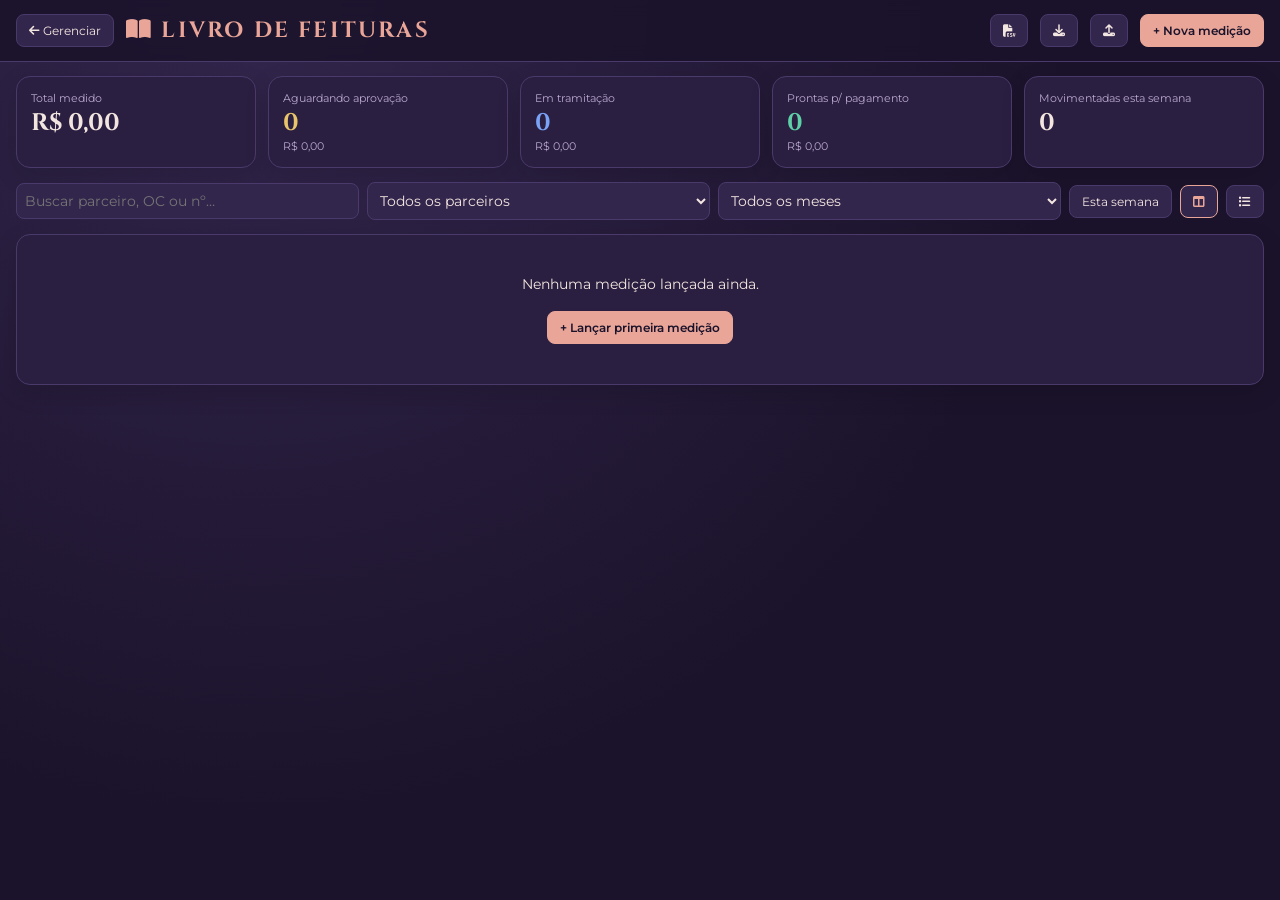
<file: modules/feituras/index.html>
<!DOCTYPE html><html lang="pt-BR" class="dark"><head><meta charset="UTF-8"><meta name="viewport" content="width=device-width,initial-scale=1,viewport-fit=cover"><title>Livro de Feituras</title>
<link href="https://fonts.googleapis.com/css2?family=Cinzel:wght@600;700&family=Montserrat:wght@400;500;600&display=swap" rel="stylesheet">
<link rel="stylesheet" href="https://cdnjs.cloudflare.com/ajax/libs/font-awesome/6.4.0/css/all.min.css">
<link rel="stylesheet" href="../../css/feituras.css"></head><body>
<header><button class="btn" onclick="parent.closeCtoniaMedicoes&&parent.closeCtoniaMedicoes()"><i class="fa-solid fa-arrow-left"></i> Gerenciar</button><h1><i class="fa-solid fa-book-open"></i> Livro de Feituras</h1><button class="btn" onclick="expCSV()" title="Exportar planilha (CSV)"><i class="fa-solid fa-file-csv"></i></button><button class="btn" onclick="expJSON()" title="Backup (JSON)"><i class="fa-solid fa-download"></i></button><button class="btn" onclick="$('#imp').click()" title="Restaurar backup"><i class="fa-solid fa-upload"></i></button><input type="file" id="imp" accept=".json,application/json" style="display:none" onchange="impJSON(this)"><button class="btn pri" onclick="newMed()">+ Nova medição</button></header>
<div id="app"></div><div id="md" onclick="if(event.target===this)fm()"><div id="mb"></div></div><div id="ts"></div>
<script src="../../js/feituras/app.js"></script></body></html>
</file>
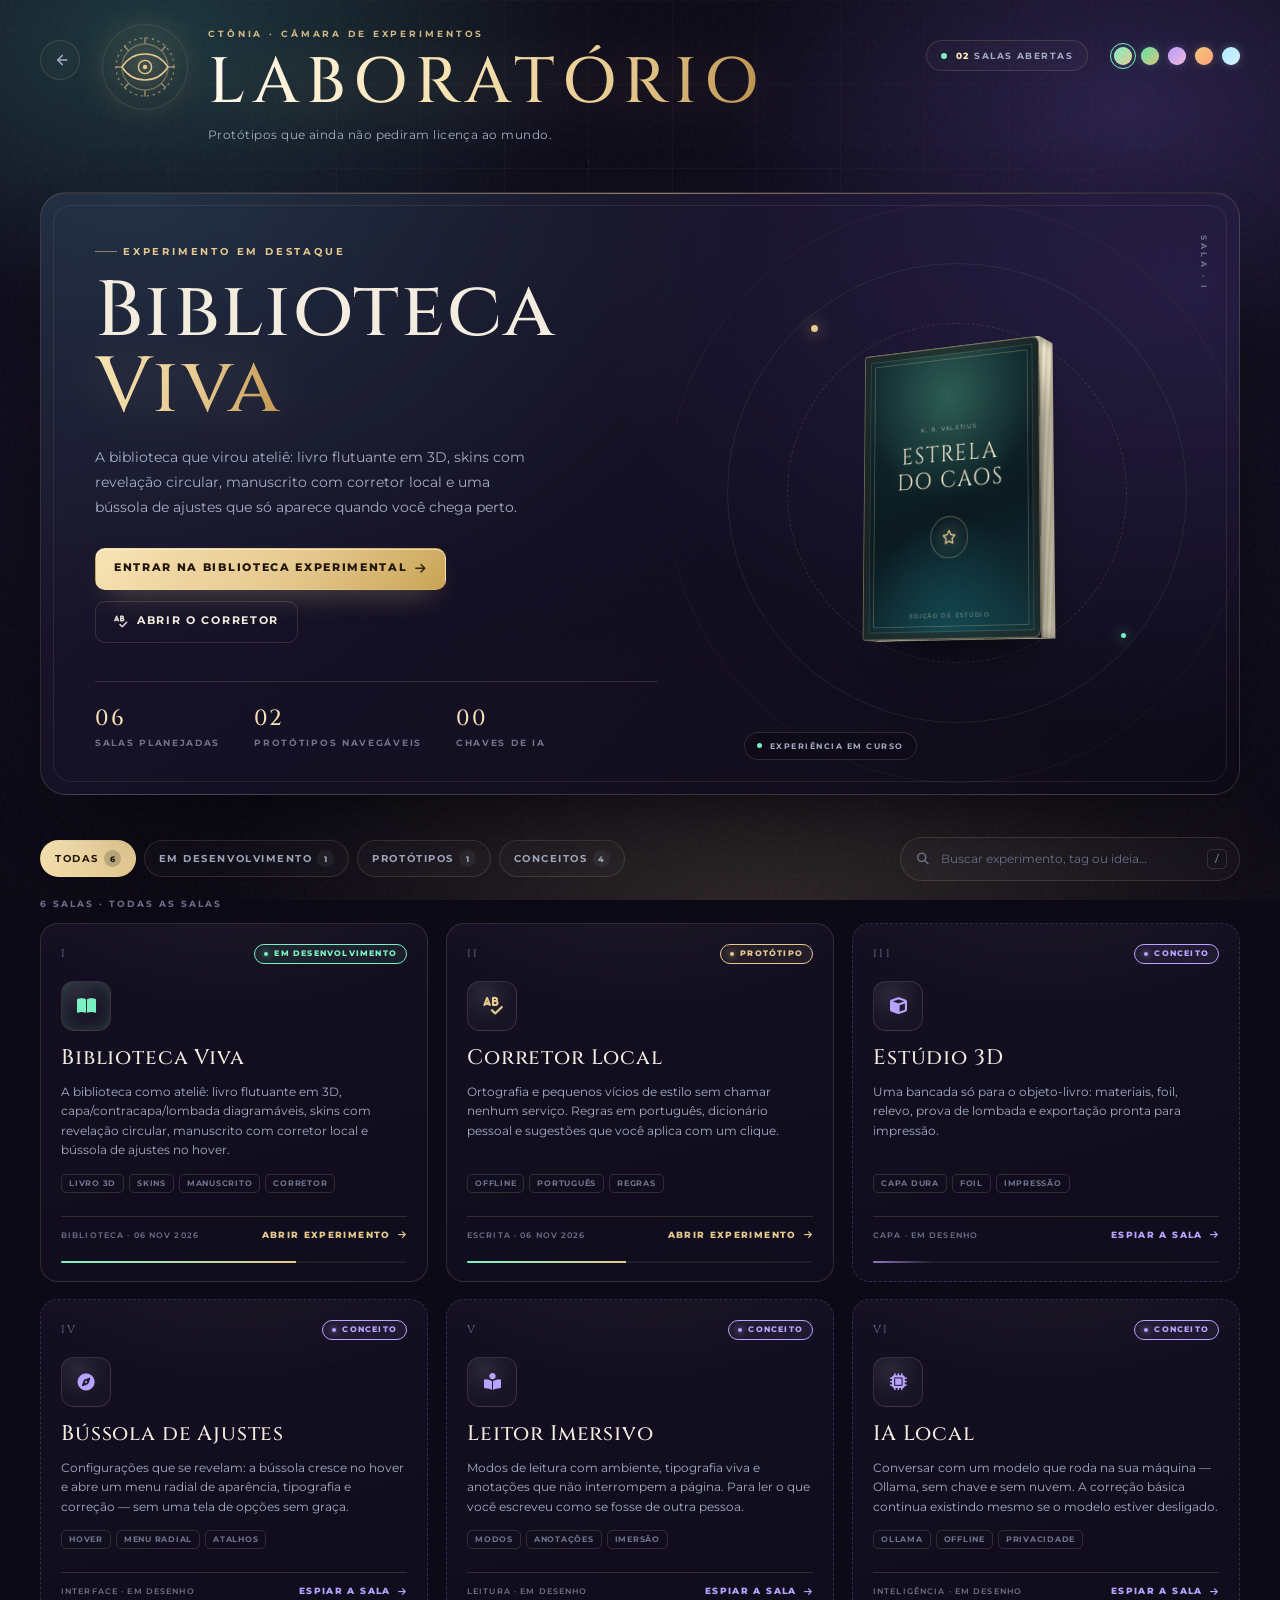
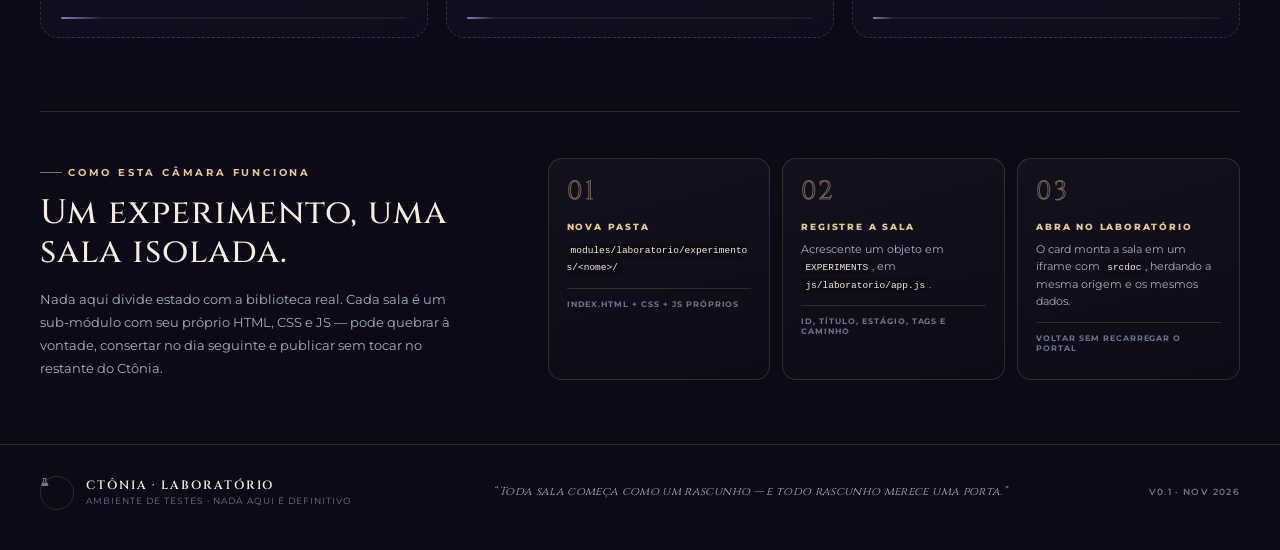
<file: modules/laboratorio/index.html>
<!DOCTYPE html>
<html lang="pt-BR" class="dark">
<head>
<meta charset="UTF-8">
<meta name="viewport" content="width=device-width, initial-scale=1, viewport-fit=cover">
<meta name="theme-color" content="#0d0a17">
<title>Laboratório — Ctônia</title>

<link rel="preconnect" href="https://fonts.googleapis.com">
<link rel="preconnect" href="https://fonts.gstatic.com" crossorigin>
<link href="https://fonts.googleapis.com/css2?family=Cinzel:wght@400;500;600;700&family=Montserrat:ital,wght@0,300;0,400;0,500;0,600;0,700;0,800;1,400;1,500&display=swap" rel="stylesheet">
<link rel="stylesheet" href="https://cdnjs.cloudflare.com/ajax/libs/font-awesome/6.4.0/css/all.min.css">

<link rel="stylesheet" href="../../css/lab-kit.css">
<link rel="stylesheet" href="../../css/laboratorio.css">

<script>
(function () {
  try { var saved = localStorage.getItem('ct-lab-skin'); if (saved) document.documentElement.dataset.skin = saved; } catch (e) {}
  function sync() {
    try {
      var light = !!(parent && parent.document && parent.document.documentElement.classList.contains('light'));
      document.documentElement.classList.toggle('light', light);
      document.documentElement.classList.toggle('dark', !light);
    } catch (e) { /* fora do portal: permanece escuro */ }
  }
  sync();
  try { new MutationObserver(sync).observe(parent.document.documentElement, { attributes: true, attributeFilter: ['class'] }); } catch (e) {}
})();
</script>
</head>
<body class="lab-hub">

<div class="lab-aurora" aria-hidden="true"></div>
<div class="lab-grid-lines" aria-hidden="true"></div>
<div class="lab-dust" aria-hidden="true"></div>
<div class="lk-noise" aria-hidden="true"></div>

<a class="lk-sr-only" href="#lab-grid">Pular para a grade de experimentos</a>

<header class="lab-head">
  <button type="button" class="lk-iconbtn lab-back" id="lab-back" title="Voltar ao portal" aria-label="Voltar ao portal">
    <svg viewBox="0 0 24 24" width="18" height="18" fill="none" stroke="currentColor" stroke-width="2.2" stroke-linecap="round" stroke-linejoin="round" aria-hidden="true"><path d="M15 18 9 12l6-6"/><path d="M9 12h12"/></svg>
  </button>

  <div class="lab-brand">
    <span class="lab-brand__sigil" aria-hidden="true">
      <svg class="lk-sigil" viewBox="0 0 64 64" fill="none" stroke="currentColor" stroke-width="1.4" stroke-linecap="round" stroke-linejoin="round">
        <circle class="lk-sigil__orbit" cx="32" cy="32" r="29" stroke-dasharray="1 5" opacity=".55"/>
        <circle cx="32" cy="32" r="23" opacity=".35"/>
        <path class="lk-sigil__eye" d="M9 32c5.4-8.4 13.3-13 23-13s17.6 4.6 23 13c-5.4 8.4-13.3 13-23 13S14.4 40.4 9 32Z"/>
        <circle cx="32" cy="32" r="6.6"/>
        <circle cx="32" cy="32" r="2.2" fill="currentColor" stroke="none"/>
        <path d="M32 3v5M32 56v5M3 32h5M56 32h5M11.6 11.6l3.6 3.6M48.8 48.8l3.6 3.6M52.4 11.6l-3.6 3.6M15.2 48.8l-3.6 3.6" opacity=".6"/>
      </svg>
    </span>
    <div class="lab-brand__text">
      <span class="lab-brand__eyebrow">Ctônia · câmara de experimentos</span>
      <h1 class="lab-brand__title">Laboratório</h1>
      <p class="lab-brand__sub">Protótipos que ainda não pediram licença ao mundo.</p>
    </div>
  </div>

  <div class="lab-head__aside">
    <div class="lab-live" title="Experimentos navegáveis agora">
      <span class="lab-live__dot" aria-hidden="true"></span>
      <span class="lab-live__text"><b id="lab-active-count">3</b> salas abertas</span>
    </div>
    <div class="lab-skins" role="group" aria-label="Paleta do laboratório">
      <button type="button" class="lab-skin" data-skin="abissal" aria-label="Paleta Abissal" title="Abissal" style="--sw:#7bf0c3;--sw2:#e6c98f"></button>
      <button type="button" class="lab-skin" data-skin="esmeralda" aria-label="Paleta Esmeralda" title="Esmeralda" style="--sw:#5ee6a8;--sw2:#d8c27c"></button>
      <button type="button" class="lab-skin" data-skin="ametista" aria-label="Paleta Ametista" title="Ametista" style="--sw:#b79bff;--sw2:#f0b7d8"></button>
      <button type="button" class="lab-skin" data-skin="ouro" aria-label="Paleta Ouro Velho" title="Ouro Velho" style="--sw:#f0c977;--sw2:#ff9f7a"></button>
      <button type="button" class="lab-skin" data-skin="gelo" aria-label="Paleta Gelo" title="Gelo" style="--sw:#a9e9ff;--sw2:#d8f3ff"></button>
    </div>
  </div>
</header>

<main class="lab-main">

  <section class="lab-hero" aria-labelledby="lab-hero-title">
    <div class="lab-hero__copy">
      <span class="lk-kicker">Experimento em destaque</span>
      <h2 class="lab-hero__title" id="lab-hero-title">Biblioteca <em>Viva</em></h2>
      <p class="lab-hero__lede">A biblioteca que virou ateliê: livro flutuante em 3D, skins com revelação circular, manuscrito com corretor local e uma bússola de ajustes que só aparece quando você chega perto.</p>
      <div class="lab-hero__actions">
        <a class="lk-btn lk-btn--primary" href="#experimento=biblioteca-viva" data-open="biblioteca-viva">
          Entrar na biblioteca experimental
          <i class="fa-solid fa-arrow-right" aria-hidden="true"></i>
        </a>
        <a class="lk-btn lk-btn--ghost" href="#experimento=corretor-local" data-open="corretor-local">
          <i class="fa-solid fa-spell-check" aria-hidden="true"></i>
          Abrir o corretor
        </a>
      </div>
      <ul class="lab-hero__facts">
        <li><b>06</b><span>salas planejadas</span></li>
        <li><b>02</b><span>protótipos navegáveis</span></li>
        <li><b>00</b><span>chaves de IA</span></li>
      </ul>
    </div>

    <div class="lab-hero__art" aria-hidden="true">
      <span class="lab-orbit lab-orbit--a"></span>
      <span class="lab-orbit lab-orbit--b"></span>
      <span class="lab-orbit lab-orbit--c"></span>
      <span class="lab-orbit-dot lab-orbit-dot--a"></span>
      <span class="lab-orbit-dot lab-orbit-dot--b"></span>

      <div class="lab-mini-book">
        <div class="lab-mini-book__face lab-mini-book__back"></div>
        <div class="lab-mini-book__face lab-mini-book__spine"><span>ESTRELA DO CAOS · K.R VALETIUS</span></div>
        <div class="lab-mini-book__face lab-mini-book__pages"></div>
        <div class="lab-mini-book__face lab-mini-book__top"></div>
        <div class="lab-mini-book__face lab-mini-book__bottom"></div>
        <div class="lab-mini-book__face lab-mini-book__front">
          <span class="lab-mini-book__over">K. R. VALETIUS</span>
          <span class="lab-mini-book__title">ESTRELA<br>DO CAOS</span>
          <span class="lab-mini-book__seal"><i class="fa-regular fa-star" aria-hidden="true"></i></span>
          <span class="lab-mini-book__foot">EDIÇÃO DE ESTÚDIO</span>
        </div>
      </div>

      <span class="lab-hero-tag"><span class="lab-hero-tag__dot"></span> experiência em curso</span>
      <span class="lab-hero-note">SALA · I</span>
    </div>
  </section>

  <section class="lab-toolbar" aria-label="Filtros dos experimentos">
    <div class="lab-filters" role="group" aria-label="Filtrar por estágio">
      <button type="button" class="lk-chip lab-filter is-on" data-filter="all">Todas <span class="lab-filter__n">6</span></button>
      <button type="button" class="lk-chip lab-filter" data-filter="dev">Em desenvolvimento <span class="lab-filter__n">1</span></button>
      <button type="button" class="lk-chip lab-filter" data-filter="proto">Protótipos <span class="lab-filter__n">1</span></button>
      <button type="button" class="lk-chip lab-filter" data-filter="concept">Conceitos <span class="lab-filter__n">4</span></button>
    </div>

    <label class="lab-search" for="lab-search">
      <i class="fa-solid fa-magnifying-glass" aria-hidden="true"></i>
      <input id="lab-search" type="search" placeholder="Buscar experimento, tag ou ideia…" autocomplete="off" spellcheck="false">
      <kbd>/</kbd>
    </label>
  </section>

  <p class="lab-count" id="lab-count" aria-live="polite">6 salas · todas</p>

  <section class="lab-grid" id="lab-grid" aria-label="Experimentos do laboratório"></section>

  <section class="lab-empty" id="lab-empty" hidden>
    <span class="lab-empty__sigil" aria-hidden="true"><i class="fa-solid fa-flask-vial"></i></span>
    <h2>Nenhuma sala com esse nome.</h2>
    <p>Tente outro termo — ou abra a <button type="button" class="lab-link" data-open="biblioteca-viva">Biblioteca Viva</button>, que está sempre acesa.</p>
  </section>

  <section class="lab-blueprint" aria-labelledby="lab-blueprint-title">
    <div class="lab-blueprint__head">
      <span class="lk-kicker">Como esta câmara funciona</span>
      <h2 id="lab-blueprint-title">Um experimento, uma sala isolada.</h2>
      <p>Nada aqui divide estado com a biblioteca real. Cada sala é um sub-módulo com seu próprio HTML, CSS e JS — pode quebrar à vontade, consertar no dia seguinte e publicar sem tocar no restante do Ctônia.</p>
    </div>
    <ol class="lab-steps">
      <li class="lab-step">
        <span class="lab-step__n">01</span>
        <h3>Nova pasta</h3>
        <p><code>modules/laboratorio/experimentos/&lt;nome&gt;/</code></p>
        <span class="lab-step__hint">index.html + css + js próprios</span>
      </li>
      <li class="lab-step">
        <span class="lab-step__n">02</span>
        <h3>Registre a sala</h3>
        <p>Acrescente um objeto em <code>EXPERIMENTS</code>, em <code>js/laboratorio/app.js</code>.</p>
        <span class="lab-step__hint">id, título, estágio, tags e caminho</span>
      </li>
      <li class="lab-step">
        <span class="lab-step__n">03</span>
        <h3>Abra no laboratório</h3>
        <p>O card monta a sala em um iframe com <code>srcdoc</code>, herdando a mesma origem e os mesmos dados.</p>
        <span class="lab-step__hint">voltar sem recarregar o portal</span>
      </li>
    </ol>
  </section>

</main>

<footer class="lab-foot">
  <div class="lab-foot__brand">
    <span class="lab-foot__mark" aria-hidden="true"><i class="fa-solid fa-flask"></i></span>
    <div>
      <b>Ctônia · Laboratório</b>
      <span>ambiente de testes · nada aqui é definitivo</span>
    </div>
  </div>
  <p class="lab-foot__quote">“Toda sala começa como um rascunho — e todo rascunho merece uma porta.”</p>
  <span class="lab-foot__ver">v0.1 · nov 2026</span>
</footer>

<!-- Sala em execução -->
<div class="lab-runner" id="lab-runner" hidden>
  <iframe class="lab-runner__frame" id="lab-runner-frame" title="Experimento em execução" allow="fullscreen; clipboard-write"></iframe>

  <div class="lab-runner__loading" id="lab-runner-loading">
    <div class="lab-runner__sigil">
      <svg class="lk-sigil" viewBox="0 0 64 64" fill="none" stroke="currentColor" stroke-width="1.3" stroke-linecap="round" stroke-linejoin="round" aria-hidden="true">
        <circle class="lk-sigil__orbit" cx="32" cy="32" r="29" stroke-dasharray="1 5"/>
        <circle cx="32" cy="32" r="21" opacity=".4"/>
        <path d="M12 32c4.7-7.3 11.6-11.3 20-11.3S47.3 24.7 52 32c-4.7 7.3-11.6 11.3-20 11.3S16.7 39.3 12 32Z"/>
        <circle cx="32" cy="32" r="5.5"/>
        <circle cx="32" cy="32" r="1.8" fill="currentColor" stroke="none"/>
      </svg>
    </div>
    <p class="lab-runner__label">Acendendo a sala</p>
    <p class="lab-runner__name" id="lab-runner-name">Biblioteca Viva</p>
    <div class="lab-runner__bar"><i></i></div>
    <button type="button" class="lk-btn lk-btn--ghost lk-btn--sm lab-runner__cancel" id="lab-runner-cancel">Cancelar</button>
  </div>

  <div class="lab-runner__error" id="lab-runner-error" hidden>
    <span class="lab-runner__erroricon" aria-hidden="true"><i class="fa-solid fa-triangle-exclamation"></i></span>
    <h2>A sala não acendeu.</h2>
    <p id="lab-runner-error-msg">O arquivo do experimento não foi encontrado.</p>
    <div class="lab-runner__erroractions">
      <button type="button" class="lk-btn lk-btn--primary" id="lab-runner-retry">Tentar de novo</button>
      <button type="button" class="lk-btn lk-btn--ghost" id="lab-runner-exit">Voltar ao laboratório</button>
    </div>
  </div>
</div>

<div class="lk-toast" id="lab-toast" role="status" aria-live="polite"><i class="fa-solid fa-circle-info"></i><span></span></div>

<script src="../../js/laboratorio/app.js"></script>
</body>
</html>
</file>
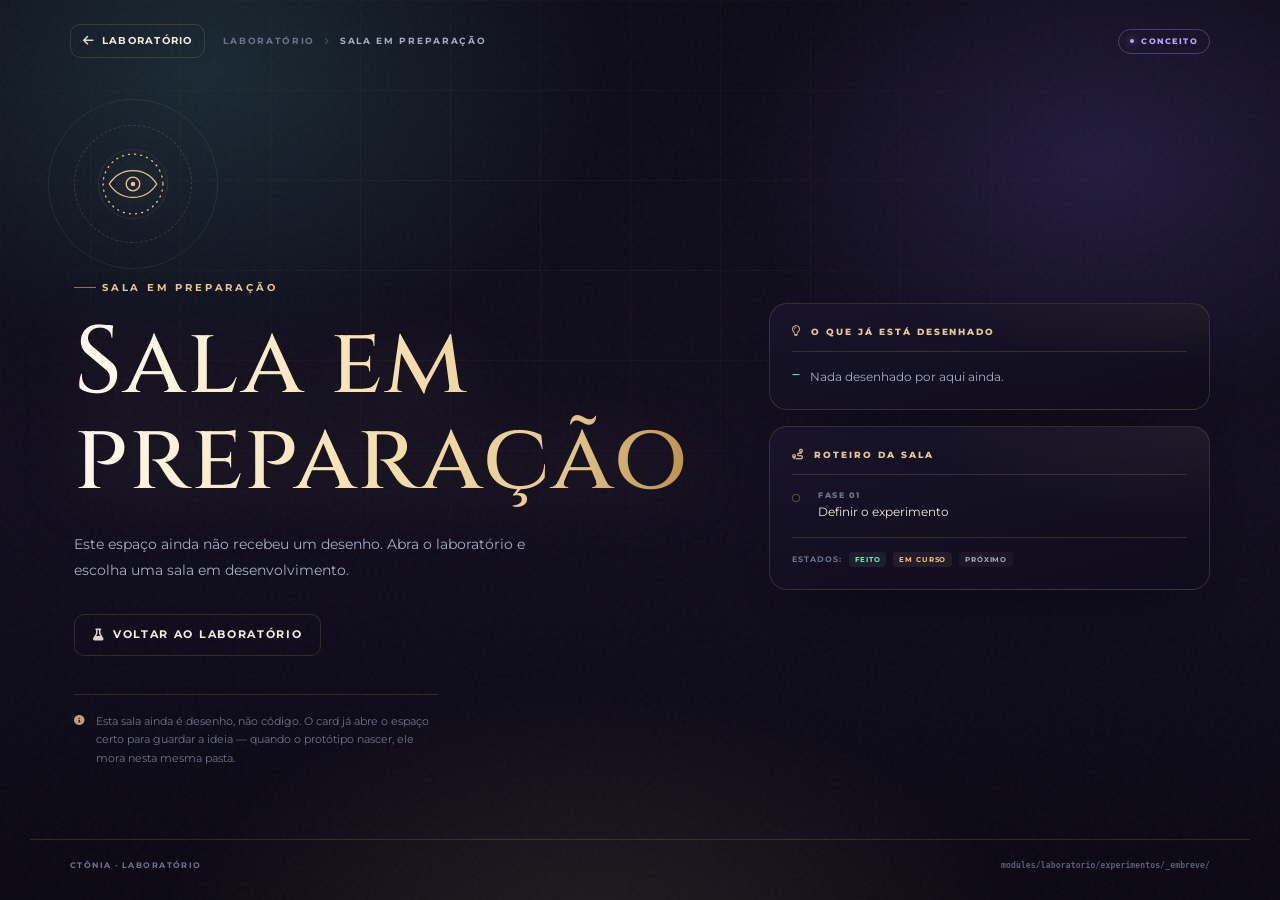
<file: modules/laboratorio/experimentos/_embreve/index.html>
<!DOCTYPE html>
<html lang="pt-BR" class="dark">
<head>
<meta charset="UTF-8">
<meta name="viewport" content="width=device-width, initial-scale=1, viewport-fit=cover">
<meta name="theme-color" content="#0d0a17">
<title>Sala em preparação — Laboratório Ctônia</title>

<link rel="preconnect" href="https://fonts.googleapis.com">
<link rel="preconnect" href="https://fonts.gstatic.com" crossorigin>
<link href="https://fonts.googleapis.com/css2?family=Cinzel:wght@400;500;600;700&family=Montserrat:ital,wght@0,300;0,400;0,500;0,600;0,700;0,800;1,400&display=swap" rel="stylesheet">
<link rel="stylesheet" href="https://cdnjs.cloudflare.com/ajax/libs/font-awesome/6.4.0/css/all.min.css">

<link rel="stylesheet" href="../../../../css/lab-kit.css">
<link rel="stylesheet" href="../../../../css/laboratorio-embreve.css">
</head>
<body class="soon">

<div class="soon-aura" aria-hidden="true"></div>
<div class="soon-grid" aria-hidden="true"></div>
<div class="lk-noise" aria-hidden="true"></div>

<header class="soon-head">
  <button type="button" class="lk-btn lk-btn--ghost lk-btn--sm" onclick="labBack()">
    <i class="fa-solid fa-arrow-left" aria-hidden="true"></i>
    Laboratório
  </button>
  <span class="soon-head__crumb">Laboratório <i class="fa-solid fa-angle-right" aria-hidden="true"></i> <b id="soon-crumb">Sala em preparação</b></span>
  <span class="soon-head__chip"><span class="soon-head__dot"></span> conceito</span>
</header>

<main class="soon-main">
  <section class="soon-hero">
    <div class="soon-sigil" aria-hidden="true">
      <span class="soon-sigil__ring soon-sigil__ring--a"></span>
      <span class="soon-sigil__ring soon-sigil__ring--b"></span>
      <span class="soon-sigil__ring soon-sigil__ring--c"></span>
      <svg class="lk-sigil" viewBox="0 0 64 64" fill="none" stroke="currentColor" stroke-width="1.3" stroke-linecap="round" stroke-linejoin="round">
        <circle class="lk-sigil__orbit" cx="32" cy="32" r="29" stroke-dasharray="1 5"/>
        <path class="lk-sigil__eye" d="M9 32c5.4-8.4 13.3-13 23-13s17.6 4.6 23 13c-5.4 8.4-13.3 13-23 13S14.4 40.4 9 32Z"/>
        <circle cx="32" cy="32" r="6.6"/>
        <circle cx="32" cy="32" r="2.2" fill="currentColor" stroke="none"/>
      </svg>
    </div>

    <span class="lk-kicker" id="soon-kicker">Sala em preparação</span>
    <h1 class="soon-title" id="soon-title">Estúdio 3D</h1>
    <p class="soon-lede" id="soon-desc"></p>

    <div class="soon-actions">
      <button type="button" class="lk-btn lk-btn--primary" id="soon-from" hidden>
        <i class="fa-solid fa-arrow-right" aria-hidden="true"></i>
        <span>Ver a sala que já existe</span>
      </button>
      <button type="button" class="lk-btn lk-btn--ghost" onclick="labBack()">
        <i class="fa-solid fa-flask" aria-hidden="true"></i>
        Voltar ao laboratório
      </button>
    </div>

    <p class="soon-note">
      <i class="fa-solid fa-circle-info" aria-hidden="true"></i>
      Esta sala ainda é desenho, não código. O card já abre o espaço certo para guardar a ideia — quando o protótipo nascer, ele mora nesta mesma pasta.
    </p>
  </section>

  <aside class="soon-aside">
    <section class="soon-card">
      <h2><i class="fa-regular fa-lightbulb" aria-hidden="true"></i> O que já está desenhado</h2>
      <ul class="soon-features" id="soon-features"></ul>
    </section>

    <section class="soon-card">
      <h2><i class="fa-solid fa-route" aria-hidden="true"></i> Roteiro da sala</h2>
      <ol class="soon-roadmap" id="soon-roadmap"></ol>
      <p class="soon-card__foot">Estados: <span class="soon-state soon-state--done">feito</span> <span class="soon-state soon-state--doing">em curso</span> <span class="soon-state soon-state--next">próximo</span></p>
    </section>
  </aside>
</main>

<footer class="soon-foot">
  <span>Ctônia · Laboratório</span>
  <span id="soon-path">modules/laboratorio/experimentos/_embreve/</span>
</footer>

<div class="lk-toast" id="lab-toast" role="status" aria-live="polite"><i class="fa-solid fa-circle-info"></i><span></span></div>

<script src="../../../../js/laboratorio/embreve.js"></script>
</body>
</html>
</file>
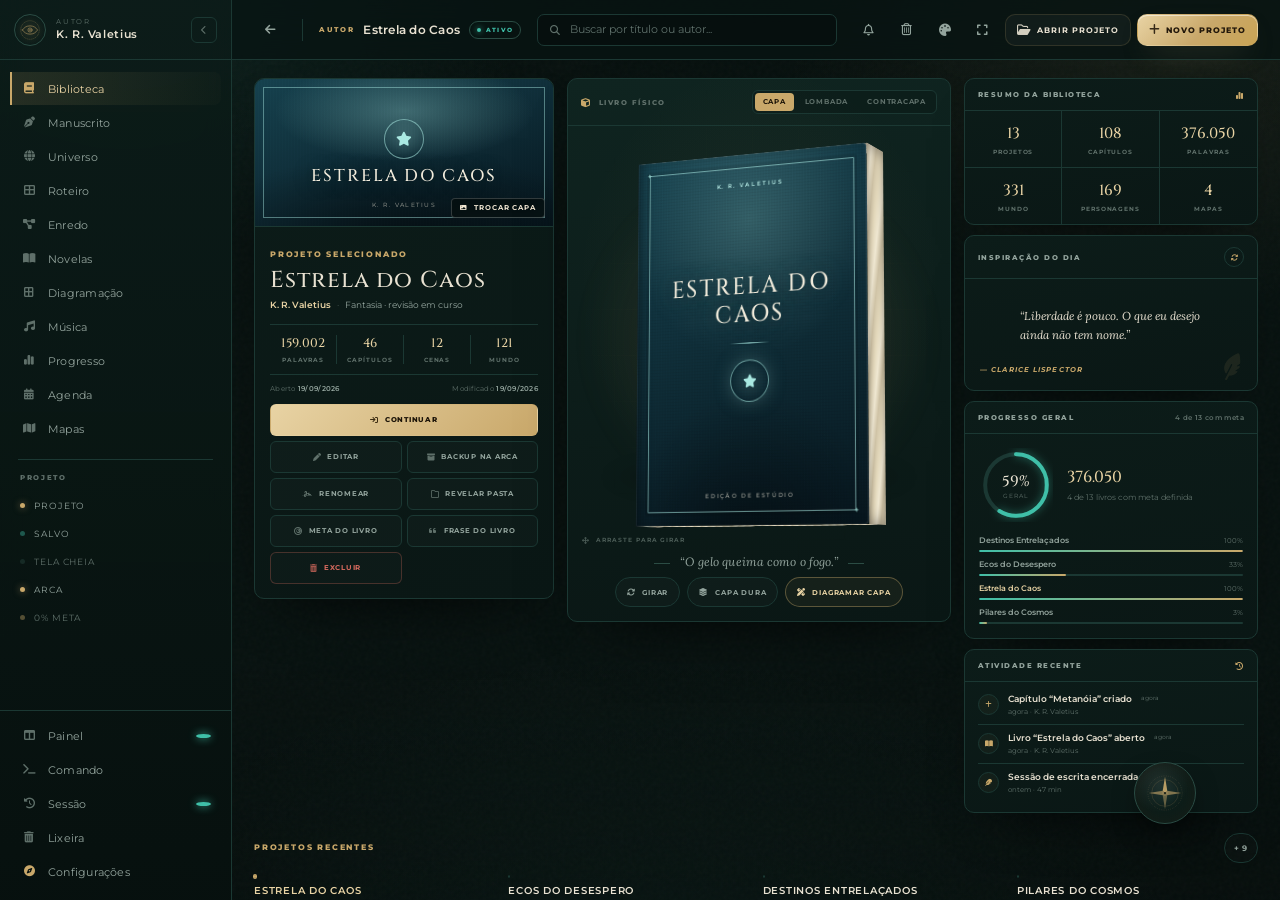
<file: modules/laboratorio/experimentos/biblioteca-viva/index.html>
<!DOCTYPE html>
<html lang="pt-BR" class="dark">
<head>
<meta charset="UTF-8">
<meta name="viewport" content="width=device-width, initial-scale=1, viewport-fit=cover">
<meta name="theme-color" content="#07110f">
<title>Biblioteca Viva — Laboratório Ctônia</title>

<link rel="preconnect" href="https://fonts.googleapis.com">
<link rel="preconnect" href="https://fonts.gstatic.com" crossorigin>
<link href="https://fonts.googleapis.com/css2?family=Cinzel:wght@400;500;600;700&family=Montserrat:ital,wght@0,300;0,400;0,500;0,600;0,700;0,800;1,400&family=Lora:ital,wght@0,400;0,500;0,600;1,400;1,500&display=swap" rel="stylesheet">
<link rel="stylesheet" href="https://cdnjs.cloudflare.com/ajax/libs/font-awesome/6.4.0/css/all.min.css">

<link rel="stylesheet" href="../../../../css/lab-kit.css">
<link rel="stylesheet" href="../../../../css/biblioteca-viva.css">
<script>
try {
  var bvSkin = localStorage.getItem('ct-lab-bv-skin');
  if (bvSkin) document.documentElement.setAttribute('data-bv-skin', bvSkin);
  var bvPrefs = localStorage.getItem('ct-lab-bv-prefs');
} catch (e) {}
</script>
</head>
<body class="bv" data-bv-skin="abissal">

<div class="bv-ambient" aria-hidden="true">
  <span class="bv-ambient__aurora"></span>
  <span class="bv-ambient__veil"></span>
  <span class="lk-noise"></span>
</div>

<div class="bv-app" id="bv-app">

  <!-- ===================================================== trilho esquerdo -->
  <aside class="bv-rail" id="bv-rail" aria-label="Navegação da biblioteca">
    <div class="bv-rail__head">
      <span class="bv-rail__sigil" aria-hidden="true">
        <svg viewBox="0 0 64 64" fill="none" stroke="currentColor" stroke-width="1.5" stroke-linecap="round" stroke-linejoin="round">
          <circle cx="32" cy="32" r="27" stroke-dasharray="1 5" opacity=".6"/>
          <path d="M10 32c5-7.8 12.3-12 22-12s17 4.2 22 12c-5 7.8-12.3 12-22 12S15 39.8 10 32Z"/>
          <circle cx="32" cy="32" r="6"/>
          <circle cx="32" cy="32" r="2" fill="currentColor" stroke="none"/>
        </svg>
      </span>
      <div class="bv-rail__id">
        <span>AUTOR</span>
        <b>K. R. Valetius</b>
      </div>
      <button type="button" class="bv-rail__collapse" id="bv-rail-toggle" title="Recolher menu" aria-label="Recolher menu" aria-expanded="true">
        <i class="fa-solid fa-chevron-left" aria-hidden="true"></i>
      </button>
    </div>

    <div class="bv-rail__body">
      <nav class="bv-nav" aria-label="Seções">
        <button type="button" class="bv-nav__item is-on" data-view="library"><i class="fa-solid fa-book" aria-hidden="true"></i><span>Biblioteca</span></button>
        <button type="button" class="bv-nav__item" data-view="manuscript"><i class="fa-solid fa-pen-nib" aria-hidden="true"></i><span>Manuscrito</span></button>
        <button type="button" class="bv-nav__item" data-soon="Universo"><i class="fa-solid fa-globe" aria-hidden="true"></i><span>Universo</span></button>
        <button type="button" class="bv-nav__item" data-soon="Roteiro"><i class="fa-solid fa-table-cells-large" aria-hidden="true"></i><span>Roteiro</span></button>
        <button type="button" class="bv-nav__item" data-soon="Enredo"><i class="fa-solid fa-diagram-project" aria-hidden="true"></i><span>Enredo</span></button>
        <button type="button" class="bv-nav__item" data-soon="Novelas"><i class="fa-solid fa-book-open" aria-hidden="true"></i><span>Novelas</span></button>
        <button type="button" class="bv-nav__item" data-soon="Diagramação"><i class="fa-solid fa-border-all" aria-hidden="true"></i><span>Diagramação</span></button>
        <button type="button" class="bv-nav__item" data-soon="Música"><i class="fa-solid fa-music" aria-hidden="true"></i><span>Música</span></button>
        <button type="button" class="bv-nav__item" data-soon="Progresso"><i class="fa-solid fa-chart-simple" aria-hidden="true"></i><span>Progresso</span></button>
        <button type="button" class="bv-nav__item" data-soon="Agenda"><i class="fa-solid fa-calendar-days" aria-hidden="true"></i><span>Agenda</span></button>
        <button type="button" class="bv-nav__item" data-soon="Mapas"><i class="fa-solid fa-map" aria-hidden="true"></i><span>Mapas</span></button>
      </nav>

      <div class="bv-rail__sep"></div>

      <div class="bv-rail__group">
        <span class="bv-rail__label">Projeto</span>
        <button type="button" class="bv-toggle is-on" data-toggle="projeto"><i class="bv-dot bv-dot--gold"></i><span>Projeto</span></button>
        <button type="button" class="bv-toggle is-on" data-toggle="salvo"><i class="bv-dot bv-dot--teal"></i><span>Salvo</span></button>
        <button type="button" class="bv-toggle" data-toggle="fullscreen"><i class="bv-dot bv-dot--plain"></i><span>Tela cheia</span></button>
        <button type="button" class="bv-toggle is-on" data-toggle="arca"><i class="bv-dot bv-dot--gold"></i><span>Arca</span></button>
        <button type="button" class="bv-toggle" data-toggle="goal" id="bv-rail-goal"><i class="bv-dot bv-dot--plain"></i><span id="bv-goal-label">0% meta</span></button>
      </div>
    </div>

    <div class="bv-rail__foot">
      <button type="button" class="bv-nav__item" data-soon="Painel"><i class="fa-solid fa-table-columns" aria-hidden="true"></i><span>Painel</span><i class="bv-live-dot" aria-hidden="true"></i></button>
      <button type="button" class="bv-nav__item" data-soon="Comando"><i class="fa-solid fa-terminal" aria-hidden="true"></i><span>Comando</span></button>
      <button type="button" class="bv-nav__item" data-soon="Sessão"><i class="fa-solid fa-clock-rotate-left" aria-hidden="true"></i><span>Sessão</span><i class="bv-live-dot" aria-hidden="true"></i></button>
      <button type="button" class="bv-nav__item" data-soon="Lixeira"><i class="fa-solid fa-trash-can" aria-hidden="true"></i><span>Lixeira</span></button>
      <button type="button" class="bv-nav__item bv-nav__item--compass" data-settings="aparencia"><i class="fa-solid fa-compass" aria-hidden="true"></i><span>Configurações</span></button>
    </div>
  </aside>

  <!-- ===================================================== área de trabalho -->
  <div class="bv-workspace">
    <header class="bv-topbar">
      <button type="button" class="bv-iconbtn bv-labback" id="bv-lab-back" title="Voltar ao Laboratório" aria-label="Voltar ao Laboratório">
        <i class="fa-solid fa-arrow-left" aria-hidden="true"></i>
      </button>
      <span class="bv-topbar__rule" aria-hidden="true"></span>
      <div class="bv-topbar__id">
        <span class="bv-topbar__author">AUTOR</span>
        <b id="bv-top-project">Estrela do Caos</b>
        <span class="bv-topbar__status"><i aria-hidden="true"></i> ATIVO</span>
      </div>

      <label class="bv-search" for="bv-search">
        <i class="fa-solid fa-magnifying-glass" aria-hidden="true"></i>
        <input id="bv-search" type="search" placeholder="Buscar por título ou autor..." autocomplete="off" spellcheck="false">
      </label>

      <div class="bv-topbar__actions">
        <button type="button" class="bv-iconbtn" data-soon="Notificações" title="Notificações" aria-label="Notificações"><i class="fa-regular fa-bell" aria-hidden="true"></i></button>
        <button type="button" class="bv-iconbtn" data-soon="Lixeira" title="Lixeira" aria-label="Lixeira"><i class="fa-regular fa-trash-can" aria-hidden="true"></i></button>
        <button type="button" class="bv-iconbtn" id="bv-skins-btn" title="Trocar skin" aria-label="Trocar skin"><i class="fa-solid fa-palette" aria-hidden="true"></i></button>
        <button type="button" class="bv-iconbtn" id="bv-fullscreen" title="Tela cheia" aria-label="Tela cheia"><i class="fa-solid fa-expand" aria-hidden="true"></i></button>
        <button type="button" class="lk-btn lk-btn--sm" id="bv-open-project" aria-label="Abrir projeto"><i class="fa-regular fa-folder-open" aria-hidden="true"></i> <span>Abrir projeto</span></button>
        <button type="button" class="lk-btn lk-btn--primary lk-btn--sm" id="bv-new-project" aria-label="Novo projeto"><i class="fa-solid fa-plus" aria-hidden="true"></i> <span>Novo projeto</span></button>
      </div>
    </header>

    <main class="bv-main">

      <!-- ================================================== BIBLIOTECA -->
      <section class="bv-view bv-view--library is-on" id="bv-view-library" aria-label="Biblioteca">

        <div class="bv-hero">
          <!-- projeto selecionado -->
          <section class="bv-project-panel" aria-labelledby="bv-project-title">
            <div class="bv-project-cover" id="bv-project-cover">
              <div class="bv-mini bv-mini--project" id="bv-project-mini">
                <span class="bv-mini__glyph" aria-hidden="true"><i class="fa-regular fa-star"></i></span>
                <span class="bv-mini__title" id="bv-mini-title">ESTRELA<br>DO CAOS</span>
                <span class="bv-mini__author" id="bv-mini-author">K. R. VALETIUS</span>
              </div>
              <button type="button" class="bv-project-cover__change" id="bv-change-cover">
                <i class="fa-solid fa-image" aria-hidden="true"></i> Trocar capa
              </button>
            </div>

            <div class="bv-project-body">
              <span class="bv-eyebrow">Projeto selecionado</span>
              <h2 class="bv-project-title" id="bv-project-title">Estrela do Caos</h2>
              <p class="bv-project-author"><b id="bv-project-author">K. R. Valetius</b><span>·</span><span id="bv-project-subtitle">Estrela do Caos.autora</span></p>

              <div class="bv-project-stats" id="bv-project-stats">
                <div><b id="bv-stat-words">159.002</b><span>Palavras</span></div>
                <div><b id="bv-stat-chapters">46</b><span>Capítulos</span></div>
                <div><b id="bv-stat-scenes">12</b><span>Cenas</span></div>
                <div><b id="bv-stat-world">121</b><span>Mundo</span></div>
              </div>

              <div class="bv-project-dates">
                <span>Aberto <b id="bv-date-open">19/09/2026</b></span>
                <span>Modificado <b id="bv-date-modified">19/09/2026</b></span>
              </div>

              <div class="bv-project-actions">
                <button type="button" class="bv-action bv-action--primary" id="bv-continue"><i class="fa-solid fa-arrow-right-to-bracket" aria-hidden="true"></i> Continuar</button>
                <button type="button" class="bv-action" id="bv-edit"><i class="fa-solid fa-pen" aria-hidden="true"></i> Editar</button>
                <button type="button" class="bv-action" id="bv-backup-project"><i class="fa-solid fa-box-archive" aria-hidden="true"></i> Backup na arca</button>
                <button type="button" class="bv-action" id="bv-rename"><i class="fa-solid fa-signature" aria-hidden="true"></i> Renomear</button>
                <button type="button" class="bv-action" data-soon="Revelar pasta"><i class="fa-regular fa-folder" aria-hidden="true"></i> Revelar pasta</button>
                <button type="button" class="bv-action" id="bv-goal"><i class="fa-solid fa-bullseye" aria-hidden="true"></i> Meta do livro</button>
                <button type="button" class="bv-action" id="bv-quote-edit"><i class="fa-solid fa-quote-left" aria-hidden="true"></i> Frase do livro</button>
                <button type="button" class="bv-action bv-action--danger" id="bv-delete"><i class="fa-solid fa-trash-can" aria-hidden="true"></i> Excluir</button>
              </div>
            </div>
          </section>

          <!-- livro 3D -->
          <section class="bv-stage" aria-label="Livro em 3D">
            <div class="bv-stage__top">
              <span class="bv-stage__label"><i class="fa-solid fa-cube" aria-hidden="true"></i> Livro físico</span>
              <div class="bv-face-switch" role="group" aria-label="Face do livro">
                <button type="button" class="bv-facebtn is-on" data-face="front">Capa</button>
                <button type="button" class="bv-facebtn" data-face="spine">Lombada</button>
                <button type="button" class="bv-facebtn" data-face="back">Contracapa</button>
              </div>
            </div>

            <div class="bv-scene" id="bv-scene">
              <span class="bv-scene__halo" aria-hidden="true"></span>
              <span class="bv-scene__floor" aria-hidden="true"></span>

              <div class="bv-book-float">
                <div class="bv-book" id="bv-book">
                  <div class="bv-face bv-face--back">
                    <div class="bv-backcover">
                      <span class="bv-backcover__label">Sinopse</span>
                      <p class="bv-backcover__text" id="bv-synopsis">Uma estrela caiu onde ninguém ousava olhar. O gelo guardou o nome dela por séculos — até o dia em que uma princesa sem coroa decidiu atravessá-lo.</p>
                      <span class="bv-backcover__quote" id="bv-backquote">“O gelo queima como o fogo.”</span>
                      <span class="bv-backcover__isbn" id="bv-isbn">978-65-0000-000-0</span>
                    </div>
                  </div>

                  <div class="bv-face bv-face--spine">
                    <span class="bv-spine__mark" aria-hidden="true">✦</span>
                    <span class="bv-spine__text" id="bv-spine-text">ESTRELA DO CAOS</span>
                    <span class="bv-spine__author" id="bv-spine-author">K. R. VALETIUS</span>
                    <span class="bv-spine__mark" aria-hidden="true">✦</span>
                  </div>

                  <div class="bv-face bv-face--pages" aria-hidden="true"></div>
                  <div class="bv-face bv-face--top" aria-hidden="true"></div>
                  <div class="bv-face bv-face--bottom" aria-hidden="true"></div>

                  <div class="bv-face bv-face--front">
                    <div class="bv-cover" id="bv-cover">
                      <span class="bv-cover__frame" aria-hidden="true"></span>
                      <span class="bv-cover__over" id="bv-cover-over">K. R. VALETIUS</span>
                      <span class="bv-cover__title" id="bv-cover-title">ESTRELA DO CAOS</span>
                      <span class="bv-cover__rule" aria-hidden="true"></span>
                      <span class="bv-cover__seal" id="bv-cover-seal" aria-hidden="true"><i class="fa-regular fa-star"></i></span>
                      <span class="bv-cover__foot" id="bv-cover-foot">EDIÇÃO DE ESTÚDIO</span>
                    </div>
                  </div>
                </div>
              </div>

              <span class="bv-scene__hint"><i class="fa-solid fa-arrows-up-down-left-right" aria-hidden="true"></i> arraste para girar</span>
            </div>

            <p class="bv-quote">“<span id="bv-quote">O gelo queima como o fogo.</span>”</p>

            <div class="bv-stage__actions">
              <button type="button" class="bv-chipbtn" id="bv-spin"><i class="fa-solid fa-rotate" aria-hidden="true"></i> Girar</button>
              <button type="button" class="bv-chipbtn" id="bv-hardcover"><i class="fa-solid fa-layer-group" aria-hidden="true"></i> Capa dura</button>
              <button type="button" class="bv-chipbtn bv-chipbtn--gold" id="bv-cover-editor"><i class="fa-solid fa-pen-ruler" aria-hidden="true"></i> Diagramar capa</button>
            </div>
          </section>

          <!-- coluna direita -->
          <aside class="bv-side" aria-label="Painéis da biblioteca">
            <section class="bv-panel">
              <header class="bv-panel__head"><span>Resumo da biblioteca</span><i class="fa-solid fa-chart-simple" aria-hidden="true"></i></header>
              <div class="bv-summary" id="bv-summary"></div>
            </section>

            <section class="bv-panel bv-panel--inspira">
              <header class="bv-panel__head">
                <span>Inspiração do dia</span>
                <button type="button" class="bv-panel__mini" id="bv-new-quote" title="Outra frase" aria-label="Outra frase"><i class="fa-solid fa-arrows-rotate" aria-hidden="true"></i></button>
              </header>
              <blockquote class="bv-daily" id="bv-daily-quote">“Liberdade é pouco. O que eu desejo ainda não tem nome.”</blockquote>
              <cite class="bv-daily__author" id="bv-daily-author">— Clarice Lispector</cite>
              <i class="fa-solid fa-feather-pointed bv-daily__feather" aria-hidden="true"></i>
            </section>

            <section class="bv-panel">
              <header class="bv-panel__head"><span>Progresso geral</span><span class="bv-panel__meta" id="bv-progress-meta">4 de 13 com meta</span></header>
              <div class="bv-progress" id="bv-progress">
                <div class="bv-ring">
                  <svg viewBox="0 0 84 84" aria-hidden="true">
                    <circle cx="42" cy="42" r="35" class="bv-ring__track"></circle>
                    <circle cx="42" cy="42" r="35" class="bv-ring__fill" id="bv-ring-fill"></circle>
                  </svg>
                  <span class="bv-ring__label"><b id="bv-ring-value">59%</b><span>geral</span></span>
                </div>
                <div class="bv-progress__copy">
                  <b id="bv-progress-words">376.050</b>
                  <span id="bv-progress-sub">4 de 13 livros com meta definida</span>
                </div>
              </div>
              <ul class="bv-bars" id="bv-bars"></ul>
            </section>

            <section class="bv-panel">
              <header class="bv-panel__head"><span>Atividade recente</span><i class="fa-solid fa-clock-rotate-left" aria-hidden="true"></i></header>
              <ul class="bv-activity" id="bv-activity"></ul>
            </section>
          </aside>
        </div>

        <!-- recentes -->
        <section class="bv-recent" aria-labelledby="bv-recent-title">
          <header class="bv-recent__head">
            <h2 class="bv-eyebrow" id="bv-recent-title">Projetos recentes</h2>
            <button type="button" class="bv-recent__all" id="bv-all-projects" aria-label="Ver todos os projetos"><span id="bv-others-count">+ 9</span></button>
          </header>
          <div class="bv-recent__grid" id="bv-recent-grid"></div>
        </section>
      </section>

      <!-- ================================================== MANUSCRITO -->
      <section class="bv-view bv-view--manuscript" id="bv-view-manuscript" aria-label="Manuscrito" hidden>
        <div class="bv-ms">
          <header class="bv-ms__top">
            <button type="button" class="bv-backbtn" id="bv-ms-back"><i class="fa-solid fa-arrow-left" aria-hidden="true"></i> Biblioteca</button>
            <div class="bv-ms__id">
              <span class="bv-eyebrow">Manuscrito</span>
              <b id="bv-ms-project">Estrela do Caos</b>
            </div>
            <div class="bv-ms__actions">
              <span class="bv-save" id="bv-save-state"><i class="fa-solid fa-circle-check" aria-hidden="true"></i> salvo</span>
              <button type="button" class="lk-btn lk-btn--sm" id="bv-ms-export" aria-label="Exportar capítulo em TXT"><i class="fa-solid fa-file-arrow-down" aria-hidden="true"></i> <span>Exportar .txt</span></button>
              <button type="button" class="lk-btn lk-btn--primary lk-btn--sm" id="bv-ms-review" aria-label="Revisar capítulo"><i class="fa-solid fa-wand-magic-sparkles" aria-hidden="true"></i> <span>Revisar capítulo</span></button>
            </div>
          </header>

          <div class="bv-ms__body">
            <!-- capítulos -->
            <aside class="bv-chapters" aria-label="Capítulos">
              <div class="bv-chapters__head">
                <span>Capítulos</span>
                <button type="button" id="bv-add-chapter" title="Novo capítulo" aria-label="Novo capítulo"><i class="fa-solid fa-plus" aria-hidden="true"></i></button>
              </div>
              <ol class="bv-chapters__list" id="bv-chapter-list"></ol>
              <div class="bv-chapters__foot">
                <span id="bv-chapters-total">13 de 46 capítulos</span>
                <span id="bv-chapters-words">— palavras</span>
              </div>
            </aside>

            <!-- página -->
            <div class="bv-pagewrap">
              <div class="bv-pagetools">
                <div class="bv-fmt" role="toolbar" aria-label="Formatação">
                  <button type="button" data-cmd="bold" title="Negrito"><i class="fa-solid fa-bold" aria-hidden="true"></i></button>
                  <button type="button" data-cmd="italic" title="Itálico"><i class="fa-solid fa-italic" aria-hidden="true"></i></button>
                  <button type="button" data-cmd="underline" title="Sublinhado"><i class="fa-solid fa-underline" aria-hidden="true"></i></button>
                  <span class="bv-fmt__sep"></span>
                  <button type="button" data-block="h2" title="Título"><i class="fa-solid fa-heading" aria-hidden="true"></i></button>
                  <button type="button" data-block="blockquote" title="Citação"><i class="fa-solid fa-quote-left" aria-hidden="true"></i></button>
                  <button type="button" data-cmd="insertUnorderedList" title="Lista"><i class="fa-solid fa-list-ul" aria-hidden="true"></i></button>
                  <span class="bv-fmt__sep"></span>
                  <button type="button" data-cmd="justifyLeft" title="Alinhar à esquerda"><i class="fa-solid fa-align-left" aria-hidden="true"></i></button>
                  <button type="button" data-cmd="justifyCenter" title="Centralizar"><i class="fa-solid fa-align-center" aria-hidden="true"></i></button>
                  <span class="bv-fmt__sep"></span>
                  <button type="button" data-cmd="undo" title="Desfazer"><i class="fa-solid fa-rotate-left" aria-hidden="true"></i></button>
                  <button type="button" data-cmd="redo" title="Refazer"><i class="fa-solid fa-rotate-right" aria-hidden="true"></i></button>
                </div>
                <div class="bv-pagemeta">
                  <span id="bv-ms-pagecount">1 / 1</span>
                  <button type="button" class="bv-panel__mini" id="bv-ms-goal" title="Meta do livro"><i class="fa-solid fa-bullseye" aria-hidden="true"></i></button>
                </div>
              </div>

              <div class="bv-page" id="bv-page">
                <div class="bv-page__inner">
                  <input class="bv-chapter-title" id="bv-chapter-title" value="Metanóia" aria-label="Título do capítulo" spellcheck="false">
                  <div class="bv-page__rule" aria-hidden="true"><span></span></div>
                  <div class="bv-editor" id="bv-editor" contenteditable="true" spellcheck="true" role="textbox" aria-multiline="true" aria-label="Texto do capítulo" data-placeholder="Escreva aqui. A página espera."></div>
                </div>
              </div>

              <footer class="bv-ms__status">
                <span><b id="bv-ms-words">0</b> palavras</span>
                <span><b id="bv-ms-paras">0</b> parágrafos</span>
                <span><b id="bv-ms-pages">1</b> página</span>
                <span><b id="bv-ms-reading">0 min</b> de leitura</span>
                <span class="bv-ms__goalstatus">meta do dia <b id="bv-ms-daily">0%</b></span>
              </footer>
            </div>

            <!-- painel de revisão -->
            <aside class="bv-review" aria-label="Revisão do capítulo">
              <div class="bv-review__tabs" role="tablist">
                <button type="button" class="is-on" data-panel="review" role="tab" aria-selected="true">Correção</button>
                <button type="button" data-panel="stats" role="tab" aria-selected="false">Capítulo</button>
              </div>

              <div class="bv-review__panel" id="bv-review-panel" data-panel="review">
                <p class="bv-review__hint">Correção local, sem IA. O corretor nativo do navegador também marca o que conhece.</p>
                <button type="button" class="lk-btn lk-btn--accent lk-btn--block" id="bv-run-review"><i class="fa-solid fa-wand-magic-sparkles" aria-hidden="true"></i> Revisar texto</button>

                <div class="bv-review__summary" id="bv-review-summary" hidden></div>
                <ol class="bv-issues" id="bv-review-issues"></ol>
                <p class="bv-review__empty" id="bv-review-empty">Nenhuma revisão ainda. O botão acima lê o capítulo inteiro.</p>
                <div class="bv-review__foot">
                  <button type="button" class="bv-link" id="bv-ignore-all" hidden>Ignorar tudo</button>
                  <button type="button" class="bv-link" id="bv-apply-safe" hidden>Aplicar seguras</button>
                </div>
              </div>

              <div class="bv-review__panel" id="bv-stats-panel" data-panel="stats" hidden>
                <dl class="bv-chapterstats" id="bv-chapterstats"></dl>
                <p class="bv-review__hint">Contagem feita neste capítulo. O tempo de leitura considera 200 palavras por minuto.</p>
              </div>
            </aside>
          </div>
        </div>
      </section>

    </main>
  </div>
</div>

<!-- ===================================================== bússola de ajustes -->
<div class="bv-compass" id="bv-compass" aria-label="Ajustes rápidos">
  <span class="bv-compass__caption">ajustes</span>
  <button type="button" class="bv-compass__core" id="bv-compass-core" aria-haspopup="dialog" aria-expanded="false" title="Ajustes">
    <svg viewBox="0 0 100 100" fill="none" stroke="currentColor" stroke-width="1.1" aria-hidden="true">
      <circle cx="50" cy="50" r="45" stroke-dasharray="1 4" opacity=".7"/>
      <circle cx="50" cy="50" r="35" opacity=".35"/>
      <circle cx="50" cy="50" r="6" opacity=".8"/>
      <path d="M50 7 56 44 50 50 44 44Z" fill="currentColor" stroke="none" opacity=".9"/>
      <path d="M50 93 44 56 50 50 56 56Z" fill="currentColor" stroke="none" opacity=".45"/>
      <path d="M7 50 44 44 50 50 44 56Z" fill="currentColor" stroke="none" opacity=".6"/>
      <path d="M93 50 56 56 50 50 56 44Z" fill="currentColor" stroke="none" opacity=".6"/>
      <circle cx="50" cy="50" r="2.4" fill="var(--bv-bg)" stroke="none"/>
    </svg>
  </button>
  <div class="bv-compass__opts" role="menu" aria-label="Opções de ajuste">
    <button type="button" data-settings="aparencia" role="menuitem"><i class="fa-solid fa-palette" aria-hidden="true"></i><span>Aparência</span></button>
    <button type="button" data-settings="tipografia" role="menuitem"><i class="fa-solid fa-font" aria-hidden="true"></i><span>Tipografia</span></button>
    <button type="button" data-settings="correcao" role="menuitem"><i class="fa-solid fa-spell-check" aria-hidden="true"></i><span>Correção</span></button>
    <button type="button" data-settings="dados" role="menuitem"><i class="fa-solid fa-database" aria-hidden="true"></i><span>Dados</span></button>
  </div>
</div>

<!-- ===================================================== popover de skins -->
<div class="bv-skinpop" id="bv-skinpop" hidden>
  <div class="bv-skinpop__head"><span>Trocar skin</span><button type="button" id="bv-skinpop-close" aria-label="Fechar"><i class="fa-solid fa-xmark" aria-hidden="true"></i></button></div>
  <div class="bv-skinpop__grid" id="bv-skinpop-grid"></div>
</div>

<!-- ===================================================== gaveta de ajustes -->
<div class="bv-scrim" id="bv-settings-scrim" hidden></div>
<aside class="bv-drawer bv-settings" id="bv-settings" hidden aria-label="Ajustes" role="dialog" aria-modal="true">
  <header class="bv-drawer__head">
    <div>
      <span class="bv-eyebrow">Bússola de ajustes</span>
      <h2>Ajustes</h2>
    </div>
    <button type="button" class="bv-iconbtn" id="bv-settings-close" aria-label="Fechar ajustes"><i class="fa-solid fa-xmark" aria-hidden="true"></i></button>
  </header>

  <div class="bv-settings__tabs" role="tablist">
    <button type="button" class="is-on" data-tab="aparencia" role="tab" aria-selected="true">Aparência</button>
    <button type="button" data-tab="tipografia" role="tab" aria-selected="false">Tipografia</button>
    <button type="button" data-tab="correcao" role="tab" aria-selected="false">Correção</button>
    <button type="button" data-tab="dados" role="tab" aria-selected="false">Dados</button>
  </div>

  <div class="bv-settings__body">
    <section class="bv-settings__panel is-on" data-panel="aparencia">
      <div class="bv-settings__block">
        <span class="bv-settings__label">Skin da biblioteca</span>
        <div class="bv-skin-grid" id="bv-skin-grid"></div>
      </div>
      <div class="bv-settings__block">
        <span class="bv-settings__label">Densidade</span>
        <div class="bv-segment" id="bv-density">
          <button type="button" data-density="comfy" class="is-on">Confortável</button>
          <button type="button" data-density="compact">Compacta</button>
        </div>
      </div>
      <div class="bv-settings__block">
        <span class="bv-settings__label">Movimento</span>
        <label class="lk-switch"><input type="checkbox" id="bv-motion" checked><span class="lk-switch__track"></span><span>Animações e livro flutuante</span></label>
      </div>
    </section>

    <section class="bv-settings__panel" data-panel="tipografia" hidden>
      <div class="bv-settings__block">
        <label class="lk-field"><span class="lk-label">Fonte do manuscrito</span>
          <select class="lk-select" id="bv-font">
            <option value="Lora">Lora — serifada de leitura</option>
            <option value="Montserrat">Montserrat — sem serifa</option>
            <option value="Cinzel">Cinzel — capitular</option>
          </select>
        </label>
      </div>
      <div class="bv-settings__block">
        <label class="bv-range"><span>Tamanho <b id="bv-size-value">16 px</b></span><input type="range" id="bv-size" min="13" max="22" step="1" value="16"></label>
      </div>
      <div class="bv-settings__block">
        <label class="bv-range"><span>Entrelinha <b id="bv-line-value">1.9</b></span><input type="range" id="bv-line" min="1.4" max="2.4" step="0.1" value="1.9"></label>
      </div>
      <p class="bv-settings__note">A prévia aparece no manuscrito. O livro 3D mantém a tipografia da capa.</p>
    </section>

    <section class="bv-settings__panel" data-panel="correcao" hidden>
      <div class="bv-settings__block">
        <label class="lk-switch"><input type="checkbox" id="bv-native-spell" checked><span class="lk-switch__track"></span><span>Corretor nativo do navegador</span></label>
      </div>
      <div class="bv-settings__block">
        <span class="bv-settings__label">Regras locais</span>
        <div class="bv-rules" id="bv-rules">
          <label class="lk-switch"><input type="checkbox" data-rule="acento" checked><span class="lk-switch__track"></span><span>Acentuação</span></label>
          <label class="lk-switch"><input type="checkbox" data-rule="repeticao" checked><span class="lk-switch__track"></span><span>Repetições</span></label>
          <label class="lk-switch"><input type="checkbox" data-rule="espaco" checked><span class="lk-switch__track"></span><span>Espaços</span></label>
          <label class="lk-switch"><input type="checkbox" data-rule="pontuacao" checked><span class="lk-switch__track"></span><span>Pontuação</span></label>
          <label class="lk-switch"><input type="checkbox" data-rule="maiuscula" checked><span class="lk-switch__track"></span><span>Maiúsculas</span></label>
          <label class="lk-switch"><input type="checkbox" data-rule="frase" checked><span class="lk-switch__track"></span><span>Frases longas</span></label>
        </div>
      </div>
      <p class="bv-settings__note">Tudo roda no seu computador. Nenhum texto sai desta máquina.</p>
    </section>

    <section class="bv-settings__panel" data-panel="dados" hidden>
      <div class="bv-settings__block">
        <span class="bv-settings__label">Backup</span>
        <p class="bv-settings__note">Salva o projeto selecionado, as capas e os capítulos em um arquivo .json.</p>
        <button type="button" class="lk-btn lk-btn--block" id="bv-export-all"><i class="fa-solid fa-download" aria-hidden="true"></i> Exportar biblioteca</button>
      </div>
      <div class="bv-settings__block">
        <span class="bv-settings__label">Zona de risco</span>
        <button type="button" class="lk-btn lk-btn--danger lk-btn--block" id="bv-reset"><i class="fa-solid fa-rotate-left" aria-hidden="true"></i> Restaurar o experimento</button>
        <p class="bv-settings__note">Apaga as alterações locais desta biblioteca experimental e volta ao estado inicial.</p>
      </div>
    </section>
  </div>

  <footer class="bv-drawer__foot">
    <span>As alterações ficam salvas neste navegador.</span>
    <button type="button" class="lk-btn lk-btn--primary lk-btn--sm" id="bv-settings-done">Concluir</button>
  </footer>
</aside>

<!-- ===================================================== gaveta de capa -->
<div class="bv-scrim" id="bv-cover-scrim" hidden></div>
<aside class="bv-drawer bv-coverdrawer" id="bv-coverdrawer" hidden aria-label="Diagramar capa" role="dialog" aria-modal="true">
  <header class="bv-drawer__head">
    <div>
      <span class="bv-eyebrow">Diagramação</span>
      <h2>Diagramar capa</h2>
    </div>
    <button type="button" class="bv-iconbtn" id="bv-cover-close" aria-label="Fechar diagramação"><i class="fa-solid fa-xmark" aria-hidden="true"></i></button>
  </header>

  <div class="bv-coverdrawer__tabs" role="tablist">
    <button type="button" class="is-on" data-covtab="front" role="tab" aria-selected="true">Capa</button>
    <button type="button" data-covtab="spine" role="tab" aria-selected="false">Lombada</button>
    <button type="button" data-covtab="back" role="tab" aria-selected="false">Contracapa</button>
  </div>

  <div class="bv-coverdrawer__body">
    <section class="bv-coverdrawer__panel is-on" data-covpanel="front">
      <label class="lk-field"><span class="lk-label">Título na capa</span><input class="lk-input" id="ce-title" maxlength="60"></label>
      <label class="lk-field"><span class="lk-label">Linha superior</span><input class="lk-input" id="ce-over" maxlength="40"></label>
      <label class="lk-field"><span class="lk-label">Rodapé</span><input class="lk-input" id="ce-foot" maxlength="40"></label>
      <div class="bv-fieldrow">
        <label class="lk-field"><span class="lk-label">Tecido</span><input type="color" class="bv-color" id="ce-cloth"></label>
        <label class="lk-field"><span class="lk-label">Foil</span><input type="color" class="bv-color" id="ce-foil"></label>
      </div>
      <div class="bv-fieldrow">
        <label class="lk-field"><span class="lk-label">Textura</span>
          <select class="lk-select" id="ce-texture">
            <option value="linho">Linho</option>
            <option value="couro">Couro</option>
            <option value="papel">Papel</option>
          </select>
        </label>
        <label class="lk-field"><span class="lk-label">Símbolo</span>
          <select class="lk-select" id="ce-glyph">
            <option value="fa-star">Estrela</option>
            <option value="fa-moon">Lua</option>
            <option value="fa-sun">Sol</option>
            <option value="fa-crown">Coroa</option>
            <option value="fa-feather">Pena</option>
            <option value="fa-leaf">Folha</option>
            <option value="fa-fire">Chama</option>
            <option value="fa-snowflake">Floco</option>
            <option value="fa-eye">Olho</option>
            <option value="fa-skull">Crânio</option>
            <option value="fa-globe">Globo</option>
            <option value="fa-map">Mapa</option>
            <option value="fa-box">Caixa</option>
          </select>
        </label>
      </div>
      <div class="bv-fieldrow bv-fieldrow--align">
        <label class="lk-btn lk-btn--sm" for="ce-image"><i class="fa-regular fa-image" aria-hidden="true"></i> Enviar arte</label>
        <input id="ce-image" type="file" accept="image/*" hidden>
        <button type="button" class="bv-link" id="ce-image-remove">Remover arte</button>
      </div>
      <p class="bv-settings__note">A arte entra como fundo; o texto da capa continua por cima para não perder legibilidade.</p>
    </section>

    <section class="bv-coverdrawer__panel" data-covpanel="spine" hidden>
      <label class="lk-field"><span class="lk-label">Texto da lombada</span><input class="lk-input" id="ce-spine" maxlength="60"></label>
      <label class="lk-field"><span class="lk-label">Autor na lombada</span><input class="lk-input" id="ce-spine-author" maxlength="40"></label>
      <label class="lk-field"><span class="lk-label">Cor da lombada</span><input type="color" class="bv-color" id="ce-spine-color"></label>
      <p class="bv-settings__note">A lombada acompanha a espessura da capa dura. O texto fica na vertical, como no livro impresso.</p>
    </section>

    <section class="bv-coverdrawer__panel" data-covpanel="back" hidden>
      <label class="lk-field"><span class="lk-label">Sinopse</span><textarea class="lk-textarea" id="ce-synopsis" maxlength="600"></textarea></label>
      <label class="lk-field"><span class="lk-label">Frase da contracapa</span><input class="lk-input" id="ce-backquote" maxlength="120"></label>
      <label class="lk-field"><span class="lk-label">Código / ISBN</span><input class="lk-input" id="ce-isbn" maxlength="30"></label>
    </section>
  </div>

  <footer class="bv-drawer__foot">
    <button type="button" class="bv-link" id="ce-reset">Restaurar</button>
    <span class="bv-drawer__spacer"></span>
    <button type="button" class="lk-btn lk-btn--sm" id="ce-export"><i class="fa-solid fa-download" aria-hidden="true"></i> Exportar capa</button>
    <button type="button" class="lk-btn lk-btn--primary lk-btn--sm" id="ce-done">Concluir</button>
  </footer>
</aside>

<div id="bv-modals"></div>
<div class="lk-toast" id="bv-toast" role="status" aria-live="polite"><i class="fa-solid fa-circle-info"></i><span></span></div>

<script src="../../../../js/laboratorio/ortografia.js"></script>
<script src="../../../../js/biblioteca-viva/app.js"></script>
</body>
</html>
</file>
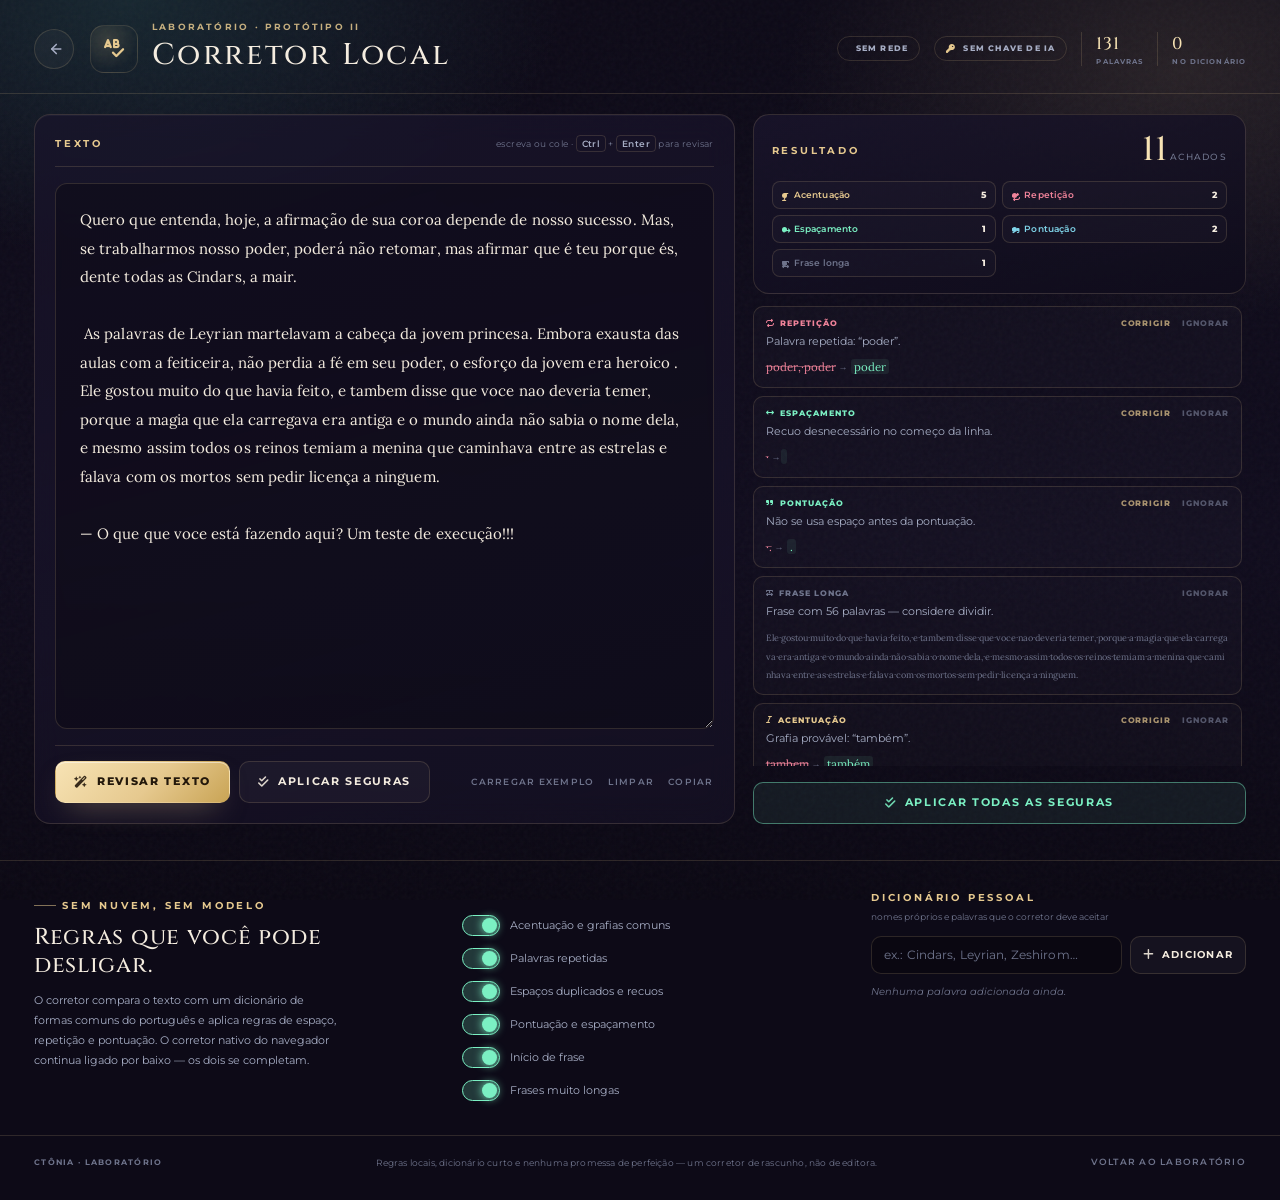
<file: modules/laboratorio/experimentos/corretor/index.html>
<!DOCTYPE html>
<html lang="pt-BR" class="dark">
<head>
<meta charset="UTF-8">
<meta name="viewport" content="width=device-width, initial-scale=1, viewport-fit=cover">
<meta name="theme-color" content="#0d0a17">
<title>Corretor Local — Laboratório Ctônia</title>

<link rel="preconnect" href="https://fonts.googleapis.com">
<link rel="preconnect" href="https://fonts.gstatic.com" crossorigin>
<link href="https://fonts.googleapis.com/css2?family=Cinzel:wght@400;500;600;700&family=Montserrat:ital,wght@0,300;0,400;0,500;0,600;0,700;0,800;1,400&family=Lora:ital,wght@0,400;0,500;0,600;1,400&display=swap" rel="stylesheet">
<link rel="stylesheet" href="https://cdnjs.cloudflare.com/ajax/libs/font-awesome/6.4.0/css/all.min.css">

<link rel="stylesheet" href="../../../../css/lab-kit.css">
<link rel="stylesheet" href="../../../../css/corretor.css">
</head>
<body class="cor">

<div class="cor-aura" aria-hidden="true"></div>
<div class="lk-noise" aria-hidden="true"></div>

<header class="cor-head">
  <button type="button" class="lk-iconbtn" id="cor-back" title="Voltar ao laboratório" aria-label="Voltar ao laboratório">
    <svg viewBox="0 0 24 24" width="18" height="18" fill="none" stroke="currentColor" stroke-width="2.2" stroke-linecap="round" stroke-linejoin="round" aria-hidden="true"><path d="M15 18 9 12l6-6"/><path d="M9 12h12"/></svg>
  </button>
  <div class="cor-brand">
    <span class="cor-brand__icon" aria-hidden="true"><i class="fa-solid fa-spell-check"></i></span>
    <div>
      <span class="cor-brand__eyebrow">Laboratório · protótipo II</span>
      <h1>Corretor Local</h1>
    </div>
  </div>
  <div class="cor-head__right">
    <span class="cor-pill"><i class="fa-solid fa-wifi-slash" aria-hidden="true"></i> sem rede</span>
    <span class="cor-pill cor-pill--gold"><i class="fa-solid fa-key" aria-hidden="true"></i> sem chave de IA</span>
    <span class="cor-head__stat"><b id="cor-wordcount">0</b><span>palavras</span></span>
    <span class="cor-head__stat"><b id="cor-dictcount">0</b><span>no dicionário</span></span>
  </div>
</header>

<main class="cor-main">
  <section class="cor-editor lk-panel" aria-label="Texto para revisar">
    <div class="cor-editor__head">
      <span class="lk-kicker lk-kicker--plain">Texto</span>
      <span class="cor-editor__hint">escreva ou cole · <kbd>Ctrl</kbd> + <kbd>Enter</kbd> para revisar</span>
    </div>
    <textarea id="cor-text" class="cor-text" spellcheck="true" placeholder="Cole aqui o trecho que você quer revisar. A análise acontece neste computador — nada é enviado para fora."></textarea>
    <div class="cor-editor__foot">
      <div class="cor-editor__actions">
        <button type="button" class="lk-btn lk-btn--primary" id="cor-run"><i class="fa-solid fa-wand-magic-sparkles" aria-hidden="true"></i> Revisar texto</button>
        <button type="button" class="lk-btn" id="cor-apply" disabled><i class="fa-solid fa-check-double" aria-hidden="true"></i> Aplicar seguras</button>
      </div>
      <div class="cor-editor__minor">
        <button type="button" class="cor-link" id="cor-sample">Carregar exemplo</button>
        <button type="button" class="cor-link" id="cor-clear">Limpar</button>
        <button type="button" class="cor-link" id="cor-copy">Copiar</button>
      </div>
    </div>
  </section>

  <aside class="cor-side" aria-label="Resultados da revisão">
    <div class="cor-summary">
      <div class="cor-summary__top">
        <span class="lk-kicker lk-kicker--plain">Resultado</span>
        <span class="cor-summary__count" id="cor-issuecount">—</span>
      </div>
      <div class="cor-summary__chips" id="cor-chips"></div>
      <p class="cor-summary__empty" id="cor-empty">Rode a revisão para ver o que o corretor encontrou. Nenhum texto sai daqui.</p>
    </div>

    <div class="cor-filters" id="cor-filters" role="group" aria-label="Filtrar por tipo" hidden></div>

    <ol class="cor-issues" id="cor-issues"></ol>

    <div class="cor-actions">
      <button type="button" class="lk-btn lk-btn--accent lk-btn--block" id="cor-applyall" disabled>
        <i class="fa-solid fa-check-double" aria-hidden="true"></i>
        Aplicar todas as seguras
      </button>
      <button type="button" class="lk-btn lk-btn--ghost lk-btn--block" id="cor-resetignore" hidden>Voltar a mostrar ignoradas</button>
    </div>
  </aside>
</main>

<section class="cor-config" aria-labelledby="cor-config-title">
  <div class="cor-config__intro">
    <span class="lk-kicker">Sem nuvem, sem modelo</span>
    <h2 id="cor-config-title">Regras que você pode desligar.</h2>
    <p>O corretor compara o texto com um dicionário de formas comuns do português e aplica regras de espaço, repetição e pontuação. O corretor nativo do navegador continua ligado por baixo — os dois se completam.</p>
  </div>

  <div class="cor-config__rules" id="cor-rules">
    <label class="lk-switch"><input type="checkbox" data-rule="acento" checked><span class="lk-switch__track"></span><span>Acentuação e grafias comuns</span></label>
    <label class="lk-switch"><input type="checkbox" data-rule="repeticao" checked><span class="lk-switch__track"></span><span>Palavras repetidas</span></label>
    <label class="lk-switch"><input type="checkbox" data-rule="espaco" checked><span class="lk-switch__track"></span><span>Espaços duplicados e recuos</span></label>
    <label class="lk-switch"><input type="checkbox" data-rule="pontuacao" checked><span class="lk-switch__track"></span><span>Pontuação e espaçamento</span></label>
    <label class="lk-switch"><input type="checkbox" data-rule="maiuscula" checked><span class="lk-switch__track"></span><span>Início de frase</span></label>
    <label class="lk-switch"><input type="checkbox" data-rule="frase" checked><span class="lk-switch__track"></span><span>Frases muito longas</span></label>
  </div>

  <div class="cor-dict">
    <div class="cor-dict__head">
      <span class="lk-kicker lk-kicker--plain">Dicionário pessoal</span>
      <span class="cor-dict__hint" id="cor-dict-hint">nomes próprios e palavras que o corretor deve aceitar</span>
    </div>
    <form class="cor-dict__form" id="cor-dict-form">
      <input class="lk-input" id="cor-dict-input" type="text" placeholder="ex.: Cindars, Leyrian, Zeshirom…" autocomplete="off" spellcheck="false">
      <button type="submit" class="lk-btn lk-btn--sm" aria-label="Adicionar palavra"><i class="fa-solid fa-plus" aria-hidden="true"></i> Adicionar</button>
    </form>
    <div class="cor-dict__words" id="cor-dict-words"></div>
  </div>
</section>

<footer class="cor-foot">
  <span>Ctônia · Laboratório</span>
  <p>Regras locais, dicionário curto e nenhuma promessa de perfeição — um corretor de rascunho, não de editora.</p>
  <button type="button" class="cor-link" id="cor-back2">Voltar ao laboratório</button>
</footer>

<div class="lk-toast" id="cor-toast" role="status" aria-live="polite"><i class="fa-solid fa-circle-info"></i><span></span></div>

<script src="../../../../js/laboratorio/ortografia.js"></script>
<script src="../../../../js/corretor/app.js"></script>
</body>
</html>
</file>
<file: css/feituras.css>
:root{--bg:#1B132B;--card:#2a1f40;--c2:#33264d;--line:#4a3a6b;--tx:#f3e6e0;--mut:#b9a7d1;--ac:#e8a598;--ok:#5fcfa8;--warn:#e9c46a;--bad:#ef6a80}
html.light{--bg:#efe7d6;--card:#f7f0e2;--c2:#ede3cf;--line:#d2bd9a;--tx:#3a1f12;--mut:#7a5a45;--ac:#9a4f2e;--ok:#1f7a5c;--warn:#a06a00;--bad:#b5122a}
*{box-sizing:border-box}html,body{margin:0;height:100%}body{background:radial-gradient(circle at 20% 0,var(--c2),var(--bg) 60%);color:var(--tx);font:14px Montserrat,sans-serif;overflow-y:auto;padding:env(safe-area-inset-top) env(safe-area-inset-right) env(safe-area-inset-bottom) env(safe-area-inset-left)}
h1,h2,h3{font-family:Cinzel,serif;margin:0}small{color:var(--mut);font-size:11px;display:block}b{font-weight:600}
header{display:flex;align-items:center;gap:12px;padding:14px 16px;position:sticky;top:0;z-index:5;background:color-mix(in srgb,var(--bg) 88%,transparent);backdrop-filter:blur(8px);border-bottom:1px solid var(--line)}
header h1{font-size:22px;color:var(--ac);letter-spacing:.1em;text-transform:uppercase;flex:1}
.btn{background:var(--c2);color:var(--tx);border:1px solid var(--line);border-radius:8px;padding:8px 12px;font:inherit;font-size:12px;cursor:pointer}.btn:hover{border-color:var(--ac)}.btn.on{border-color:var(--ac);color:var(--ac)}.pri{background:var(--ac);color:var(--bg);border-color:var(--ac);font-weight:600}.dng{color:var(--bad)}
#app{max-width:1500px;margin:0 auto;padding:14px 16px 60px}
.card{background:var(--card);border:1px solid var(--line);border-radius:14px;padding:14px;box-shadow:0 8px 24px #0002}
.k{display:grid;grid-template-columns:repeat(auto-fit,minmax(190px,1fr));gap:12px;margin-bottom:14px}.k b{font:700 24px Cinzel,serif;display:block;margin-top:2px}
.tb{display:flex;flex-wrap:wrap;gap:8px;margin-bottom:14px;align-items:center}.tb input,.tb select{width:auto;flex:1;min-width:140px}
input,select,textarea{background:var(--c2);color:var(--tx);border:1px solid var(--line);border-radius:8px;padding:8px;font:inherit;width:100%}
label{display:block;font-size:11px;color:var(--mut);text-transform:uppercase;letter-spacing:.06em;margin-bottom:10px}label input,label select,label textarea{margin-top:4px;text-transform:none;letter-spacing:0}
.kb{display:grid;grid-template-columns:repeat(4,minmax(0,1fr));gap:12px;padding-bottom:12px;align-items:start}.col{min-height:130px;min-width:0;transition:background .15s;background:color-mix(in srgb,var(--card) 70%,transparent);border:1px solid var(--line);border-radius:12px;padding:10px;border-top:3px solid var(--c)}
.col h3{font-size:12px;display:flex;justify-content:space-between;gap:6px;align-items:center}.col h3 span{background:var(--c2);border-radius:99px;padding:1px 8px;font:600 11px Montserrat}
.mc{background:var(--card);border:1px solid var(--line);border-left:3px solid var(--c);border-radius:10px;padding:10px;margin-top:8px;cursor:pointer;transition:transform .15s}.mc:hover{transform:translateY(-2px)}
.mc .mh{display:flex;justify-content:space-between;font-size:11px;color:var(--mut)}.mc .pn{display:block;margin:4px 0 2px;font-size:13px}.mv{font-weight:700;color:var(--ac);margin-top:6px}
.wk{display:inline-block;width:7px;height:7px;border-radius:50%;background:var(--ok);margin-right:4px}
table{width:100%;border-collapse:collapse;font-size:13px}th{font-size:10px;text-transform:uppercase;letter-spacing:.06em;color:var(--mut);text-align:left;padding:8px}td{padding:10px 8px;border-top:1px solid var(--line)}tr.r{cursor:pointer}tr.r:hover td{background:var(--c2)}
.chip{font-size:10px;font-weight:600;text-transform:uppercase;letter-spacing:.04em;padding:3px 8px;border-radius:99px;white-space:nowrap;color:var(--c);background:color-mix(in srgb,var(--c) 16%,transparent);border:1px solid color-mix(in srgb,var(--c) 40%,transparent)}
#md{position:fixed;inset:0;background:#0009;display:none;align-items:flex-start;justify-content:center;padding:20px 12px;z-index:20;overflow-y:auto}#md.on{display:flex}#mb{background:var(--card);border:1px solid var(--line);border-radius:14px;padding:18px;width:100%;max-width:560px}#mb.w{max-width:760px}
.g2{display:grid;grid-template-columns:repeat(auto-fit,minmax(160px,1fr));gap:10px}.box{background:var(--c2);border-radius:10px;padding:10px}.box b{display:block;font-size:16px;margin-top:2px}
.step{display:flex;gap:4px;margin:14px 0;overflow-x:auto}.step span{flex:0 0 34px;width:34px;height:34px;border-radius:50%;display:flex;align-items:center;justify-content:center;background:var(--c2);color:var(--mut);font-size:12px;border:2px solid transparent;max-width:48px}.step .d{background:var(--ok);color:var(--bg)}.step .n{border-color:var(--ac);color:var(--ac)}
.act{border:1px solid var(--ac);border-radius:12px;padding:14px;margin:12px 0;background:color-mix(in srgb,var(--ac) 8%,transparent)}.act p{margin:0 0 10px;font-size:13px}
.hist{max-height:150px;overflow:auto;border-left:2px solid var(--line);padding-left:10px}.hist div{margin-bottom:8px;font-size:12px}
.ir{display:grid;grid-template-columns:1fr 70px 90px 28px;gap:6px;margin-bottom:6px}.x{background:none;border:0;color:var(--mut);cursor:pointer;font-size:16px}
.late{display:block;margin-top:5px;font-size:10px;font-weight:600;color:var(--warn)}
#ts{position:fixed;bottom:20px;left:50%;transform:translate(-50%,80px);background:var(--ac);color:var(--bg);padding:10px 16px;border-radius:10px;font-weight:600;opacity:0;transition:.3s;z-index:30}#ts.on{transform:translate(-50%,0);opacity:1}
@media(max-width:600px){.ir{grid-template-columns:1fr 60px 80px 24px}}
.col.over{outline:2px dashed var(--c);outline-offset:-2px;background:color-mix(in srgb,var(--c) 12%,transparent)}.mc[draggable=true]{cursor:grab}.mc[draggable=true]:active{cursor:grabbing}.ds{display:-webkit-box;-webkit-line-clamp:2;-webkit-box-orient:vertical;overflow:hidden;margin-top:4px}.dsc{white-space:pre-wrap;margin:4px 0 0;font-size:13px}.mvs{display:flex;align-items:center;gap:8px;margin-top:10px}.mvs select{width:auto;flex:1;max-width:260px}
@media(max-width:1000px){.kb{grid-template-columns:repeat(2,minmax(0,1fr))}}@media(max-width:560px){.kb{grid-template-columns:1fr}}
</file>
<file: css/lab-kit.css>
/* ==========================================================================
   Ctônia · Laboratório — kit visual compartilhado
   Usado pelo hub do Laboratório e por cada experimento (sub-módulo).
   Os experimentos podem sobrescrever --lk-* para ter identidade própria.
   ========================================================================== */

:root {
  --lk-serif: 'Cinzel', 'Cormorant Garamond', Georgia, serif;
  --lk-sans: 'Montserrat', system-ui, -apple-system, 'Segoe UI', sans-serif;

  --lk-bg: #0d0a17;
  --lk-bg-2: #151024;
  --lk-ink: #f4ecdf;
  --lk-muted: #a6adc4;
  --lk-faint: #6f748c;

  --lk-gold: #e6c98f;
  --lk-gold-2: #f7e3b4;
  --lk-accent: #7bf0c3;
  --lk-accent-2: #b9a3ff;
  --lk-danger: #f0839a;

  --lk-line: rgba(230, 201, 143, .16);
  --lk-line-strong: rgba(230, 201, 143, .34);
  --lk-panel: rgba(25, 20, 43, .72);
  --lk-panel-2: rgba(34, 28, 58, .82);
  --lk-panel-solid: #19142b;
  --lk-glow: rgba(123, 240, 195, .18);
  --lk-glow-gold: rgba(230, 201, 143, .2);

  --lk-radius: 16px;
  --lk-radius-sm: 10px;
  --lk-shadow: 0 24px 60px -22px rgba(0, 0, 0, .65);
  --lk-ease: cubic-bezier(.22, .61, .36, 1);
}

html.light {
  --lk-bg: #e9e1cd;
  --lk-bg-2: #f3ecda;
  --lk-ink: #2b2416;
  --lk-muted: #6c6048;
  --lk-faint: #93866a;
  --lk-gold: #94631f;
  --lk-gold-2: #744a12;
  --lk-accent: #0f7d6b;
  --lk-accent-2: #5b47a8;
  --lk-danger: #b23a4e;
  --lk-line: rgba(96, 71, 22, .2);
  --lk-line-strong: rgba(96, 71, 22, .4);
  --lk-panel: rgba(255, 251, 240, .68);
  --lk-panel-2: rgba(255, 250, 236, .86);
  --lk-panel-solid: #f7f0df;
  --lk-glow: rgba(15, 125, 107, .14);
  --lk-glow-gold: rgba(148, 99, 31, .16);
  --lk-shadow: 0 24px 60px -26px rgba(74, 54, 16, .3);
}

*,
*::before,
*::after { box-sizing: border-box; }

html, body { min-height: 100%; }

body {
  margin: 0;
  font-family: var(--lk-sans);
  background: var(--lk-bg);
  color: var(--lk-ink);
  -webkit-font-smoothing: antialiased;
  -moz-osx-font-smoothing: grayscale;
  text-rendering: optimizeLegibility;
}

[hidden] { display: none !important; }

button, input, select, textarea { font: inherit; color: inherit; }
button { cursor: pointer; background: none; border: 0; padding: 0; }
a { color: inherit; text-decoration: none; }
img, svg { display: block; max-width: 100%; }
h1, h2, h3, h4, p, figure { margin: 0; }
ul, ol { margin: 0; padding: 0; list-style: none; }

::selection { background: rgba(230, 201, 143, .35); color: var(--lk-ink); }

:focus-visible {
  outline: 2px solid var(--lk-accent);
  outline-offset: 3px;
  border-radius: 4px;
}

/* Scrollbars discretos */
* { scrollbar-width: thin; scrollbar-color: var(--lk-line-strong) transparent; }
*::-webkit-scrollbar { width: 9px; height: 9px; }
*::-webkit-scrollbar-track { background: transparent; }
*::-webkit-scrollbar-thumb {
  background: var(--lk-line-strong);
  border-radius: 99px;
  border: 2px solid transparent;
  background-clip: content-box;
}
*::-webkit-scrollbar-thumb:hover { background: var(--lk-gold); background-clip: content-box; }

/* ------------------------------------------------------------------ *
 * Texto
 * ------------------------------------------------------------------ */
.lk-kicker {
  display: inline-flex;
  align-items: center;
  gap: .6em;
  font-family: var(--lk-sans);
  font-size: 10px;
  font-weight: 700;
  letter-spacing: .28em;
  text-transform: uppercase;
  color: var(--lk-gold);
}
.lk-kicker::before {
  content: "";
  width: 22px;
  height: 1px;
  background: currentColor;
  opacity: .55;
}
.lk-kicker--plain::before { display: none; }

.lk-title {
  font-family: var(--lk-serif);
  font-weight: 500;
  letter-spacing: .06em;
  line-height: 1.05;
  color: var(--lk-ink);
}

.lk-muted { color: var(--lk-muted); }
.lk-faint { color: var(--lk-faint); }
.lk-gold { color: var(--lk-gold); }
.lk-italic { font-style: italic; }
.lk-mono {
  font-family: 'SFMono-Regular', 'Cascadia Code', Consolas, monospace;
  font-size: .86em;
  letter-spacing: 0;
}

/* ------------------------------------------------------------------ *
 * Sigilo Ctônia (olho / bússola)
 * ------------------------------------------------------------------ */
.lk-sigil {
  width: var(--sigil-size, 56px);
  height: var(--sigil-size, 56px);
  color: var(--lk-gold);
  filter: drop-shadow(0 0 14px rgba(230, 201, 143, .3));
  flex: none;
}
.lk-sigil .lk-sigil__orbit {
  transform-origin: 32px 32px;
  animation: lkOrbit 46s linear infinite;
}
.lk-sigil .lk-sigil__eye { animation: lkBlink 9s ease-in-out infinite; transform-origin: 32px 32px; }
@keyframes lkOrbit { to { transform: rotate(360deg); } }
@keyframes lkBlink {
  0%, 92%, 100% { transform: scaleY(1); }
  95% { transform: scaleY(.12); }
}

/* ------------------------------------------------------------------ *
 * Botões
 * ------------------------------------------------------------------ */
.lk-btn {
  --btn-bg: rgba(255, 255, 255, .035);
  --btn-line: var(--lk-line);
  --btn-ink: var(--lk-ink);
  position: relative;
  display: inline-flex;
  align-items: center;
  justify-content: center;
  gap: .7em;
  min-height: 42px;
  padding: 0 18px;
  border: 1px solid var(--btn-line);
  border-radius: var(--lk-radius-sm);
  background: var(--btn-bg);
  color: var(--btn-ink);
  font-family: var(--lk-sans);
  font-size: 10.5px;
  font-weight: 700;
  letter-spacing: .16em;
  text-transform: uppercase;
  line-height: 1;
  white-space: nowrap;
  transition: transform .22s var(--lk-ease), border-color .22s, color .22s, background .22s, box-shadow .22s;
}
.lk-btn i, .lk-btn svg { font-size: 12px; opacity: .9; }
.lk-btn:hover {
  border-color: var(--lk-line-strong);
  color: var(--lk-gold-2);
  transform: translateY(-1px);
  box-shadow: 0 10px 26px -18px rgba(0, 0, 0, .8);
}
.lk-btn:active { transform: translateY(0); }
.lk-btn[disabled], .lk-btn.is-disabled { opacity: .42; pointer-events: none; }

.lk-btn--primary {
  --btn-line: transparent;
  --btn-ink: #23180b;
  background: linear-gradient(135deg, var(--lk-gold-2), var(--lk-gold) 55%, #c9a455);
  box-shadow: 0 12px 30px -14px rgba(230, 201, 143, .55), inset 0 1px 0 rgba(255, 255, 255, .5);
  font-weight: 800;
}
.lk-btn--primary:hover { color: #1d1307; filter: brightness(1.05); }
html.light .lk-btn--primary {
  --btn-ink: #fffaf0;
  color: #fffaf0;
  text-shadow: 0 1px 1px rgba(60, 34, 6, .28);
}
html.light .lk-btn--primary:hover { color: #ffffff; }

.lk-btn--ghost { --btn-bg: transparent; }

.lk-btn--accent {
  --btn-line: rgba(123, 240, 195, .45);
  --btn-ink: var(--lk-accent);
  --btn-bg: rgba(123, 240, 195, .07);
}
.lk-btn--accent:hover { border-color: var(--lk-accent); box-shadow: 0 0 24px -6px rgba(123, 240, 195, .4); }

.lk-btn--danger { --btn-line: rgba(240, 131, 154, .35); --btn-ink: var(--lk-danger); }
.lk-btn--danger:hover { border-color: var(--lk-danger); color: #ffd7de; }

.lk-btn--sm { min-height: 34px; padding: 0 12px; font-size: 9.5px; letter-spacing: .13em; }
.lk-btn--block { width: 100%; }

.lk-iconbtn {
  display: inline-flex;
  align-items: center;
  justify-content: center;
  width: 40px;
  height: 40px;
  border: 1px solid var(--lk-line);
  border-radius: 50%;
  background: rgba(255, 255, 255, .03);
  color: var(--lk-muted);
  transition: color .2s, border-color .2s, background .2s, transform .2s;
  flex: none;
}
.lk-iconbtn:hover { color: var(--lk-gold-2); border-color: var(--lk-line-strong); background: rgba(255, 255, 255, .06); }
.lk-iconbtn:active { transform: scale(.96); }
.lk-iconbtn svg, .lk-iconbtn i { font-size: 15px; }
.lk-iconbtn--sm { width: 32px; height: 32px; }
.lk-iconbtn--sm svg, .lk-iconbtn--sm i { font-size: 12px; }

/* ------------------------------------------------------------------ *
 * Chips, etiquetas
 * ------------------------------------------------------------------ */
.lk-chip {
  display: inline-flex;
  align-items: center;
  gap: .55em;
  padding: 9px 14px;
  border: 1px solid var(--lk-line);
  border-radius: 99px;
  background: rgba(255, 255, 255, .02);
  color: var(--lk-muted);
  font-size: 9.5px;
  font-weight: 700;
  letter-spacing: .16em;
  text-transform: uppercase;
  line-height: 1;
  transition: color .2s, border-color .2s, background .2s;
}
.lk-chip:hover { color: var(--lk-gold-2); border-color: var(--lk-line-strong); }
.lk-chip.is-on {
  color: #221807;
  background: linear-gradient(135deg, var(--lk-gold-2), var(--lk-gold));
  border-color: transparent;
}
html.light .lk-chip.is-on { color: #fffaf0; }

.lk-tag {
  display: inline-flex;
  align-items: center;
  gap: .4em;
  padding: 5px 9px;
  border: 1px solid var(--lk-line);
  border-radius: 6px;
  color: var(--lk-muted);
  font-size: 9px;
  font-weight: 600;
  letter-spacing: .1em;
  text-transform: uppercase;
}

.lk-badge {
  display: inline-flex;
  align-items: center;
  gap: .5em;
  padding: 6px 10px;
  border-radius: 99px;
  border: 1px solid var(--lk-line);
  background: rgba(255, 255, 255, .03);
  font-size: 8.5px;
  font-weight: 800;
  letter-spacing: .18em;
  text-transform: uppercase;
  line-height: 1;
}
.lk-badge .lk-dot { width: 5px; height: 5px; border-radius: 50%; background: currentColor; box-shadow: 0 0 8px currentColor; }

/* ------------------------------------------------------------------ *
 * Superfícies
 * ------------------------------------------------------------------ */
.lk-panel {
  position: relative;
  border: 1px solid var(--lk-line);
  border-radius: var(--lk-radius);
  background: linear-gradient(165deg, var(--lk-panel), color-mix(in srgb, var(--lk-panel) 72%, transparent));
  backdrop-filter: blur(14px);
  -webkit-backdrop-filter: blur(14px);
  box-shadow: inset 0 1px 0 rgba(255, 255, 255, .04);
}
.lk-panel__title {
  display: flex;
  align-items: center;
  justify-content: space-between;
  gap: 12px;
  padding: 16px 18px 12px;
  color: var(--lk-muted);
  font-size: 9.5px;
  font-weight: 700;
  letter-spacing: .22em;
  text-transform: uppercase;
}
.lk-panel__title i { color: var(--lk-gold); font-size: 11px; }

.lk-rule { height: 1px; background: var(--lk-line); border: 0; margin: 0; }

.lk-noise {
  position: fixed;
  inset: 0;
  z-index: 0;
  pointer-events: none;
  opacity: .035;
  background-image: url("data:image/svg+xml,%3Csvg viewBox='0 0 240 240' xmlns='http://www.w3.org/2000/svg'%3E%3Cfilter id='n'%3E%3CfeTurbulence type='fractalNoise' baseFrequency='.9' numOctaves='3' stitchTiles='stitch'/%3E%3C/filter%3E%3Crect width='100%25' height='100%25' filter='url(%23n)'/%3E%3C/svg%3E");
}

/* ------------------------------------------------------------------ *
 * Formulários
 * ------------------------------------------------------------------ */
.lk-field { display: grid; gap: 8px; }
.lk-field > label,
.lk-label {
  font-size: 9px;
  font-weight: 700;
  letter-spacing: .2em;
  text-transform: uppercase;
  color: var(--lk-muted);
}
.lk-input,
.lk-select,
.lk-textarea {
  width: 100%;
  min-height: 44px;
  padding: 11px 14px;
  border: 1px solid var(--lk-line);
  border-radius: var(--lk-radius-sm);
  background: rgba(0, 0, 0, .22);
  color: var(--lk-ink);
  font-size: 13px;
  letter-spacing: .01em;
  outline: none;
  transition: border-color .2s, box-shadow .2s, background .2s;
}
html.light .lk-input, html.light .lk-select, html.light .lk-textarea { background: rgba(255, 255, 255, .55); }
.lk-textarea { min-height: 130px; resize: vertical; line-height: 1.6; }
.lk-input::placeholder, .lk-textarea::placeholder { color: var(--lk-faint); }
.lk-input:focus, .lk-select:focus, .lk-textarea:focus {
  border-color: var(--lk-line-strong);
  box-shadow: 0 0 0 3px var(--lk-glow);
}
.lk-select {
  appearance: none;
  background-image: linear-gradient(45deg, transparent 50%, var(--lk-gold) 50%), linear-gradient(135deg, var(--lk-gold) 50%, transparent 50%);
  background-position: calc(100% - 18px) 50%, calc(100% - 13px) 50%;
  background-size: 5px 5px, 5px 5px;
  background-repeat: no-repeat;
  padding-right: 38px;
}
.lk-select option { background: var(--lk-panel-solid); color: var(--lk-ink); }

.lk-switch {
  display: inline-flex;
  align-items: center;
  gap: 10px;
  cursor: pointer;
  font-size: 11.5px;
  color: var(--lk-muted);
}
.lk-switch input { position: absolute; opacity: 0; width: 1px; height: 1px; }
.lk-switch__track {
  position: relative;
  width: 38px;
  height: 21px;
  border-radius: 99px;
  border: 1px solid var(--lk-line-strong);
  background: rgba(0, 0, 0, .3);
  transition: background .2s, border-color .2s;
  flex: none;
}
.lk-switch__track::after {
  content: "";
  position: absolute;
  top: 2px;
  left: 2px;
  width: 15px;
  height: 15px;
  border-radius: 50%;
  background: var(--lk-muted);
  transition: transform .24s var(--lk-ease), background .2s;
}
.lk-switch input:checked + .lk-switch__track { background: rgba(123, 240, 195, .2); border-color: var(--lk-accent); }
.lk-switch input:checked + .lk-switch__track::after { transform: translateX(17px); background: var(--lk-accent); box-shadow: 0 0 10px var(--lk-accent); }
.lk-switch input:focus-visible + .lk-switch__track { outline: 2px solid var(--lk-accent); outline-offset: 2px; }

/* ------------------------------------------------------------------ *
 * Modal genérico
 * ------------------------------------------------------------------ */
.lk-modal {
  position: fixed;
  inset: 0;
  z-index: 900;
  display: grid;
  place-items: center;
  padding: 22px;
  background: rgba(6, 4, 12, .74);
  backdrop-filter: blur(12px);
  -webkit-backdrop-filter: blur(12px);
  animation: lkFade .22s ease both;
  overflow-y: auto;
}
.lk-modal__card {
  position: relative;
  width: min(560px, 100%);
  max-height: min(88vh, 900px);
  display: flex;
  flex-direction: column;
  border: 1px solid var(--lk-line-strong);
  border-radius: 20px;
  background:
    radial-gradient(120% 100% at 50% -20%, rgba(230, 201, 143, .08), transparent 55%),
    linear-gradient(170deg, var(--lk-panel-solid), var(--lk-bg));
  box-shadow: var(--lk-shadow);
  animation: lkRise .34s var(--lk-ease) both;
  overflow: hidden;
}
.lk-modal__card::before {
  content: "";
  position: absolute;
  inset: 0;
  border-radius: inherit;
  pointer-events: none;
  background: linear-gradient(135deg, rgba(255, 255, 255, .06), transparent 40%);
}
.lk-modal__head {
  display: flex;
  align-items: flex-start;
  justify-content: space-between;
  gap: 20px;
  padding: 24px 24px 18px;
  border-bottom: 1px solid var(--lk-line);
}
.lk-modal__head h2 {
  font-family: var(--lk-serif);
  font-size: 19px;
  font-weight: 600;
  letter-spacing: .14em;
  text-transform: uppercase;
  color: var(--lk-gold-2);
}
.lk-modal__head p { margin-top: 7px; font-size: 11.5px; line-height: 1.55; color: var(--lk-muted); max-width: 42ch; }
.lk-modal__body { padding: 22px 24px; overflow-y: auto; display: grid; gap: 18px; }
.lk-modal__foot {
  display: flex;
  align-items: center;
  justify-content: flex-end;
  gap: 10px;
  padding: 18px 24px 22px;
  border-top: 1px solid var(--lk-line);
}
.lk-modal__foot .lk-modal__note { margin-right: auto; font-size: 10.5px; color: var(--lk-faint); }

/* ------------------------------------------------------------------ *
 * Toast
 * ------------------------------------------------------------------ */
.lk-toast {
  position: fixed;
  left: 50%;
  bottom: 26px;
  z-index: 1200;
  display: flex;
  align-items: center;
  gap: 12px;
  max-width: min(460px, calc(100vw - 32px));
  padding: 13px 18px;
  border: 1px solid var(--lk-line-strong);
  border-radius: 12px;
  background: var(--lk-panel-solid);
  color: var(--lk-ink);
  font-size: 12px;
  line-height: 1.45;
  box-shadow: var(--lk-shadow);
  transform: translate(-50%, 26px);
  opacity: 0;
  pointer-events: none;
  transition: transform .32s var(--lk-ease), opacity .32s;
}
.lk-toast i { color: var(--lk-gold); }
.lk-toast.is-on { transform: translate(-50%, 0); opacity: 1; }

/* ------------------------------------------------------------------ *
 * Animações / utilidades
 * ------------------------------------------------------------------ */
@keyframes lkFade { from { opacity: 0; } to { opacity: 1; } }
@keyframes lkRise { from { opacity: 0; transform: translateY(14px) scale(.985); } to { opacity: 1; transform: none; } }
@keyframes lkSpin { to { transform: rotate(360deg); } }
@keyframes lkPulse { 0%, 100% { opacity: .45; } 50% { opacity: 1; } }
@keyframes lkFloat { 0%, 100% { transform: translateY(0); } 50% { transform: translateY(-9px); } }

.lk-spin { animation: lkSpin 1.1s linear infinite; }
.lk-fade { animation: lkFade .5s ease both; }
.lk-sr-only {
  position: absolute !important;
  width: 1px; height: 1px;
  padding: 0; margin: -1px;
  overflow: hidden;
  clip: rect(0 0 0 0);
  white-space: nowrap;
  border: 0;
}
.lk-scroll { overflow-y: auto; overscroll-behavior: contain; }

/* Transição circular de tema (View Transitions) */
::view-transition-old(root),
::view-transition-new(root) { animation: none; mix-blend-mode: normal; }
html.lk-skin-swap,
html.lk-skin-swap *,
html.lk-skin-swap *::before,
html.lk-skin-swap *::after { transition: none !important; }

@media (prefers-reduced-motion: reduce) {
  *, *::before, *::after {
    animation-duration: .001ms !important;
    animation-iteration-count: 1 !important;
    transition-duration: .001ms !important;
    scroll-behavior: auto !important;
  }
}
</file>
<file: css/laboratorio.css>
/* ==========================================================================
   Ctônia · Laboratório — hub de experimentos
   ========================================================================== */

:root {
  --lab-max: 1320px;
  --lab-pad: 40px;
  --lab-aura-1: rgba(59, 140, 136, .34);
  --lab-aura-2: rgba(105, 82, 190, .3);
  --lab-aura-3: rgba(230, 201, 143, .16);
  --lab-card: rgba(25, 20, 43, .6);
  --lab-card-2: rgba(16, 13, 29, .92);
}

html[data-skin="esmeralda"] {
  --lk-accent: #5ee6a8;
  --lk-gold: #d8c27c;
  --lk-gold-2: #f0e0b0;
  --lab-aura-1: rgba(35, 150, 105, .34);
  --lab-aura-2: rgba(30, 95, 90, .3);
  --lab-aura-3: rgba(216, 194, 124, .14);
}
html[data-skin="ametista"] {
  --lk-accent: #b79bff;
  --lk-gold: #f0b7d8;
  --lk-gold-2: #ffe0f0;
  --lab-aura-1: rgba(110, 74, 190, .4);
  --lab-aura-2: rgba(190, 80, 150, .26);
  --lab-aura-3: rgba(240, 183, 216, .14);
}
html[data-skin="ouro"] {
  --lk-accent: #f0c977;
  --lk-gold: #ff9f7a;
  --lk-gold-2: #ffd5b0;
  --lab-aura-1: rgba(180, 120, 45, .32);
  --lab-aura-2: rgba(190, 80, 50, .26);
  --lab-aura-3: rgba(255, 159, 122, .16);
}
html[data-skin="gelo"] {
  --lk-accent: #a9e9ff;
  --lk-gold: #e8f6ff;
  --lk-gold-2: #ffffff;
  --lab-aura-1: rgba(45, 120, 160, .36);
  --lab-aura-2: rgba(80, 100, 170, .28);
  --lab-aura-3: rgba(169, 233, 255, .18);
}

html.light {
  --lab-aura-1: rgba(15, 125, 107, .16);
  --lab-aura-2: rgba(91, 71, 168, .12);
  --lab-aura-3: rgba(148, 99, 31, .12);
  --lab-card: rgba(255, 251, 241, .68);
  --lab-card-2: rgba(255, 252, 244, .94);
}

.lab-hub {
  min-height: 100vh;
  background: var(--lk-bg);
  overflow-x: hidden;
  position: relative;
}

/* --------------------------------------------------------------- fundo */
.lab-aurora,
.lab-grid-lines,
.lab-dust {
  position: fixed;
  inset: 0;
  z-index: 0;
  pointer-events: none;
}
.lab-aurora {
  background:
    radial-gradient(52% 46% at 12% 4%, var(--lab-aura-1), transparent 68%),
    radial-gradient(46% 42% at 88% 12%, var(--lab-aura-2), transparent 70%),
    radial-gradient(60% 50% at 60% 104%, var(--lab-aura-3), transparent 72%),
    linear-gradient(180deg, #0d0a17 0%, #100c1d 46%, #0b0813 100%);
}
html.light .lab-aurora {
  background:
    radial-gradient(52% 46% at 12% 4%, var(--lab-aura-1), transparent 68%),
    radial-gradient(46% 42% at 88% 12%, var(--lab-aura-2), transparent 70%),
    radial-gradient(60% 50% at 60% 104%, var(--lab-aura-3), transparent 72%),
    linear-gradient(180deg, #efe7d4 0%, #eae1cc 50%, #e6dcc5 100%);
}
.lab-grid-lines {
  background-image:
    linear-gradient(rgba(230, 201, 143, .055) 1px, transparent 1px),
    linear-gradient(90deg, rgba(230, 201, 143, .055) 1px, transparent 1px);
  background-size: 84px 84px;
  mask-image: radial-gradient(ellipse 75% 60% at 50% 20%, #000 10%, transparent 78%);
  -webkit-mask-image: radial-gradient(ellipse 75% 60% at 50% 20%, #000 10%, transparent 78%);
  opacity: .8;
}
html.light .lab-grid-lines {
  background-image:
    linear-gradient(rgba(96, 71, 22, .07) 1px, transparent 1px),
    linear-gradient(90deg, rgba(96, 71, 22, .07) 1px, transparent 1px);
}
.lab-dust {
  background-image:
    radial-gradient(1.4px 1.4px at 12% 24%, rgba(244, 236, 223, .55), transparent 60%),
    radial-gradient(1px 1px at 28% 68%, rgba(230, 201, 143, .4), transparent 60%),
    radial-gradient(1.6px 1.6px at 46% 18%, rgba(123, 240, 195, .38), transparent 60%),
    radial-gradient(1px 1px at 63% 79%, rgba(244, 236, 223, .32), transparent 60%),
    radial-gradient(1.2px 1.2px at 78% 32%, rgba(230, 201, 143, .4), transparent 60%),
    radial-gradient(1px 1px at 91% 62%, rgba(185, 163, 255, .4), transparent 60%),
    radial-gradient(1.1px 1.1px at 39% 44%, rgba(244, 236, 223, .25), transparent 60%),
    radial-gradient(1px 1px at 84% 88%, rgba(123, 240, 195, .3), transparent 60%);
  animation: labDust 26s ease-in-out infinite alternate;
}
html.light .lab-dust { opacity: .5; }
@keyframes labDust {
  0% { transform: translate3d(0, 0, 0); opacity: .75; }
  100% { transform: translate3d(-14px, 10px, 0); opacity: 1; }
}

.lab-hub > header,
.lab-main,
.lab-foot { position: relative; z-index: 2; }

/* --------------------------------------------------------------- cabeçalho */
.lab-head {
  max-width: var(--lab-max);
  margin: 0 auto;
  padding: 28px var(--lab-pad) 10px;
  display: flex;
  align-items: flex-start;
  gap: 22px;
}
.lab-back { margin-top: 12px; background: rgba(255, 255, 255, .02); }

.lab-brand { display: flex; align-items: flex-start; gap: 20px; min-width: 0; }
.lab-brand__sigil {
  --sigil-size: 64px;
  display: grid;
  place-items: center;
  width: 86px;
  height: 86px;
  margin-top: -4px;
  border: 1px solid var(--lk-line);
  border-radius: 50%;
  background: radial-gradient(circle at 50% 45%, rgba(230, 201, 143, .14), transparent 68%);
  box-shadow: inset 0 0 24px rgba(230, 201, 143, .08), 0 0 40px -18px rgba(230, 201, 143, .5);
  flex: none;
}
.lab-brand__text { min-width: 0; }
.lab-brand__eyebrow {
  display: block;
  font-size: 9px;
  font-weight: 700;
  letter-spacing: .32em;
  text-transform: uppercase;
  color: var(--lk-gold);
  opacity: .9;
}
.lab-brand__title {
  margin-top: 6px;
  padding-top: .06em;
  font-family: var(--lk-serif);
  font-size: clamp(38px, 5.4vw, 64px);
  font-weight: 500;
  line-height: 1.08;
  letter-spacing: .12em;
  text-transform: uppercase;
  background: linear-gradient(100deg, #fff7e8 4%, var(--lk-gold-2) 42%, var(--lk-gold) 74%, #b98d4b 100%);
  -webkit-background-clip: text;
  background-clip: text;
  color: transparent;
  filter: drop-shadow(0 4px 26px rgba(230, 201, 143, .22));
}
html.light .lab-brand__title {
  background: linear-gradient(100deg, #3a2c15, #7a5218 48%, #94631f 100%);
  -webkit-background-clip: text;
  background-clip: text;
}
.lab-brand__sub {
  margin-top: 10px;
  font-size: 11.5px;
  letter-spacing: .04em;
  color: var(--lk-muted);
  max-width: 44ch;
}

.lab-head__aside {
  margin-left: auto;
  display: flex;
  align-items: center;
  gap: 26px;
  padding-top: 12px;
  flex-wrap: wrap;
  justify-content: flex-end;
}
.lab-live {
  display: flex;
  align-items: center;
  gap: 9px;
  padding: 9px 14px;
  border: 1px solid var(--lk-line);
  border-radius: 99px;
  background: rgba(255, 255, 255, .025);
  color: var(--lk-muted);
  font-size: 9px;
  font-weight: 700;
  letter-spacing: .16em;
  text-transform: uppercase;
  white-space: nowrap;
}
.lab-live__dot {
  width: 6px;
  height: 6px;
  border-radius: 50%;
  background: var(--lk-accent);
  box-shadow: 0 0 0 0 rgba(123, 240, 195, .5);
  animation: labPing 2.4s infinite;
}
@keyframes labPing {
  0% { box-shadow: 0 0 0 0 rgba(123, 240, 195, .45); }
  70% { box-shadow: 0 0 0 8px rgba(123, 240, 195, 0); }
  100% { box-shadow: 0 0 0 0 rgba(123, 240, 195, 0); }
}
.lab-live b { color: var(--lk-gold-2); font-weight: 800; }

.lab-skins { display: flex; align-items: center; gap: 9px; }
.lab-skin {
  position: relative;
  width: 18px;
  height: 18px;
  border-radius: 50%;
  background: linear-gradient(135deg, var(--sw), var(--sw2));
  box-shadow: 0 0 0 1px rgba(255, 255, 255, .18) inset, 0 0 12px -4px var(--sw);
  transition: transform .2s, box-shadow .2s;
}
.lab-skin::after {
  content: "";
  position: absolute;
  inset: -4px;
  border-radius: 50%;
  border: 1px solid transparent;
  transition: border-color .2s;
}
.lab-skin:hover { transform: scale(1.18); }
.lab-skin[aria-pressed="true"]::after { border-color: var(--sw); }
.lab-skin:focus-visible { outline-offset: 4px; }

/* --------------------------------------------------------------- principal */
.lab-main {
  max-width: var(--lab-max);
  margin: 0 auto;
  padding: 14px var(--lab-pad) 0;
}

/* Herói */
.lab-hero {
  position: relative;
  display: grid;
  grid-template-columns: minmax(0, 1.06fr) minmax(0, .94fr);
  min-height: 430px;
  margin-top: 26px;
  border: 1px solid var(--lk-line);
  border-radius: 26px;
  overflow: hidden;
  background:
    radial-gradient(90% 130% at 8% 0%, rgba(59, 140, 136, .22), transparent 58%),
    radial-gradient(80% 120% at 96% 16%, rgba(105, 82, 190, .22), transparent 62%),
    linear-gradient(140deg, rgba(30, 24, 52, .85), rgba(13, 10, 23, .92));
  box-shadow: 0 40px 90px -50px rgba(0, 0, 0, .9), inset 0 1px 0 rgba(255, 255, 255, .05);
}
html.light .lab-hero {
  background:
    radial-gradient(90% 130% at 8% 0%, rgba(15, 125, 107, .12), transparent 58%),
    radial-gradient(80% 120% at 96% 16%, rgba(91, 71, 168, .1), transparent 62%),
    linear-gradient(140deg, rgba(255, 252, 243, .9), rgba(243, 234, 215, .92));
}
.lab-hero::before {
  content: "";
  position: absolute;
  inset: 12px;
  border: 1px solid rgba(230, 201, 143, .1);
  border-radius: 18px;
  pointer-events: none;
}
.lab-hero::after {
  content: "";
  position: absolute;
  top: 0;
  left: 8%;
  right: 8%;
  height: 1px;
  background: linear-gradient(90deg, transparent, rgba(230, 201, 143, .55), transparent);
  pointer-events: none;
}
.lab-hero__copy {
  position: relative;
  z-index: 2;
  padding: 52px 18px 46px 54px;
  display: flex;
  flex-direction: column;
  justify-content: center;
}
.lab-hero__title {
  margin-top: 16px;
  font-family: var(--lk-serif);
  font-size: clamp(46px, 6.2vw, 78px);
  font-weight: 500;
  line-height: .98;
  letter-spacing: .03em;
  color: var(--lk-ink);
}
.lab-hero__title em {
  font-style: normal;
  background: linear-gradient(100deg, var(--lk-gold-2), var(--lk-gold) 55%, #c39450);
  -webkit-background-clip: text;
  background-clip: text;
  color: transparent;
  filter: drop-shadow(0 0 26px rgba(230, 201, 143, .24));
}
.lab-hero__lede {
  margin-top: 18px;
  max-width: 48ch;
  font-size: 13.5px;
  line-height: 1.85;
  color: var(--lk-muted);
}
.lab-hero__actions { display: flex; flex-wrap: wrap; gap: 11px; margin-top: 28px; }
.lab-hero__facts {
  display: flex;
  flex-wrap: wrap;
  gap: 34px;
  margin-top: 38px;
  padding-top: 22px;
  border-top: 1px solid var(--lk-line);
}
.lab-hero__facts li { display: grid; gap: 5px; }
.lab-hero__facts b {
  font-family: var(--lk-serif);
  font-size: 22px;
  font-weight: 500;
  letter-spacing: .08em;
  color: var(--lk-gold-2);
}
.lab-hero__facts span {
  font-size: 8.5px;
  font-weight: 700;
  letter-spacing: .2em;
  text-transform: uppercase;
  color: var(--lk-faint);
}

/* Arte do herói */
.lab-hero__art {
  position: relative;
  min-height: 430px;
  display: grid;
  place-items: center;
  perspective: 1400px;
  overflow: hidden;
}
.lab-orbit {
  position: absolute;
  top: 50%;
  left: 50%;
  border: 1px solid rgba(230, 201, 143, .16);
  border-radius: 50%;
  transform: translate(-50%, -50%);
}
.lab-orbit--a { width: 340px; height: 340px; border-style: dashed; animation: labOrbit 48s linear infinite; }
.lab-orbit--b { width: 460px; height: 460px; animation: labOrbit 70s linear infinite reverse; border-color: rgba(123, 240, 195, .1); }
.lab-orbit--c { width: 580px; height: 580px; border-color: rgba(230, 201, 143, .06); }
@keyframes labOrbit { to { transform: translate(-50%, -50%) rotate(360deg); } }
.lab-orbit-dot {
  position: absolute;
  width: 7px;
  height: 7px;
  border-radius: 50%;
  background: var(--lk-gold);
  box-shadow: 0 0 16px var(--lk-gold);
}
.lab-orbit-dot--a { top: 22%; left: 24%; animation: lkFloat 7s ease-in-out infinite; }
.lab-orbit-dot--b { bottom: 26%; right: 20%; width: 5px; height: 5px; background: var(--lk-accent); box-shadow: 0 0 14px var(--lk-accent); animation: lkFloat 9s ease-in-out infinite reverse; }

.lab-mini-book {
  position: relative;
  width: 196px;
  height: 292px;
  transform-style: preserve-3d;
  transform: rotateX(8deg) rotateY(-27deg);
  animation: labBookFloat 9s ease-in-out infinite;
}
@keyframes labBookFloat {
  0%, 100% { transform: rotateX(8deg) rotateY(-27deg) translateY(0); }
  50% { transform: rotateX(6deg) rotateY(-24deg) translateY(-12px); }
}
.lab-mini-book__face {
  position: absolute;
  left: 50%;
  top: 50%;
  transform-style: preserve-3d;
  backface-visibility: hidden;
}
.lab-mini-book__front,
.lab-mini-book__back {
  width: 196px;
  height: 292px;
  margin: -146px 0 0 -98px;
  border-radius: 3px 7px 7px 3px;
}
.lab-mini-book__front {
  transform: translateZ(17px);
  background:
    radial-gradient(80% 55% at 50% 18%, rgba(123, 240, 195, .28), transparent 62%),
    radial-gradient(70% 60% at 50% 100%, rgba(20, 80, 90, .8), transparent 70%),
    linear-gradient(165deg, #122c31, #0b1a21 58%, #13333a);
  box-shadow: inset 0 0 0 1px rgba(230, 201, 143, .4), inset 0 0 0 7px rgba(10, 20, 24, .55), inset 0 0 0 8px rgba(230, 201, 143, .16), 18px 30px 40px -22px rgba(0, 0, 0, .75);
  display: flex;
  flex-direction: column;
  align-items: center;
  justify-content: center;
  gap: 10px;
  padding: 18px;
  color: #efe4c9;
  text-align: center;
}
.lab-mini-book__front::before {
  content: "";
  position: absolute;
  inset: 12px;
  border: 1px solid rgba(230, 201, 143, .28);
  border-radius: 2px;
  pointer-events: none;
}
.lab-mini-book__over { font-size: 6.2px; letter-spacing: .22em; opacity: .75; }
.lab-mini-book__title {
  font-family: var(--lk-serif);
  font-size: 23px;
  line-height: 1.12;
  letter-spacing: .08em;
  text-shadow: 0 0 20px rgba(123, 240, 195, .3);
}
.lab-mini-book__seal {
  display: grid;
  place-items: center;
  width: 42px;
  height: 42px;
  margin-top: 12px;
  border: 1px solid rgba(230, 201, 143, .38);
  border-radius: 50%;
  color: var(--lk-gold);
  font-size: 14px;
  background: radial-gradient(circle, rgba(230, 201, 143, .12), transparent 70%);
}
.lab-mini-book__foot { position: absolute; bottom: 20px; font-size: 5.6px; letter-spacing: .24em; opacity: .6; }
.lab-mini-book__back {
  transform: rotateY(180deg) translateZ(17px);
  background: linear-gradient(160deg, #0d1d22, #091318);
  box-shadow: inset 0 0 0 1px rgba(230, 201, 143, .18);
}
.lab-mini-book__spine {
  width: 34px;
  height: 292px;
  margin: -146px 0 0 -17px;
  transform: rotateY(-90deg) translateZ(98px);
  background: linear-gradient(90deg, #071014, #0e2228 40%, #13333a 70%, #0a171c);
  box-shadow: inset 0 0 0 1px rgba(230, 201, 143, .14);
  display: grid;
  place-items: center;
}
.lab-mini-book__spine span {
  writing-mode: vertical-rl;
  font-size: 5.6px;
  letter-spacing: .28em;
  color: rgba(239, 228, 201, .65);
  white-space: nowrap;
}
.lab-mini-book__pages {
  width: 34px;
  height: 292px;
  margin: -146px 0 0 -17px;
  transform: rotateY(90deg) translateZ(98px);
  background: repeating-linear-gradient(90deg, #d9cfb2 0 1px, #f2ead4 1px 2px, #e6dcc1 2px 3px);
  box-shadow: inset 0 0 12px rgba(0, 0, 0, .45);
}
.lab-mini-book__top,
.lab-mini-book__bottom {
  width: 196px;
  height: 34px;
  margin: -17px 0 0 -98px;
  background: repeating-linear-gradient(0deg, #d9cfb2 0 1px, #f2ead4 1px 2px, #e6dcc1 2px 3px);
  box-shadow: inset 0 0 0 1px rgba(0, 0, 0, .22), inset 0 0 10px rgba(0, 0, 0, .3);
  backface-visibility: visible;
}
.lab-mini-book__top { transform: rotateX(90deg) translateZ(146px); }
.lab-mini-book__bottom { transform: rotateX(-90deg) translateZ(146px); }

.lab-hero-tag {
  position: absolute;
  left: 12%;
  bottom: 34px;
  display: inline-flex;
  align-items: center;
  gap: 8px;
  padding: 8px 12px;
  border: 1px solid var(--lk-line);
  border-radius: 99px;
  background: rgba(13, 10, 23, .55);
  backdrop-filter: blur(8px);
  font-size: 8px;
  font-weight: 700;
  letter-spacing: .19em;
  text-transform: uppercase;
  color: var(--lk-muted);
}
html.light .lab-hero-tag { background: rgba(255, 252, 243, .72); }
.lab-hero-tag__dot { width: 5px; height: 5px; border-radius: 50%; background: var(--lk-accent); animation: lkPulse 2s infinite; }
.lab-hero-note {
  position: absolute;
  top: 42px;
  right: 30px;
  writing-mode: vertical-rl;
  font-size: 8px;
  font-weight: 700;
  letter-spacing: .4em;
  text-transform: uppercase;
  color: var(--lk-faint);
}

/* --------------------------------------------------------------- barra de filtros */
.lab-toolbar {
  display: flex;
  align-items: center;
  justify-content: space-between;
  gap: 20px;
  flex-wrap: wrap;
  margin-top: 42px;
}
.lab-filters { display: flex; flex-wrap: wrap; gap: 8px; }
.lab-filter__n {
  display: inline-grid;
  place-items: center;
  min-width: 17px;
  height: 17px;
  padding: 0 4px;
  border-radius: 99px;
  background: rgba(255, 255, 255, .06);
  font-size: 8px;
  font-weight: 800;
  letter-spacing: 0;
}
.lab-filter.is-on .lab-filter__n { background: rgba(0, 0, 0, .18); }

.lab-search {
  display: flex;
  align-items: center;
  gap: 10px;
  width: min(340px, 100%);
  height: 44px;
  padding: 0 12px 0 16px;
  border: 1px solid var(--lk-line);
  border-radius: 99px;
  background: rgba(255, 255, 255, .025);
  transition: border-color .2s, box-shadow .2s;
}
.lab-search:focus-within { border-color: var(--lk-line-strong); box-shadow: 0 0 0 3px var(--lk-glow); }
.lab-search i { font-size: 12px; color: var(--lk-faint); }
.lab-search input {
  flex: 1;
  min-width: 0;
  height: 100%;
  border: 0;
  outline: 0;
  background: transparent;
  color: var(--lk-ink);
  font-size: 12px;
}
.lab-search input::placeholder { color: var(--lk-faint); }
.lab-search kbd {
  display: grid;
  place-items: center;
  min-width: 20px;
  height: 20px;
  border: 1px solid var(--lk-line);
  border-radius: 5px;
  font: 600 10px var(--lk-sans);
  color: var(--lk-faint);
}

.lab-count {
  margin-top: 18px;
  font-size: 8.5px;
  font-weight: 700;
  letter-spacing: .24em;
  text-transform: uppercase;
  color: var(--lk-faint);
}

/* --------------------------------------------------------------- grade */
.lab-grid {
  display: grid;
  grid-template-columns: repeat(3, minmax(0, 1fr));
  gap: 18px;
  margin-top: 14px;
}

body.lab-open { overflow: hidden; }
.lab-visited { font-size: 4px; color: var(--lk-accent); vertical-align: middle; margin-right: 5px; }

.lab-card {
  --mx: 50%;
  --my: 0%;
  position: relative;
  display: flex;
  flex-direction: column;
  gap: 11px;
  min-height: 296px;
  padding: 20px 20px 18px;
  border: 1px solid var(--lk-line);
  border-radius: 18px;
  background:
    radial-gradient(120% 90% at 50% -30%, rgba(230, 201, 143, .07), transparent 60%),
    linear-gradient(165deg, var(--lab-card), var(--lab-card-2));
  overflow: hidden;
  isolation: isolate;
  text-decoration: none;
  color: inherit;
  transition: transform .3s var(--lk-ease), border-color .3s, box-shadow .3s, background .3s;
  animation: lkRise .5s var(--lk-ease) both;
}

.lab-card::before {
  content: "";
  position: absolute;
  inset: 0;
  z-index: -1;
  background: radial-gradient(240px circle at var(--mx) var(--my), rgba(230, 201, 143, .14), transparent 70%);
  opacity: 0;
  transition: opacity .3s;
  pointer-events: none;
}
.lab-card::after {
  content: "";
  position: absolute;
  inset: 0;
  z-index: -1;
  border-radius: inherit;
  background: linear-gradient(120deg, transparent 30%, rgba(255, 255, 255, .05), transparent 70%);
  opacity: 0;
  transform: translateX(-30%);
  transition: opacity .4s, transform .8s var(--lk-ease);
  pointer-events: none;
}
.lab-card:hover,
.lab-card:focus-visible {
  transform: translateY(-6px);
  border-color: var(--lk-line-strong);
  box-shadow: 0 26px 60px -30px rgba(0, 0, 0, .95), 0 0 40px -20px rgba(230, 201, 143, .35);
}
.lab-card:hover::before,
.lab-card:focus-visible::before { opacity: 1; }
.lab-card:hover::after { opacity: 1; transform: translateX(30%); }
.lab-card:focus-visible { outline: 2px solid var(--lk-accent); outline-offset: 4px; }

.lab-card__top {
  display: flex;
  align-items: center;
  justify-content: space-between;
  gap: 10px;
}
.lab-card__num {
  font-family: var(--lk-serif);
  font-size: 11px;
  letter-spacing: .22em;
  color: var(--lk-faint);
}
.lab-card__status {
  display: inline-flex;
  align-items: center;
  gap: 6px;
  padding: 5px 9px;
  border: 1px solid currentColor;
  border-radius: 99px;
  font-size: 7.5px;
  font-weight: 800;
  letter-spacing: .16em;
  text-transform: uppercase;
  line-height: 1;
  white-space: nowrap;
}
.lab-card__status i { width: 4px; height: 4px; border-radius: 50%; background: currentColor; box-shadow: 0 0 6px currentColor; }
.lab-card[data-status="dev"] .lab-card__status { color: var(--lk-accent); background: rgba(123, 240, 195, .07); }
.lab-card[data-status="proto"] .lab-card__status { color: var(--lk-gold); background: rgba(230, 201, 143, .07); }
.lab-card[data-status="concept"] .lab-card__status { color: var(--lk-accent-2); background: rgba(185, 163, 255, .07); }

.lab-card__glyph {
  display: grid;
  place-items: center;
  width: 50px;
  height: 50px;
  margin-top: 6px;
  border: 1px solid var(--lk-line);
  border-radius: 13px;
  background:
    radial-gradient(circle at 35% 25%, rgba(255, 255, 255, .08), transparent 60%),
    rgba(255, 255, 255, .025);
  color: var(--lk-gold);
  font-size: 17px;
  transition: transform .35s var(--lk-ease), color .3s, box-shadow .3s, border-color .3s;
}
.lab-card[data-status="dev"] .lab-card__glyph { color: var(--lk-accent); box-shadow: inset 0 0 22px -8px rgba(123, 240, 195, .4); }
.lab-card[data-status="concept"] .lab-card__glyph { color: var(--lk-accent-2); }
.lab-card:hover .lab-card__glyph {
  transform: translateY(-3px) rotate(-4deg) scale(1.05);
  border-color: var(--lk-line-strong);
  box-shadow: 0 10px 26px -14px rgba(230, 201, 143, .6), inset 0 0 24px -8px rgba(230, 201, 143, .4);
}

.lab-card__title {
  display: block;
  margin-top: 2px;
  font-family: var(--lk-serif);
  font-size: 21px;
  font-weight: 500;
  letter-spacing: .04em;
  color: var(--lk-ink);
  transition: color .25s;
}
.lab-card:hover .lab-card__title { color: var(--lk-gold-2); }
.lab-card__desc {
  display: block;
  font-size: 11.5px;
  line-height: 1.7;
  color: var(--lk-muted);
  flex: 1;
}
.lab-card__tags { display: flex; flex-wrap: wrap; gap: 5px; margin-top: 2px; }
.lab-card__tags span {
  padding: 4px 7px;
  border: 1px solid var(--lk-line);
  border-radius: 5px;
  font-size: 7.5px;
  font-weight: 700;
  letter-spacing: .1em;
  text-transform: uppercase;
  color: var(--lk-faint);
}
.lab-card__foot {
  display: flex;
  align-items: center;
  justify-content: space-between;
  gap: 12px;
  margin-top: 12px;
  padding-top: 13px;
  border-top: 1px solid var(--lk-line);
}
.lab-card__meta { font-size: 8px; font-weight: 600; letter-spacing: .14em; text-transform: uppercase; color: var(--lk-faint); }
.lab-card__open {
  display: inline-flex;
  align-items: center;
  gap: 7px;
  font-size: 8.5px;
  font-weight: 800;
  letter-spacing: .16em;
  text-transform: uppercase;
  color: var(--lk-gold);
}
.lab-card__open i { font-size: 9px; transition: transform .25s; }
.lab-card:hover .lab-card__open i { transform: translateX(4px); }
.lab-card[data-status="concept"] .lab-card__open { color: var(--lk-accent-2); }

.lab-card__progress {
  display: block;
  height: 2px;
  margin-top: 10px;
  background: rgba(255, 255, 255, .06);
  border-radius: 99px;
  overflow: hidden;
}
.lab-card__progress i {
  display: block;
  height: 100%;
  width: var(--p, 0%);
  background: linear-gradient(90deg, var(--lk-accent), var(--lk-gold));
  box-shadow: 0 0 10px rgba(123, 240, 195, .5);
}
.lab-card[data-status="concept"] .lab-card__progress i { background: linear-gradient(90deg, var(--lk-accent-2), transparent); opacity: .7; }
.lab-card[data-status="concept"] { border-style: dashed; border-color: rgba(185, 163, 255, .2); }
.lab-card[data-status="concept"]:hover { border-color: rgba(185, 163, 255, .45); }

/* Estado vazio */
.lab-empty {
  margin-top: 22px;
  padding: 64px 30px;
  border: 1px dashed var(--lk-line-strong);
  border-radius: 20px;
  text-align: center;
  background: rgba(255, 255, 255, .015);
}
.lab-empty__sigil {
  display: grid;
  place-items: center;
  width: 58px;
  height: 58px;
  margin: 0 auto 18px;
  border: 1px solid var(--lk-line);
  border-radius: 50%;
  color: var(--lk-gold);
  font-size: 18px;
  background: radial-gradient(circle, rgba(230, 201, 143, .1), transparent 70%);
}
.lab-empty h2 { font-family: var(--lk-serif); font-size: 22px; font-weight: 500; letter-spacing: .06em; }
.lab-empty p { margin-top: 10px; font-size: 12px; color: var(--lk-muted); }
.lab-link {
  border: 0;
  background: none;
  padding: 0;
  color: var(--lk-gold);
  border-bottom: 1px solid currentColor;
  font: inherit;
}
.lab-link:hover { color: var(--lk-gold-2); }

/* --------------------------------------------------------------- blueprint */
.lab-blueprint {
  display: grid;
  grid-template-columns: minmax(0, .9fr) minmax(0, 1.35fr);
  gap: 46px;
  margin-top: 72px;
  padding-top: 46px;
  border-top: 1px solid var(--lk-line);
}
.lab-blueprint__head h2 {
  margin-top: 15px;
  font-family: var(--lk-serif);
  font-size: clamp(24px, 2.8vw, 34px);
  font-weight: 500;
  line-height: 1.15;
  letter-spacing: .03em;
  color: var(--lk-ink);
}
.lab-blueprint__head p {
  margin-top: 16px;
  font-size: 12.5px;
  line-height: 1.85;
  color: var(--lk-muted);
  max-width: 46ch;
}
.lab-steps {
  display: grid;
  grid-template-columns: repeat(3, minmax(0, 1fr));
  gap: 12px;
}
.lab-step {
  position: relative;
  padding: 20px 18px 18px;
  border: 1px solid var(--lk-line);
  border-radius: 14px;
  background: linear-gradient(165deg, rgba(255, 255, 255, .03), rgba(255, 255, 255, .008));
  overflow: hidden;
  transition: border-color .25s, transform .25s;
}
.lab-step:hover { border-color: var(--lk-line-strong); transform: translateY(-3px); }
.lab-step__n {
  display: block;
  font-family: var(--lk-serif);
  font-size: 26px;
  color: transparent;
  -webkit-text-stroke: 1px rgba(230, 201, 143, .45);
  letter-spacing: .08em;
  line-height: 1;
}
.lab-step h3 {
  margin-top: 16px;
  font-size: 9px;
  font-weight: 800;
  letter-spacing: .2em;
  text-transform: uppercase;
  color: var(--lk-gold);
}
.lab-step p {
  margin-top: 9px;
  font-size: 10.5px;
  line-height: 1.65;
  color: var(--lk-muted);
  overflow-wrap: anywhere;
}
.lab-step code {
  font-family: 'Cascadia Code', Consolas, monospace;
  font-size: 9.5px;
  color: var(--lk-ink);
  background: rgba(0, 0, 0, .25);
  padding: 2px 4px;
  border-radius: 4px;
}
html.light .lab-step code { background: rgba(96, 71, 22, .08); }
.lab-step__hint {
  display: block;
  margin-top: 12px;
  padding-top: 10px;
  border-top: 1px solid var(--lk-line);
  font-size: 8px;
  font-weight: 700;
  letter-spacing: .12em;
  text-transform: uppercase;
  color: var(--lk-faint);
}

/* --------------------------------------------------------------- rodapé */
.lab-foot {
  max-width: var(--lab-max);
  margin: 64px auto 0;
  padding: 28px var(--lab-pad) 40px;
  border-top: 1px solid var(--lk-line);
  display: flex;
  align-items: center;
  justify-content: space-between;
  gap: 24px;
  flex-wrap: wrap;
}
.lab-foot__brand { display: flex; align-items: center; gap: 12px; }
.lab-foot__mark {
  display: grid;
  place-items: center;
  width: 34px;
  height: 34px;
  border: 1px solid var(--lk-line);
  border-radius: 50%;
  color: var(--lk-gold);
  font-size: 12px;
}
.lab-foot__brand b { display: block; font-family: var(--lk-serif); font-size: 12px; font-weight: 600; letter-spacing: .16em; text-transform: uppercase; }
.lab-foot__brand span { display: block; margin-top: 3px; font-size: 8.5px; letter-spacing: .12em; text-transform: uppercase; color: var(--lk-faint); }
.lab-foot__quote { font-family: var(--lk-serif); font-size: 11.5px; font-style: italic; letter-spacing: .03em; color: var(--lk-muted); }
.lab-foot__ver { font-size: 8.5px; font-weight: 600; letter-spacing: .16em; text-transform: uppercase; color: var(--lk-faint); }

/* --------------------------------------------------------------- runner do experimento */
.lab-runner {
  position: fixed;
  inset: 0;
  z-index: 1000;
  background: #0d0a17;
  animation: lkFade .25s ease both;
}
.lab-runner__frame {
  position: absolute;
  inset: 0;
  width: 100%;
  height: 100%;
  border: 0;
  background: #0d0a17;
  opacity: 0;
  transition: opacity .5s ease .1s;
}
.lab-runner.is-ready .lab-runner__frame { opacity: 1; }

.lab-runner__loading {
  position: absolute;
  inset: 0;
  z-index: 2;
  display: flex;
  flex-direction: column;
  align-items: center;
  justify-content: center;
  gap: 8px;
  text-align: center;
  background:
    radial-gradient(50% 45% at 50% 45%, rgba(59, 140, 136, .18), transparent 70%),
    radial-gradient(60% 50% at 50% 100%, rgba(105, 82, 190, .16), transparent 72%),
    #0d0a17;
  transition: opacity .45s ease, visibility .45s;
}
.lab-runner.is-ready .lab-runner__loading { opacity: 0; visibility: hidden; }
.lab-runner__sigil {
  --sigil-size: 76px;
  display: grid;
  place-items: center;
  width: 108px;
  height: 108px;
  margin-bottom: 14px;
  border: 1px solid var(--lk-line);
  border-radius: 50%;
  background: radial-gradient(circle, rgba(230, 201, 143, .12), transparent 68%);
  animation: labBreathe 3.4s ease-in-out infinite;
}
@keyframes labBreathe {
  0%, 100% { box-shadow: 0 0 0 0 rgba(230, 201, 143, .08), 0 0 40px -12px rgba(230, 201, 143, .3); transform: scale(1); }
  50% { box-shadow: 0 0 0 14px rgba(230, 201, 143, 0), 0 0 70px -8px rgba(123, 240, 195, .35); transform: scale(1.03); }
}
.lab-runner__label { font-size: 9px; font-weight: 700; letter-spacing: .32em; text-transform: uppercase; color: var(--lk-faint); }
.lab-runner__name { font-family: var(--lk-serif); font-size: 26px; letter-spacing: .1em; color: var(--lk-gold-2); }
.lab-runner__bar {
  width: 190px;
  height: 2px;
  margin-top: 16px;
  border-radius: 99px;
  background: rgba(255, 255, 255, .08);
  overflow: hidden;
}
.lab-runner__bar i {
  display: block;
  width: 42%;
  height: 100%;
  border-radius: inherit;
  background: linear-gradient(90deg, transparent, var(--lk-accent), var(--lk-gold), transparent);
  animation: labRunnerBar 1.35s ease-in-out infinite;
}
@keyframes labRunnerBar {
  0% { transform: translateX(-110%); }
  100% { transform: translateX(250%); }
}
.lab-runner__cancel { margin-top: 18px; }

.lab-runner__error {
  position: absolute;
  inset: 0;
  z-index: 3;
  display: flex;
  flex-direction: column;
  align-items: center;
  justify-content: center;
  gap: 12px;
  padding: 30px;
  text-align: center;
  background: #0d0a17;
}
.lab-runner__erroricon {
  display: grid;
  place-items: center;
  width: 54px;
  height: 54px;
  border: 1px solid rgba(240, 131, 154, .35);
  border-radius: 50%;
  color: var(--lk-danger);
  font-size: 18px;
}
.lab-runner__error h2 { font-family: var(--lk-serif); font-size: 26px; font-weight: 500; letter-spacing: .06em; }
.lab-runner__error p { font-size: 12px; line-height: 1.7; color: var(--lk-muted); max-width: 46ch; }
.lab-runner__erroractions { display: flex; gap: 10px; margin-top: 10px; flex-wrap: wrap; justify-content: center; }

/* --------------------------------------------------------------- responsivo */
@media (max-width: 1000px) {
  .lab-head { flex-wrap: wrap; row-gap: 10px; }
  .lab-back { order: 0; }
  .lab-brand { order: 1; flex: 1 1 auto; }
  .lab-brand__title { font-size: clamp(34px, 6.4vw, 52px); }
  .lab-head__aside { order: 2; width: 100%; margin-left: 0; padding-top: 0; justify-content: flex-start; gap: 18px; }
}
@media (max-width: 1080px) {
  .lab-hero { grid-template-columns: minmax(0, 1fr); }
  .lab-hero__copy { min-width: 0; padding: 42px 34px 10px; }
  .lab-hero__art { min-height: 380px; }
  .lab-blueprint { grid-template-columns: 1fr; gap: 30px; }
  .lab-brand__sigil { width: 70px; height: 70px; --sigil-size: 52px; }
  .lab-head__aside { gap: 16px; }
}
@media (max-width: 760px) {
  :root { --lab-pad: 20px; }
  .lab-head { flex-wrap: wrap; padding-top: 18px; }
  .lab-back { order: 0; margin-top: 4px; }
  .lab-brand { order: 1; gap: 12px; }
  .lab-brand__sigil { display: none; }
  .lab-brand__title { font-size: clamp(34px, 10vw, 44px); }
  .lab-brand__sub { display: none; }
  .lab-head__aside { order: 2; width: 100%; margin-left: 0; padding-top: 4px; justify-content: space-between; }
  .lab-hero__copy { padding: 34px 22px 4px; min-width: 0; }
  .lab-hero__title { font-size: clamp(42px, 13vw, 58px); }
  .lab-hero__actions { flex-direction: column; align-items: stretch; }
  .lab-hero__actions .lk-btn { width: 100%; white-space: normal; text-align: center; line-height: 1.35; padding: 12px 14px; }
  .lab-hero__facts { gap: 22px; }
  .lab-hero__art { min-height: 320px; transform: scale(.86); }
  .lab-hero-tag { left: 4%; bottom: 18px; }
  .lab-toolbar { margin-top: 30px; }
  .lab-search { width: 100%; }
  .lab-grid { grid-template-columns: 1fr; }
  .lab-steps { grid-template-columns: 1fr; }
  .lab-blueprint { margin-top: 50px; padding-top: 34px; }
  .lab-foot { flex-direction: column; align-items: flex-start; gap: 16px; }
  .lab-foot__quote { display: none; }
  .lab-hero::before { inset: 8px; }
  .lab-hero-note { display: none; }
}
@media (min-width: 761px) and (max-width: 1180px) {
  .lab-grid { grid-template-columns: repeat(2, minmax(0, 1fr)); }
}
@media (max-width: 760px) {
  .lab-grid { grid-template-columns: 1fr; }
}
</file>
<file: css/laboratorio-embreve.css>
/* ==========================================================================
   Laboratório · Sala em preparação (módulo genérico para conceitos)
   ========================================================================== */

.soon {
  min-height: 100vh;
  display: flex;
  flex-direction: column;
  background: var(--lk-bg);
  position: relative;
  overflow-x: hidden;
}

.soon-aura,
.soon-grid {
  position: fixed;
  inset: 0;
  z-index: 0;
  pointer-events: none;
}
.soon-aura {
  background:
    radial-gradient(46% 48% at 16% 8%, rgba(59, 140, 136, .24), transparent 68%),
    radial-gradient(40% 40% at 86% 18%, rgba(105, 82, 190, .22), transparent 70%),
    radial-gradient(50% 48% at 46% 110%, rgba(230, 201, 143, .12), transparent 70%),
    linear-gradient(180deg, #0d0a17, #100c1d 55%, #0a0712);
}
.soon-grid {
  background-image:
    linear-gradient(rgba(230, 201, 143, .05) 1px, transparent 1px),
    linear-gradient(90deg, rgba(230, 201, 143, .05) 1px, transparent 1px);
  background-size: 90px 90px;
  mask-image: radial-gradient(ellipse 80% 65% at 40% 25%, #000 5%, transparent 75%);
  -webkit-mask-image: radial-gradient(ellipse 80% 65% at 40% 25%, #000 5%, transparent 75%);
}

.soon-head,
.soon-main,
.soon-foot { position: relative; z-index: 2; }

.soon-head {
  max-width: 1220px;
  width: 100%;
  margin: 0 auto;
  padding: 24px 40px;
  display: flex;
  align-items: center;
  gap: 18px;
}
.soon-head .lk-btn { background: transparent; }
.soon-head__crumb {
  display: inline-flex;
  align-items: center;
  gap: 9px;
  font-size: 8.5px;
  font-weight: 700;
  letter-spacing: .2em;
  text-transform: uppercase;
  color: var(--lk-faint);
}
.soon-head__crumb i { font-size: 8px; opacity: .6; }
.soon-head__crumb b { color: var(--lk-muted); font-weight: 700; }
.soon-head__chip {
  margin-left: auto;
  display: inline-flex;
  align-items: center;
  gap: 7px;
  padding: 7px 11px;
  border: 1px solid rgba(185, 163, 255, .3);
  border-radius: 99px;
  color: var(--lk-accent-2);
  font-size: 7.5px;
  font-weight: 800;
  letter-spacing: .2em;
  text-transform: uppercase;
}
.soon-head__dot { width: 4px; height: 4px; border-radius: 50%; background: currentColor; box-shadow: 0 0 8px currentColor; }

.soon-main {
  flex: 1;
  width: 100%;
  max-width: 1220px;
  margin: 0 auto;
  padding: 20px 40px 48px;
  display: grid;
  grid-template-columns: minmax(0, 1.1fr) minmax(300px, .78fr);
  gap: clamp(36px, 6vw, 86px);
  align-items: center;
}
.soon-hero { position: relative; padding-left: 4px; }

.soon-sigil {
  position: relative;
  width: 118px;
  height: 118px;
  margin-bottom: 30px;
  display: grid;
  place-items: center;
}
.soon-sigil .lk-sigil {
  --sigil-size: 66px;
  position: relative;
  z-index: 2;
}
.soon-sigil__ring {
  position: absolute;
  inset: 0;
  border: 1px solid rgba(230, 201, 143, .18);
  border-radius: 50%;
}
.soon-sigil__ring--a { border-style: dashed; animation: soonSpin 40s linear infinite; }
.soon-sigil__ring--b { inset: -26px; border-color: rgba(123, 240, 195, .1); animation: soonSpin 62s linear infinite reverse; }
.soon-sigil__ring--c { inset: 24px; border-color: rgba(230, 201, 143, .1); }
@keyframes soonSpin { to { transform: rotate(360deg); } }

.soon-title {
  margin-top: 16px;
  padding-top: .06em;
  font-family: var(--lk-serif);
  font-size: clamp(52px, 7.4vw, 96px);
  font-weight: 500;
  line-height: 1.02;
  letter-spacing: .02em;
  color: var(--lk-ink);
  background: linear-gradient(100deg, #fff8ea 6%, var(--lk-gold-2) 46%, var(--lk-gold) 78%, #b98d4b);
  -webkit-background-clip: text;
  background-clip: text;
  -webkit-text-fill-color: transparent;
  filter: drop-shadow(0 8px 34px rgba(230, 201, 143, .18));
}
.soon-lede {
  margin-top: 22px;
  max-width: 52ch;
  font-size: 14px;
  line-height: 1.9;
  color: var(--lk-muted);
}
.soon-actions {
  display: flex;
  flex-wrap: wrap;
  gap: 11px;
  margin-top: 30px;
}
.soon-note {
  display: flex;
  gap: 11px;
  max-width: 52ch;
  margin-top: 38px;
  padding-top: 18px;
  border-top: 1px solid var(--lk-line);
  font-size: 10.5px;
  line-height: 1.75;
  color: var(--lk-faint);
}
.soon-note i { margin-top: 3px; color: var(--lk-gold); opacity: .8; flex: none; }

.soon-aside { display: grid; gap: 16px; }
.soon-card {
  padding: 22px;
  border: 1px solid var(--lk-line);
  border-radius: 18px;
  background:
    radial-gradient(120% 100% at 100% 0%, rgba(230, 201, 143, .06), transparent 55%),
    linear-gradient(165deg, rgba(26, 21, 44, .82), rgba(15, 12, 27, .9));
  backdrop-filter: blur(12px);
  box-shadow: 0 26px 60px -40px rgba(0, 0, 0, .8);
}
.soon-card h2 {
  display: flex;
  align-items: center;
  gap: 9px;
  padding-bottom: 14px;
  border-bottom: 1px solid var(--lk-line);
  font-size: 9px;
  font-weight: 800;
  letter-spacing: .22em;
  text-transform: uppercase;
  color: var(--lk-gold);
}
.soon-card h2 i { font-size: 11px; opacity: .85; }

.soon-features { display: grid; gap: 11px; margin-top: 16px; }
.soon-features li {
  display: flex;
  gap: 10px;
  font-size: 11.5px;
  line-height: 1.6;
  color: var(--lk-muted);
}
.soon-features li i {
  margin-top: 2px;
  font-size: 9px;
  color: var(--lk-accent);
  opacity: .9;
  flex: none;
}

.soon-roadmap { margin-top: 16px; display: grid; gap: 0; }
.soon-roadmap li {
  position: relative;
  padding: 0 0 18px 26px;
}
.soon-roadmap li::before {
  content: "";
  position: absolute;
  left: 0;
  top: 3px;
  width: 8px;
  height: 8px;
  border-radius: 50%;
  border: 1px solid var(--lk-line-strong);
  background: var(--lk-bg);
}
.soon-roadmap li::after {
  content: "";
  position: absolute;
  left: 3.5px;
  top: 13px;
  bottom: 0;
  width: 1px;
  background: var(--lk-line);
}
.soon-roadmap li:last-child::after { display: none; }
.soon-roadmap li:last-child { padding-bottom: 0; }
.soon-roadmap .soon-roadmap__phase {
  display: block;
  font-size: 7.5px;
  font-weight: 800;
  letter-spacing: .22em;
  text-transform: uppercase;
  color: var(--lk-faint);
}
.soon-roadmap .soon-roadmap__title {
  display: block;
  margin-top: 4px;
  font-size: 12px;
  color: var(--lk-ink);
}
.soon-roadmap li[data-state="done"]::before { background: var(--lk-accent); border-color: var(--lk-accent); box-shadow: 0 0 10px rgba(123, 240, 195, .55); }
.soon-roadmap li[data-state="doing"]::before { background: var(--lk-gold); border-color: var(--lk-gold); box-shadow: 0 0 10px rgba(230, 201, 143, .5); animation: lkPulse 2.4s infinite; }
.soon-roadmap li[data-state="doing"] .soon-roadmap__title { color: var(--lk-gold-2); }

.soon-card__foot {
  margin-top: 18px;
  padding-top: 14px;
  border-top: 1px solid var(--lk-line);
  display: flex;
  align-items: center;
  gap: 7px;
  flex-wrap: wrap;
  font-size: 7.5px;
  font-weight: 700;
  letter-spacing: .14em;
  text-transform: uppercase;
  color: var(--lk-faint);
}
.soon-state {
  padding: 3px 6px;
  border-radius: 4px;
  font-size: 7px;
  letter-spacing: .12em;
}
.soon-state--done { color: var(--lk-accent); background: rgba(123, 240, 195, .08); }
.soon-state--doing { color: var(--lk-gold); background: rgba(230, 201, 143, .08); }
.soon-state--next { color: var(--lk-muted); background: rgba(255, 255, 255, .04); }

.soon-foot {
  max-width: 1220px;
  width: 100%;
  margin: 0 auto;
  padding: 20px 40px 30px;
  border-top: 1px solid var(--lk-line);
  display: flex;
  align-items: center;
  justify-content: space-between;
  gap: 16px;
  flex-wrap: wrap;
  font-size: 8px;
  font-weight: 700;
  letter-spacing: .18em;
  text-transform: uppercase;
  color: var(--lk-faint);
}
.soon-foot span:last-child { font-family: 'Cascadia Code', Consolas, monospace; letter-spacing: .02em; text-transform: none; opacity: .8; }

@media (max-width: 980px) {
  .soon-main { grid-template-columns: 1fr; gap: 40px; }
  .soon-hero { padding-top: 10px; }
  .soon-aside { grid-template-columns: 1fr; }
}
@media (max-width: 640px) {
  .soon-head, .soon-main, .soon-foot { padding-left: 20px; padding-right: 20px; }
  .soon-head__crumb { display: none; }
  .soon-title { font-size: clamp(44px, 15vw, 64px); }
  .soon-sigil { width: 88px; height: 88px; margin-bottom: 20px; }
  .soon-sigil__ring--b { inset: -18px; }
  .soon-note { margin-top: 26px; }
}
</file>
<file: css/biblioteca-viva.css>
/* ==========================================================================
   Laboratório · Biblioteca Viva
   Experimento de biblioteca-ateliê: livro 3D, skins, manuscrito e correção local.
   ========================================================================== */

/* --------------------------------------------------------------- tokens */
:root {
  --bv-bg: #07110f;
  --bv-bg-2: #0a1715;
  --bv-panel: #0c1c19;
  --bv-panel-2: #0f2420;
  --bv-panel-3: #122b26;
  --bv-line: #1b3833;
  --bv-line-2: #2b4c44;
  --bv-ink: #e9e2d2;
  --bv-muted: #93a49d;
  --bv-faint: #5f706a;
  --bv-gold: #c9a86a;
  --bv-gold-2: #e8d3a4;
  --bv-teal: #3fbfa8;
  --bv-danger: #d96b5f;
  --bv-editor-font: 'Lora', Georgia, serif;
  --bv-editor-size: 16px;
  --bv-editor-line: 1.9;
  --bv-radius: 10px;
  --bv-shadow: 0 26px 60px -34px rgba(0, 0, 0, .9);
}

html[data-bv-skin="esmeralda"] {
  --bv-bg: #06120e; --bv-bg-2: #081812; --bv-panel: #0a1e17; --bv-panel-2: #0d271e; --bv-panel-3: #113126;
  --bv-line: #1b3d2f; --bv-line-2: #2b5a45; --bv-ink: #e9e8d8; --bv-muted: #98ad9f; --bv-faint: #657a6d;
  --bv-gold: #d4b87a; --bv-gold-2: #f0dfaf; --bv-teal: #63d6a5; --bv-danger: #dd7a68;
}
html[data-bv-skin="ametista"] {
  --bv-bg: #0e0a18; --bv-bg-2: #120d20; --bv-panel: #171127; --bv-panel-2: #1d1633; --bv-panel-3: #241a3d;
  --bv-line: #2d2350; --bv-line-2: #453570; --bv-ink: #efe7f6; --bv-muted: #a99fb9; --bv-faint: #756a89;
  --bv-gold: #e3c1df; --bv-gold-2: #f6dff3; --bv-teal: #b79bff; --bv-danger: #ef8b9e;
}
html[data-bv-skin="ouro"] {
  --bv-bg: #120d08; --bv-bg-2: #17110a; --bv-panel: #1e1710; --bv-panel-2: #271e14; --bv-panel-3: #31261a;
  --bv-line: #3a2c19; --bv-line-2: #57432a; --bv-ink: #f2e6cf; --bv-muted: #b1a189; --bv-faint: #7d6f5b;
  --bv-gold: #e0b06a; --bv-gold-2: #f7d8a0; --bv-teal: #d99b5b; --bv-danger: #d8705a;
}
html[data-bv-skin="papel"] {
  --bv-bg: #ece4d2; --bv-bg-2: #f1e9d8; --bv-panel: #faf5e7; --bv-panel-2: #fff9ec; --bv-panel-3: #f3ebd9;
  --bv-line: #d9cdb4; --bv-line-2: #c4b394; --bv-ink: #2c2416; --bv-muted: #6d6048; --bv-faint: #94866b;
  --bv-gold: #94631f; --bv-gold-2: #744a12; --bv-teal: #0f7d6b; --bv-danger: #b23a4e;
  --bv-shadow: 0 26px 60px -38px rgba(74, 54, 16, .4);
}
html[data-bv-skin="sangue"] {
  --bv-bg: #120808; --bv-bg-2: #170b0b; --bv-panel: #1e0e0e; --bv-panel-2: #281414; --bv-panel-3: #331a1a;
  --bv-line: #3a1c1c; --bv-line-2: #5a2c2c; --bv-ink: #f1dede; --bv-muted: #b39b9b; --bv-faint: #7f6868;
  --bv-gold: #d9a06a; --bv-gold-2: #f3c99b; --bv-teal: #e06b6b; --bv-danger: #ff8474;
}
html[data-bv-skin="ceu"] {
  --bv-bg: #07101a; --bv-bg-2: #0a1622; --bv-panel: #0c1a2a; --bv-panel-2: #102337; --bv-panel-3: #15304a;
  --bv-line: #1b3448; --bv-line-2: #2b4f6b; --bv-ink: #e4eef8; --bv-muted: #93a8bc; --bv-faint: #61798f;
  --bv-gold: #d8c48a; --bv-gold-2: #f1e2b4; --bv-teal: #6cc7e8; --bv-danger: #e07b86;
}
html[data-bv-skin="obsidiana"] {
  --bv-bg: #0a0a0b; --bv-bg-2: #0e0e10; --bv-panel: #141416; --bv-panel-2: #1a1a1d; --bv-panel-3: #212125;
  --bv-line: #2a2a2e; --bv-line-2: #44444a; --bv-ink: #e8e6df; --bv-muted: #a2a19b; --bv-faint: #6d6c66;
  --bv-gold: #c9c2ad; --bv-gold-2: #e8e1cc; --bv-teal: #a7b0a6; --bv-danger: #cf7d73;
}

.bv {
  --lk-sans: 'Montserrat', system-ui, sans-serif;
  --lk-serif: 'Cinzel', Georgia, serif;
  --lk-ink: var(--bv-ink);
  --lk-muted: var(--bv-muted);
  --lk-faint: var(--bv-faint);
  --lk-gold: var(--bv-gold);
  --lk-gold-2: var(--bv-gold-2);
  --lk-accent: var(--bv-teal);
  --lk-accent-2: #b79bff;
  --lk-line: rgba(201, 168, 106, .16);
  --lk-line-strong: rgba(201, 168, 106, .36);
  --lk-panel: rgba(12, 28, 25, .82);
  --lk-panel-2: rgba(18, 43, 38, .9);
  --lk-panel-solid: var(--bv-panel);
  --lk-bg: var(--bv-bg);
}

html[data-bv-skin="papel"] .bv {
  --lk-panel: rgba(250, 245, 231, .9);
  --lk-panel-2: rgba(255, 249, 236, .95);
  --lk-panel-solid: #faf5e7;
  --lk-line: rgba(96, 71, 22, .18);
  --lk-line-strong: rgba(96, 71, 22, .4);
  --lk-accent-2: #5b47a8;
}

/* --------------------------------------------------------------- base */
html, body { height: 100%; }
body.bv {
  margin: 0;
  overflow: hidden;
  background: var(--bv-bg);
  color: var(--bv-ink);
  font-family: 'Montserrat', system-ui, sans-serif;
  -webkit-font-smoothing: antialiased;
}

.bv-ambient { position: fixed; inset: 0; z-index: 0; pointer-events: none; background: var(--bv-bg); }
.bv-ambient__aurora {
  position: absolute; inset: 0;
  background:
    radial-gradient(46% 42% at 10% 0%, rgba(63, 191, 168, .1), transparent 68%),
    radial-gradient(44% 40% at 92% 6%, rgba(201, 168, 106, .08), transparent 70%),
    radial-gradient(60% 50% at 50% 108%, rgba(63, 191, 168, .05), transparent 72%);
}
html[data-bv-skin="papel"] .bv-ambient__aurora {
  background:
    radial-gradient(46% 42% at 10% 0%, rgba(15, 125, 107, .1), transparent 68%),
    radial-gradient(44% 40% at 92% 6%, rgba(148, 99, 31, .12), transparent 70%),
    radial-gradient(60% 50% at 50% 108%, rgba(148, 99, 31, .08), transparent 72%);
}
.bv-ambient__veil {
  position: absolute; inset: 0;
  background: linear-gradient(180deg, rgba(0, 0, 0, .06), transparent 25%, transparent 70%, rgba(0, 0, 0, .22));
}
html[data-bv-skin="papel"] .bv-ambient__veil { background: linear-gradient(180deg, rgba(255, 255, 255, .3), transparent 30%, rgba(96, 71, 22, .05)); }
.bv-ambient .lk-noise { opacity: .028; }

.bv ::selection { background: rgba(201, 168, 106, .32); color: var(--bv-ink); }
body.bv * { scrollbar-color: var(--bv-line-2) transparent; }
body.bv *::-webkit-scrollbar { width: 8px; height: 8px; }
body.bv *::-webkit-scrollbar-thumb { background: var(--bv-line-2); border-radius: 99px; border: 2px solid transparent; background-clip: content-box; }
body.bv *::-webkit-scrollbar-thumb:hover { background: var(--bv-gold); background-clip: content-box; }

.bv-app { position: relative; z-index: 2; display: grid; grid-template-columns: 232px minmax(0, 1fr); height: 100vh; min-height: 0; }
.bv-workspace { min-width: 0; display: flex; flex-direction: column; min-height: 0; }
.bv-main { position: relative; flex: 1; min-height: 0; }

/* --------------------------------------------------------------- trilho */
.bv-rail {
  display: flex;
  flex-direction: column;
  min-height: 0;
  border-right: 1px solid var(--bv-line);
  background: linear-gradient(180deg, rgba(12, 28, 25, .92), rgba(7, 17, 15, .97));
  backdrop-filter: blur(14px);
  transition: width .28s var(--lk-ease, ease);
}
html[data-bv-skin="papel"] .bv-rail { background: linear-gradient(180deg, rgba(250, 245, 231, .94), rgba(243, 235, 217, .98)); }

.bv-rail__head {
  display: flex;
  align-items: center;
  gap: 10px;
  height: 60px;
  padding: 0 14px;
  border-bottom: 1px solid var(--bv-line);
  flex: none;
}
.bv-rail__sigil {
  display: grid;
  place-items: center;
  width: 32px;
  height: 32px;
  flex: none;
  color: var(--bv-gold);
  border: 1px solid var(--bv-line-2);
  border-radius: 50%;
  background: radial-gradient(circle, rgba(201, 168, 106, .12), transparent 70%);
}
.bv-rail__sigil svg { width: 22px; height: 22px; }
.bv-rail__id { min-width: 0; display: grid; gap: 2px; }
.bv-rail__id span { font-size: 6.5px; letter-spacing: .28em; text-transform: uppercase; color: var(--bv-faint); }
.bv-rail__id b {
  font-size: 10.5px;
  font-weight: 600;
  letter-spacing: .06em;
  color: var(--bv-ink);
  white-space: nowrap;
  overflow: hidden;
  text-overflow: ellipsis;
}
.bv-rail__collapse {
  margin-left: auto;
  width: 26px;
  height: 26px;
  display: grid;
  place-items: center;
  border: 1px solid var(--bv-line);
  border-radius: 6px;
  color: var(--bv-faint);
  background: transparent;
  transition: color .2s, border-color .2s;
}
.bv-rail__collapse:hover { color: var(--bv-gold); border-color: var(--bv-line-2); }
.bv-rail__collapse i { font-size: 9px; transition: transform .28s; }

.bv-rail__body { flex: 1; min-height: 0; overflow-y: auto; padding: 12px 10px 10px; }
.bv-nav { display: grid; gap: 1px; }
.bv-nav__item {
  position: relative;
  display: flex;
  align-items: center;
  gap: 11px;
  width: 100%;
  min-height: 33px;
  padding: 7px 10px;
  border: 0;
  border-left: 2px solid transparent;
  border-radius: 0 7px 7px 0;
  background: transparent;
  color: var(--bv-muted);
  font-family: inherit;
  font-size: 11px;
  letter-spacing: .02em;
  text-align: left;
  transition: background .18s, color .18s, border-color .18s;
}
.bv-nav__item i { width: 15px; font-size: 11px; color: var(--bv-faint); text-align: center; flex: none; transition: color .18s; }
.bv-nav__item span { min-width: 0; overflow: hidden; text-overflow: ellipsis; white-space: nowrap; }
.bv-nav__item:hover { background: rgba(255, 255, 255, .035); color: var(--bv-ink); }
.bv-nav__item:hover i { color: var(--bv-gold); }
.bv-nav__item.is-on {
  color: var(--bv-gold-2);
  border-left-color: var(--bv-gold);
  background: linear-gradient(90deg, rgba(201, 168, 106, .14), rgba(201, 168, 106, .02));
}
.bv-nav__item.is-on i { color: var(--bv-gold); }
html[data-bv-skin="papel"] .bv-nav__item:hover { background: rgba(96, 71, 22, .05); }
html[data-bv-skin="papel"] .bv-nav__item.is-on { background: linear-gradient(90deg, rgba(148, 99, 31, .12), transparent); }

.bv-live-dot {
  width: 4px; height: 4px; border-radius: 50%;
  background: var(--bv-teal);
  box-shadow: 0 0 8px var(--bv-teal);
  margin-left: auto;
  flex: none;
}

.bv-rail__sep { height: 1px; background: var(--bv-line); margin: 14px 8px; }
.bv-rail__group { display: grid; gap: 1px; }
.bv-rail__label { display: block; padding: 0 10px 9px; font-size: 6.5px; font-weight: 800; letter-spacing: .26em; text-transform: uppercase; color: var(--bv-faint); }
.bv-toggle {
  display: flex;
  align-items: center;
  gap: 9px;
  width: 100%;
  min-height: 27px;
  padding: 5px 10px;
  border: 0;
  border-radius: 6px;
  background: none;
  color: var(--bv-faint);
  font-family: inherit;
  font-size: 9px;
  letter-spacing: .1em;
  text-transform: uppercase;
  text-align: left;
  transition: color .18s, background .18s;
}
.bv-toggle:hover { color: var(--bv-ink); background: rgba(255, 255, 255, .03); }
.bv-toggle.is-on { color: var(--bv-muted); }
.bv-dot { width: 5px; height: 5px; border-radius: 50%; flex: none; }
.bv-dot--gold { background: var(--bv-gold); box-shadow: 0 0 7px rgba(201, 168, 106, .6); }
.bv-dot--teal { background: var(--bv-teal); box-shadow: 0 0 7px rgba(63, 191, 168, .6); }
.bv-dot--plain { background: var(--bv-line-2); }
.bv-toggle.is-on[data-toggle="salvo"] .bv-dot--teal,
.bv-toggle:not(.is-on) .bv-dot { opacity: .4; box-shadow: none; }

.bv-rail__foot { flex: none; border-top: 1px solid var(--bv-line); padding: 8px 10px 12px; display: grid; gap: 1px; }
.bv-nav__item--compass { color: var(--bv-muted); }
.bv-nav__item--compass i { color: var(--bv-gold); }

/* trilho recolhido */
.bv-app.is-rail-min { grid-template-columns: 76px minmax(0, 1fr); }
.bv-app.is-rail-min .bv-rail__id,
.bv-app.is-rail-min .bv-rail__label,
.bv-app.is-rail-min .bv-nav__item span,
.bv-app.is-rail-min .bv-toggle span,
.bv-app.is-rail-min .bv-rail__sigil,
.bv-app.is-rail-min .bv-live-dot { display: none; }
.bv-app.is-rail-min .bv-rail__head { justify-content: center; padding: 0; }
.bv-app.is-rail-min .bv-rail__collapse { margin: 0; }
.bv-app.is-rail-min .bv-rail__collapse i { transform: rotate(180deg); }
.bv-app.is-rail-min .bv-nav__item { justify-content: center; padding: 8px 0; border-left-width: 0; border-radius: 7px; }
.bv-app.is-rail-min .bv-nav__item.is-on { background: rgba(201, 168, 106, .14); }
.bv-app.is-rail-min .bv-toggle { justify-content: center; }
.bv-app.is-rail-min .bv-rail__body { padding: 12px 8px; }
.bv-app.is-rail-min .bv-rail__foot { padding: 8px; }

/* --------------------------------------------------------------- barra superior */
.bv-topbar {
  position: relative;
  z-index: 20;
  display: flex;
  align-items: center;
  gap: 16px;
  height: 60px;
  flex: none;
  padding: 0 22px;
  border-bottom: 1px solid var(--bv-line);
  background: rgba(8, 20, 18, .72);
  backdrop-filter: blur(14px);
}
html[data-bv-skin="papel"] .bv-topbar { background: rgba(250, 245, 231, .78); }

.bv-topbar__id { display: flex; align-items: center; gap: 9px; min-width: 0; }
.bv-topbar__rule { width: 1px; height: 22px; background: var(--bv-line); flex: none; }
.bv-labback { color: var(--bv-muted); }
.bv-labback:hover { color: var(--bv-gold); }
.bv-topbar__author { font-size: 7px; font-weight: 800; letter-spacing: .24em; color: var(--bv-gold); }
.bv-topbar__id b { font-size: 12px; font-weight: 600; letter-spacing: .02em; color: var(--bv-ink); white-space: nowrap; overflow: hidden; text-overflow: ellipsis; max-width: 180px; }
.bv-topbar__status {
  display: inline-flex; align-items: center; gap: 5px;
  padding: 4px 7px; border: 1px solid var(--bv-line-2); border-radius: 99px;
  font-size: 6px; font-weight: 800; letter-spacing: .2em; text-transform: uppercase; color: var(--bv-teal);
  white-space: nowrap;
}
.bv-topbar__status i { width: 4px; height: 4px; border-radius: 50%; background: currentColor; box-shadow: 0 0 6px currentColor; }

.bv-search {
  display: flex; align-items: center; gap: 8px;
  flex: 1; max-width: 380px; height: 32px; padding: 0 12px;
  border: 1px solid var(--bv-line); border-radius: 7px;
  background: rgba(0, 0, 0, .18);
  transition: border-color .2s, background .2s;
}
html[data-bv-skin="papel"] .bv-search { background: rgba(255, 255, 255, .5); }
.bv-search:focus-within { border-color: var(--bv-line-2); background: rgba(0, 0, 0, .26); }
.bv-search i { font-size: 10px; color: var(--bv-faint); }
.bv-search input { flex: 1; min-width: 0; height: 100%; border: 0; outline: 0; background: transparent; color: var(--bv-ink); font-family: inherit; font-size: 10.5px; }
.bv-search input::placeholder { color: var(--bv-faint); }

.bv-topbar__actions { margin-left: auto; display: flex; align-items: center; gap: 6px; flex-wrap: nowrap; }
.bv-iconbtn {
  display: grid; place-items: center;
  width: 32px; height: 32px;
  border: 1px solid transparent; border-radius: 7px;
  background: transparent; color: var(--bv-muted);
  transition: color .18s, border-color .18s, background .18s;
  flex: none;
}
.bv-iconbtn:hover { color: var(--bv-gold-2); border-color: var(--bv-line); background: rgba(255, 255, 255, .03); }
.bv-iconbtn i { font-size: 12px; }
.bv-topbar__actions .lk-btn { min-height: 32px; height: 32px; padding: 0 11px; font-size: 8px; letter-spacing: .12em; }

/* --------------------------------------------------------------- biblioteca */
.bv-view { height: 100%; overflow-y: auto; padding: 18px 22px 28px; }
.bv-view[hidden] { display: none !important; }

.bv-hero {
  display: grid;
  grid-template-columns: 326px minmax(0, 1fr) 320px;
  gap: 16px;
  align-items: start;
}

.bv-eyebrow {
  display: inline-block;
  font-size: 7.5px;
  font-weight: 800;
  letter-spacing: .24em;
  text-transform: uppercase;
  color: var(--bv-gold);
}

/* painel do projeto */
.bv-project-panel {
  border: 1px solid var(--bv-line);
  border-radius: var(--bv-radius);
  background: linear-gradient(170deg, var(--bv-panel), var(--bv-bg-2));
  overflow: hidden;
  box-shadow: var(--bv-shadow);
}
.bv-project-cover { position: relative; height: 148px; border-bottom: 1px solid var(--bv-line); overflow: hidden; }
.bv-project-cover__change {
  position: absolute; right: 8px; bottom: 8px;
  display: inline-flex; align-items: center; gap: 6px;
  padding: 5px 8px;
  border: 1px solid rgba(255, 255, 255, .18);
  border-radius: 4px;
  background: rgba(4, 12, 11, .62);
  backdrop-filter: blur(6px);
  color: #f0e6d2;
  font-family: inherit; font-size: 6.5px; font-weight: 700; letter-spacing: .14em; text-transform: uppercase;
  transition: border-color .2s, background .2s;
}
.bv-project-cover__change:hover { border-color: var(--bv-gold); background: rgba(4, 12, 11, .8); }

.bv-mini {
  position: relative;
  overflow: hidden;
  background:
    radial-gradient(70% 55% at 50% 22%, color-mix(in srgb, var(--mini-foil, #c9a86a) 30%, transparent), transparent 62%),
    radial-gradient(120% 100% at 50% 110%, rgba(0, 0, 0, .55), transparent 60%),
    linear-gradient(160deg, var(--mini-a, #123c46), var(--mini-b, #071a20));
  display: flex;
  flex-direction: column;
  align-items: center;
  justify-content: center;
  text-align: center;
  color: var(--mini-ink, #f0e6d2);
  isolation: isolate;
}
.bv-mini::before {
  content: "";
  position: absolute;
  inset: 8px;
  border: 1px solid color-mix(in srgb, var(--mini-foil, #c9a86a) 45%, transparent);
  pointer-events: none;
  z-index: 2;
}
.bv-mini::after {
  content: "";
  position: absolute;
  inset: 0;
  background-image: repeating-linear-gradient(90deg, rgba(255, 255, 255, .025) 0 1px, transparent 1px 3px);
  mix-blend-mode: overlay;
  pointer-events: none;
}
.bv-mini--project { position: absolute; inset: 0; }
.bv-mini__glyph {
  display: grid; place-items: center;
  width: 34px; height: 34px;
  margin-bottom: 6px;
  border: 1px solid color-mix(in srgb, var(--mini-foil, #c9a86a) 55%, transparent);
  border-radius: 50%;
  color: var(--mini-foil, #c9a86a);
  font-size: 12px;
  background: radial-gradient(circle, color-mix(in srgb, var(--mini-foil, #c9a86a) 14%, transparent), transparent 70%);
}
.bv-mini__title {
  font-family: 'Cinzel', Georgia, serif;
  font-size: var(--mini-title, 12px);
  font-weight: 500;
  line-height: 1.25;
  letter-spacing: .11em;
  text-transform: uppercase;
  text-shadow: 0 2px 18px rgba(0, 0, 0, .5);
  padding: 0 12px;
  white-space: pre-line;
  overflow-wrap: anywhere;
}
.bv-mini__author {
  position: absolute;
  bottom: 15px;
  left: 0; right: 0;
  font-size: 5.5px;
  letter-spacing: .26em;
  text-transform: uppercase;
  color: color-mix(in srgb, var(--mini-ink, #f0e6d2) 65%, transparent);
  z-index: 3;
}
.bv-mini--project { --mini-title: 17px; }
.bv-mini--project .bv-mini__glyph { width: 40px; height: 40px; font-size: 14px; }
.bv-mini--project .bv-mini__author { bottom: 18px; }

.bv-project-body { padding: 15px 15px 14px; }
.bv-project-title {
  margin-top: 7px;
  font-family: 'Cinzel', Georgia, serif;
  font-size: 23px;
  font-weight: 500;
  line-height: 1.1;
  letter-spacing: .04em;
  color: var(--bv-ink);
  overflow-wrap: anywhere;
}
.bv-project-author { display: flex; align-items: center; gap: 6px; margin-top: 7px; font-size: 8.5px; color: var(--bv-muted); }
.bv-project-author b { font-weight: 600; color: var(--bv-gold-2); }
.bv-project-author span:first-of-type { opacity: .45; }

.bv-project-stats {
  display: grid;
  grid-template-columns: repeat(4, 1fr);
  margin-top: 14px;
  padding: 10px 0;
  border-top: 1px solid var(--bv-line);
  border-bottom: 1px solid var(--bv-line);
  text-align: center;
}
.bv-project-stats > div { display: grid; gap: 4px; border-right: 1px solid var(--bv-line); }
.bv-project-stats > div:last-child { border-right: 0; }
.bv-project-stats b { font-family: 'Cinzel', Georgia, serif; font-size: 12.5px; font-weight: 500; letter-spacing: .02em; color: var(--bv-gold-2); }
.bv-project-stats span { font-size: 6px; font-weight: 700; letter-spacing: .16em; text-transform: uppercase; color: var(--bv-faint); }

.bv-project-dates {
  display: flex; justify-content: space-between; gap: 8px;
  padding: 9px 0 11px;
  font-size: 6.8px;
  letter-spacing: .04em;
  color: var(--bv-faint);
}
.bv-project-dates b { color: var(--bv-muted); font-weight: 600; }

.bv-project-actions { display: grid; grid-template-columns: repeat(2, minmax(0, 1fr)); gap: 5px; }
.bv-action {
  display: flex; align-items: center; justify-content: center; gap: 6px;
  min-height: 32px;
  padding: 6px 6px;
  border: 1px solid var(--bv-line);
  border-radius: 6px;
  background: rgba(255, 255, 255, .015);
  color: var(--bv-muted);
  font-family: inherit;
  font-size: 6.8px;
  font-weight: 700;
  letter-spacing: .11em;
  text-transform: uppercase;
  line-height: 1.25;
  transition: border-color .18s, color .18s, background .18s, transform .18s;
}
.bv-action i { font-size: 8px; color: var(--bv-faint); transition: color .18s; }
.bv-action:hover { border-color: var(--bv-line-2); color: var(--bv-gold-2); background: rgba(255, 255, 255, .03); transform: translateY(-1px); }
.bv-action:hover i { color: var(--bv-gold); }
.bv-action--primary {
  grid-column: span 2;
  border-color: transparent;
  background: linear-gradient(135deg, var(--bv-gold-2), var(--bv-gold));
  color: #1c1408;
  font-weight: 800;
}
.bv-action--primary i { color: #3a2a10; }
.bv-action--primary:hover { color: #120c04; background: linear-gradient(135deg, #f3e2b8, var(--bv-gold)); transform: translateY(-1px); }
.bv-action--danger { color: var(--bv-danger); border-color: rgba(217, 107, 95, .28); }
.bv-action--danger i { color: var(--bv-danger); opacity: .75; }
.bv-action--danger:hover { border-color: var(--bv-danger); color: #ffd9d2; }

/* --------------------------------------------------------------- palco do livro */
.bv-stage {
  position: relative;
  border: 1px solid var(--bv-line);
  border-radius: var(--bv-radius);
  background:
    radial-gradient(70% 60% at 50% 38%, rgba(201, 168, 106, .07), transparent 68%),
    linear-gradient(175deg, var(--bv-panel-2), var(--bv-bg-2));
  overflow: hidden;
  box-shadow: var(--bv-shadow);
}
.bv-stage::before {
  content: "";
  position: absolute;
  inset: 0;
  background-image:
    linear-gradient(rgba(201, 168, 106, .035) 1px, transparent 1px),
    linear-gradient(90deg, rgba(201, 168, 106, .035) 1px, transparent 1px);
  background-size: 46px 46px;
  mask-image: radial-gradient(ellipse 70% 60% at 50% 45%, #000 10%, transparent 78%);
  -webkit-mask-image: radial-gradient(ellipse 70% 60% at 50% 45%, #000 10%, transparent 78%);
  pointer-events: none;
}
html[data-bv-skin="papel"] .bv-stage { background: radial-gradient(70% 60% at 50% 38%, rgba(148, 99, 31, .08), transparent 68%), linear-gradient(175deg, #f3ebd9, #ece4d2); }

.bv-stage__top {
  position: relative;
  z-index: 3;
  display: flex; align-items: center; justify-content: space-between; gap: 10px;
  padding: 11px 13px;
  border-bottom: 1px solid var(--bv-line);
}
.bv-stage__label { display: inline-flex; align-items: center; gap: 7px; font-size: 7px; font-weight: 800; letter-spacing: .22em; text-transform: uppercase; color: var(--bv-faint); }
.bv-stage__label i { color: var(--bv-gold); font-size: 9px; }
.bv-face-switch { display: flex; gap: 3px; padding: 2px; border: 1px solid var(--bv-line); border-radius: 6px; background: rgba(0, 0, 0, .14); }
.bv-facebtn {
  padding: 5px 8px;
  border: 0; border-radius: 4px; background: transparent;
  color: var(--bv-faint);
  font-family: inherit; font-size: 6.5px; font-weight: 700; letter-spacing: .12em; text-transform: uppercase;
  transition: color .18s, background .18s;
}
.bv-facebtn:hover { color: var(--bv-muted); }
.bv-facebtn.is-on { color: #1b1307; background: var(--bv-gold); }

.bv-scene {
  position: relative;
  z-index: 2;
  height: 468px;
  display: grid;
  place-items: center;
  perspective: 1900px;
  user-select: none;
  touch-action: none;
  cursor: grab;
  overflow: hidden;
}
.bv-scene.is-dragging { cursor: grabbing; }
.bv-scene__halo {
  position: absolute;
  width: 380px; height: 380px;
  border-radius: 50%;
  background: radial-gradient(circle, rgba(201, 168, 106, .14), transparent 66%);
  filter: blur(12px);
  pointer-events: none;
}
.bv-scene__floor {
  position: absolute;
  bottom: 52px;
  width: 320px; height: 50px;
  border-radius: 50%;
  background: radial-gradient(ellipse, rgba(0, 0, 0, .6), transparent 68%);
  filter: blur(7px);
  pointer-events: none;
}
html[data-bv-skin="papel"] .bv-scene__floor { background: radial-gradient(ellipse, rgba(74, 54, 16, .3), transparent 68%); }
.bv-scene__hint {
  position: absolute;
  left: 14px; bottom: 10px;
  display: inline-flex; align-items: center; gap: 6px;
  font-size: 6px; font-weight: 700; letter-spacing: .16em; text-transform: uppercase;
  color: var(--bv-faint);
  opacity: .75;
}
.bv-scene__hint i { font-size: 7px; }

.bv-book-float { transform-style: preserve-3d; animation: bvFloat 8s ease-in-out infinite; }
@keyframes bvFloat {
  0%, 100% { transform: translateY(0); }
  50% { transform: translateY(-10px); }
}
.bv-book {
  --w: 280px;
  --h: 410px;
  --t: 50px;
  --rx: 7deg;
  --ry: -24deg;
  position: relative;
  width: var(--w);
  height: var(--h);
  transform-style: preserve-3d;
  transform: rotateX(var(--rx)) rotateY(var(--ry));
  transition: transform .9s cubic-bezier(.22, .61, .36, 1);
}
.bv-book.is-hard { --t: 74px; }
.bv-book.is-hard .bv-cover { box-shadow: inset 0 0 0 2px rgba(201, 168, 106, .18), inset 0 0 24px rgba(0, 0, 0, .4); }
.bv-scene.is-dragging .bv-book { transition: none; }
.bv-book.is-spinning { transition: none; }
body.bv.no-motion .bv-book-float,
body.bv.no-motion .bv-book { animation: none !important; }
body.bv.no-motion .bv-book-float { transform: none; }

.bv-face {
  position: absolute;
  left: 50%; top: 50%;
  transform-style: preserve-3d;
  backface-visibility: hidden;
  transition: transform .7s cubic-bezier(.22, .61, .36, 1);
}
.bv-face--front, .bv-face--back {
  width: var(--w); height: var(--h);
  margin: calc(var(--h) / -2) 0 0 calc(var(--w) / -2);
}
.bv-face--front { transform: translateZ(calc(var(--t) / 2)); }
.bv-face--back { transform: rotateY(180deg) translateZ(calc(var(--t) / 2)); }
.bv-face--spine, .bv-face--pages {
  width: var(--t); height: var(--h);
  margin: calc(var(--h) / -2) 0 0 calc(var(--t) / -2);
}
.bv-face--spine { transform: rotateY(-90deg) translateZ(calc(var(--w) / 2)); }
.bv-face--pages { transform: rotateY(90deg) translateZ(calc(var(--w) / 2)); }
.bv-face--top, .bv-face--bottom {
  width: var(--w); height: var(--t);
  margin: calc(var(--t) / -2) 0 0 calc(var(--w) / -2);
}
.bv-face--top { transform: rotateX(90deg) translateZ(calc(var(--h) / 2)); }
.bv-face--bottom { transform: rotateX(-90deg) translateZ(calc(var(--h) / 2)); }

/* capa */
.bv-cover {
  position: absolute;
  inset: 0;
  display: flex;
  flex-direction: column;
  align-items: center;
  justify-content: center;
  padding: 26px 22px;
  border-radius: 1px 4px 4px 1px;
  overflow: hidden;
  color: var(--cv-ink, #f1e6cd);
  background:
    var(--cv-img, none) center / cover no-repeat,
    radial-gradient(85% 60% at 50% 18%, color-mix(in srgb, var(--cv-foil, #c9a86a) 22%, transparent), transparent 62%),
    radial-gradient(90% 70% at 50% 110%, rgba(0, 0, 0, .5), transparent 65%),
    linear-gradient(160deg, var(--cv-cloth, #12303a), var(--cv-cloth-2, #071a20));
  box-shadow:
    inset 0 0 0 1px rgba(255, 255, 255, .06),
    inset 8px 0 16px -8px rgba(0, 0, 0, .6),
    inset -2px 0 0 rgba(255, 255, 255, .05);
}
.bv-cover.has-image::before {
  content: "";
  position: absolute; inset: 0;
  background: linear-gradient(180deg, rgba(3, 10, 9, .12), rgba(3, 10, 9, .45) 60%, rgba(3, 10, 9, .7));
  z-index: 0;
}
.bv-cover[data-texture="linho"]::after,
.bv-cover[data-texture="couro"]::after,
.bv-cover[data-texture="papel"]::after {
  content: "";
  position: absolute; inset: 0;
  z-index: 1;
  pointer-events: none;
  mix-blend-mode: overlay;
}
.bv-cover[data-texture="linho"]::after {
  background-image:
    repeating-linear-gradient(90deg, rgba(255, 255, 255, .04) 0 1px, transparent 1px 3px),
    repeating-linear-gradient(0deg, rgba(0, 0, 0, .06) 0 1px, transparent 1px 3px);
}
.bv-cover[data-texture="couro"]::after {
  background-image:
    radial-gradient(rgba(255, 255, 255, .07) .7px, transparent .8px),
    radial-gradient(rgba(0, 0, 0, .1) .8px, transparent .9px);
  background-size: 5px 5px, 7px 7px;
  background-position: 0 0, 2px 3px;
}
.bv-cover[data-texture="papel"]::after {
  background-image: repeating-linear-gradient(115deg, rgba(255, 255, 255, .03) 0 1px, transparent 1px 4px);
}
.bv-cover__frame {
  position: absolute;
  inset: 13px;
  z-index: 2;
  border: 1px solid color-mix(in srgb, var(--cv-foil, #c9a86a) 55%, transparent);
  border-radius: 1px;
  box-shadow: 0 0 0 3px rgba(0, 0, 0, .1), inset 0 0 0 1px rgba(255, 255, 255, .04);
  pointer-events: none;
}
.bv-cover__frame::before,
.bv-cover__frame::after {
  content: "✦";
  position: absolute;
  color: var(--cv-foil, #c9a86a);
  font-size: 7px;
  opacity: .75;
}
.bv-cover__frame::before { top: -5px; left: -4px; }
.bv-cover__frame::after { bottom: -5px; right: -4px; }
.bv-cover__over {
  position: absolute;
  top: 27px;
  left: 0; right: 0;
  z-index: 3;
  text-align: center;
  font-size: 6px;
  font-weight: 600;
  letter-spacing: .32em;
  text-transform: uppercase;
  color: color-mix(in srgb, var(--cv-foil, #c9a86a) 82%, white);
}
.bv-cover__title {
  position: relative;
  z-index: 3;
  max-width: 86%;
  font-family: 'Cinzel', Georgia, serif;
  font-size: 28px;
  font-weight: 500;
  line-height: 1.16;
  letter-spacing: .1em;
  text-align: center;
  text-transform: uppercase;
  color: var(--cv-ink, #f1e6cd);
  text-shadow: 0 2px 22px rgba(0, 0, 0, .55), 0 0 30px color-mix(in srgb, var(--cv-foil, #c9a86a) 22%, transparent);
  white-space: pre-line;
}
.bv-cover__rule {
  position: relative;
  z-index: 3;
  width: 44px;
  height: 1px;
  margin: 14px 0 16px;
  background: linear-gradient(90deg, transparent, var(--cv-foil, #c9a86a), transparent);
}
.bv-cover__seal {
  position: relative;
  z-index: 3;
  display: grid;
  place-items: center;
  width: 48px; height: 48px;
  border: 1px solid color-mix(in srgb, var(--cv-foil, #c9a86a) 60%, transparent);
  border-radius: 50%;
  color: var(--cv-foil, #c9a86a);
  font-size: 15px;
  background: radial-gradient(circle, color-mix(in srgb, var(--cv-foil, #c9a86a) 14%, transparent), transparent 70%);
  box-shadow: 0 0 22px -6px color-mix(in srgb, var(--cv-foil, #c9a86a) 50%, transparent);
}
.bv-cover__foot {
  position: absolute;
  bottom: 26px;
  left: 0; right: 0;
  z-index: 3;
  text-align: center;
  font-size: 5.5px;
  font-weight: 600;
  letter-spacing: .3em;
  text-transform: uppercase;
  color: color-mix(in srgb, var(--cv-ink, #f1e6cd) 55%, transparent);
}

/* lombada */
.bv-face--spine {
  background: linear-gradient(90deg, #050d0c 0%, var(--cv-cloth, #12303a) 42%, var(--cv-cloth-2, #071a20) 100%);
  display: flex;
  flex-direction: column;
  align-items: center;
  justify-content: space-between;
  padding: 20px 0;
  color: var(--cv-foil, #c9a86a);
  box-shadow:
    inset 1px 0 0 rgba(255, 255, 255, .07),
    inset -1px 0 0 rgba(0, 0, 0, .55),
    inset 0 0 18px rgba(0, 0, 0, .35);
}
.bv-spine__mark { font-size: 6px; opacity: .65; }
.bv-spine__text {
  writing-mode: vertical-rl;
  font-family: 'Cinzel', Georgia, serif;
  font-size: 9.5px;
  font-weight: 500;
  letter-spacing: .2em;
  text-transform: uppercase;
  white-space: nowrap;
  max-height: 56%;
  overflow: hidden;
  color: var(--cv-foil, #c9a86a);
  text-shadow: 0 0 10px rgba(0, 0, 0, .4);
}
.bv-spine__author {
  writing-mode: vertical-rl;
  font-size: 5px;
  font-weight: 600;
  letter-spacing: .26em;
  text-transform: uppercase;
  opacity: .72;
  color: var(--cv-foil, #c9a86a);
}

/* páginas / cortes */
.bv-face--pages {
  background:
    repeating-linear-gradient(90deg, #cfc3a6 0 1px, #efe7d1 1px 2px, #e2d7ba 2px 3px);
  box-shadow: inset 0 0 18px rgba(0, 0, 0, .45);
}
.bv-face--top, .bv-face--bottom {
  background:
    repeating-linear-gradient(0deg, #cfc3a6 0 1px, #efe7d1 1px 2px, #e2d7ba 2px 3px);
  box-shadow: inset 0 0 0 1px rgba(0, 0, 0, .2), inset 0 0 12px rgba(0, 0, 0, .32);
  filter: brightness(.94);
}
.bv-face--top, .bv-face--bottom, .bv-face--spine, .bv-face--pages { backface-visibility: visible; }
.bv-book.is-hard .bv-face--top,
.bv-book.is-hard .bv-face--bottom { box-shadow: inset 0 0 0 2px rgba(201, 168, 106, .25), inset 0 0 12px rgba(0, 0, 0, .35); }

/* contracapa */
.bv-face--back { background: linear-gradient(160deg, var(--cv-cloth, #12303a), var(--cv-cloth-2, #071a20)); }
.bv-backcover { position: absolute; inset: 14px; padding: 26px 22px 20px; border: 1px solid color-mix(in srgb, var(--cv-foil, #c9a86a) 35%, transparent); color: var(--cv-ink, #f1e6cd); }
.bv-backcover__label { display: block; font-size: 5.5px; font-weight: 700; letter-spacing: .3em; text-transform: uppercase; color: var(--cv-foil, #c9a86a); }
.bv-backcover__text { margin-top: 14px; font-family: 'Lora', Georgia, serif; font-size: 7.8px; line-height: 1.75; color: color-mix(in srgb, var(--cv-ink, #f1e6cd) 82%, transparent); text-align: justify; }
.bv-backcover__quote { display: block; margin-top: 16px; font-family: 'Lora', Georgia, serif; font-style: italic; font-size: 7.5px; color: color-mix(in srgb, var(--cv-foil, #c9a86a) 85%, white); }
.bv-backcover__isbn {
  position: absolute; left: 22px; right: 22px; bottom: 18px;
  display: flex; align-items: center; gap: 8px;
  font-size: 5px; letter-spacing: .1em; color: color-mix(in srgb, var(--cv-ink, #f1e6cd) 45%, transparent);
}
.bv-backcover__isbn::before {
  content: "";
  width: 46px; height: 16px;
  background: repeating-linear-gradient(90deg, #d8cdb0 0 1px, transparent 1px 2px, #d8cdb0 2px 4px, transparent 4px 5px);
  opacity: .55;
  flex: none;
}

.bv-quote {
  position: relative;
  z-index: 2;
  padding: 0 20px 8px;
  text-align: center;
  font-family: 'Lora', Georgia, serif;
  font-style: italic;
  font-size: 12px;
  letter-spacing: .01em;
  color: var(--bv-muted);
}
.bv-quote::before, .bv-quote::after { content: ""; display: inline-block; width: 16px; height: 1px; background: var(--bv-line-2); vertical-align: middle; margin: 0 10px; }
.bv-stage__actions { position: relative; z-index: 3; display: flex; justify-content: center; gap: 7px; flex-wrap: wrap; padding: 0 12px 14px; }
.bv-chipbtn {
  display: inline-flex; align-items: center; gap: 6px;
  min-height: 30px; padding: 0 11px;
  border: 1px solid var(--bv-line);
  border-radius: 99px;
  background: rgba(255, 255, 255, .02);
  color: var(--bv-muted);
  font-family: inherit; font-size: 6.8px; font-weight: 700; letter-spacing: .12em; text-transform: uppercase;
  transition: color .18s, border-color .18s, background .18s;
}
.bv-chipbtn i { font-size: 8px; }
.bv-chipbtn:hover { color: var(--bv-gold-2); border-color: var(--bv-line-2); background: rgba(255, 255, 255, .04); }
.bv-chipbtn--gold { color: var(--bv-gold-2); border-color: rgba(201, 168, 106, .4); background: rgba(201, 168, 106, .06); }
.bv-chipbtn--gold:hover { border-color: var(--bv-gold); background: rgba(201, 168, 106, .12); }
.bv-chipbtn.is-on { color: var(--bv-gold-2); border-color: var(--bv-gold); background: rgba(201, 168, 106, .14); }

/* --------------------------------------------------------------- coluna lateral */
.bv-side { display: grid; gap: 10px; min-width: 0; }
.bv-panel {
  position: relative;
  border: 1px solid var(--bv-line);
  border-radius: var(--bv-radius);
  background: linear-gradient(170deg, var(--bv-panel), var(--bv-bg-2));
  overflow: hidden;
  box-shadow: var(--bv-shadow);
}
.bv-panel__head {
  display: flex; align-items: center; justify-content: space-between; gap: 10px;
  padding: 11px 13px;
  border-bottom: 1px solid var(--bv-line);
  font-size: 7px; font-weight: 800; letter-spacing: .21em; text-transform: uppercase;
  color: var(--bv-muted);
}
.bv-panel__head i { font-size: 8px; color: var(--bv-gold); }
.bv-panel__meta { font-size: 6.5px; font-weight: 600; letter-spacing: .06em; text-transform: none; color: var(--bv-faint); }
.bv-panel__mini { display: grid; place-items: center; width: 20px; height: 20px; border: 1px solid var(--bv-line); border-radius: 50%; color: var(--bv-faint); background: none; transition: color .18s, border-color .18s, transform .3s; }
.bv-panel__mini:hover { color: var(--bv-gold); border-color: var(--bv-line-2); transform: rotate(45deg); }
.bv-panel__mini i { font-size: 7px; }

.bv-summary { display: grid; grid-template-columns: repeat(3, 1fr); }
.bv-summary__cell { display: grid; gap: 4px; justify-items: center; padding: 12px 6px; border-right: 1px solid var(--bv-line); border-bottom: 1px solid var(--bv-line); }
.bv-summary__cell:nth-child(3n) { border-right: 0; }
.bv-summary__cell:nth-child(n+4) { border-bottom: 0; }
.bv-summary__cell b { font-family: 'Cinzel', Georgia, serif; font-size: 15px; font-weight: 500; color: var(--bv-gold-2); }
.bv-summary__cell span { font-size: 5.8px; font-weight: 700; letter-spacing: .16em; text-transform: uppercase; color: var(--bv-faint); }

.bv-panel--inspira { padding-bottom: 16px; }
.bv-daily { padding: 15px 15px 0; font-family: 'Lora', Georgia, serif; font-style: italic; font-size: 11.5px; line-height: 1.7; color: var(--bv-ink); }
.bv-daily__author { display: block; padding: 10px 15px 0; font-size: 6.5px; font-weight: 700; letter-spacing: .17em; text-transform: uppercase; color: var(--bv-gold); }
.bv-daily__feather { position: absolute; right: 14px; bottom: 12px; font-size: 22px; color: var(--bv-gold); opacity: .1; transform: rotate(-18deg); }

.bv-progress { display: flex; align-items: center; gap: 14px; padding: 14px 14px 4px; }
.bv-ring { position: relative; width: 74px; height: 74px; flex: none; }
.bv-ring svg { width: 100%; height: 100%; transform: rotate(-90deg); }
.bv-ring circle { fill: none; stroke-width: 4.5; }
.bv-ring__track { stroke: var(--bv-line); }
.bv-ring__fill { stroke: var(--bv-teal); stroke-linecap: round; stroke-dasharray: 219.9; stroke-dashoffset: 90; transition: stroke-dashoffset 1s var(--lk-ease, ease); filter: drop-shadow(0 0 5px rgba(63, 191, 168, .55)); }
.bv-ring__label { position: absolute; inset: 0; display: grid; place-content: center; text-align: center; gap: 1px; }
.bv-ring__label b { font-family: 'Cinzel', Georgia, serif; font-size: 15px; font-weight: 500; color: var(--bv-ink); }
.bv-ring__label span { font-size: 5.5px; letter-spacing: .2em; text-transform: uppercase; color: var(--bv-faint); }
.bv-progress__copy { display: grid; gap: 4px; min-width: 0; }
.bv-progress__copy b { font-family: 'Cinzel', Georgia, serif; font-size: 16px; font-weight: 500; color: var(--bv-gold-2); }
.bv-progress__copy span { font-size: 7.5px; line-height: 1.5; color: var(--bv-faint); }

.bv-bars { display: grid; gap: 8px; padding: 10px 14px 14px; }
.bv-bars li { display: grid; gap: 5px; }
.bv-bars__top { display: flex; align-items: center; justify-content: space-between; gap: 8px; font-size: 7.5px; color: var(--bv-muted); }
.bv-bars__top b { font-weight: 600; color: var(--bv-muted); }
.bv-bars__top span { font-size: 7px; color: var(--bv-faint); }
.bv-bars__track { height: 2px; border-radius: 99px; background: var(--bv-line); overflow: hidden; }
.bv-bars__track i { display: block; height: 100%; border-radius: inherit; background: linear-gradient(90deg, var(--bv-teal), var(--bv-gold)); box-shadow: 0 0 8px rgba(63, 191, 168, .35); }
.bv-bars li.is-selected .bv-bars__top b { color: var(--bv-gold-2); }

.bv-activity { display: grid; padding: 4px 13px 10px; }
.bv-activity li { display: flex; gap: 9px; padding: 8px 0; border-bottom: 1px solid var(--bv-line); }
.bv-activity li:last-child { border-bottom: 0; }
.bv-activity__icon { display: grid; place-items: center; width: 21px; height: 21px; flex: none; border: 1px solid var(--bv-line); border-radius: 50%; color: var(--bv-gold); font-size: 7px; background: rgba(201, 168, 106, .04); }
.bv-activity__body { min-width: 0; display: grid; gap: 2px; }
.bv-activity__body b { font-size: 8.5px; font-weight: 600; line-height: 1.4; color: var(--bv-ink); }
.bv-activity__body span { font-size: 6.5px; color: var(--bv-faint); }
.bv-activity__time { font-size: 6px; color: var(--bv-faint); white-space: nowrap; }

/* --------------------------------------------------------------- recentes */
.bv-recent { margin-top: 20px; }
.bv-recent__head { display: flex; align-items: center; justify-content: space-between; gap: 14px; margin-bottom: 12px; }
.bv-recent__all {
  display: inline-grid; place-items: center;
  min-width: 30px; height: 30px; padding: 0 9px;
  border: 1px solid var(--bv-line);
  border-radius: 99px;
  color: var(--bv-muted);
  font-family: inherit; font-size: 8px; font-weight: 700; letter-spacing: .08em;
  background: rgba(255, 255, 255, .015);
  transition: color .18s, border-color .18s;
}
.bv-recent__all:hover { color: var(--bv-gold-2); border-color: var(--bv-line-2); }
.bv-recent__grid { display: grid; grid-template-columns: repeat(4, minmax(0, 1fr)); gap: 13px; }
.bv-card { position: relative; display: flex; flex-direction: column; gap: 7px; border: 0; background: none; padding: 0; text-align: left; color: inherit; }
.bv-card__cover {
  position: relative;
  aspect-ratio: 2 / 3;
  border: 1px solid var(--bv-line);
  border-radius: 5px;
  overflow: hidden;
  background: var(--bv-panel);
  transition: transform .3s var(--lk-ease, ease), border-color .3s, box-shadow .3s;
  box-shadow: 0 16px 30px -22px rgba(0, 0, 0, .9);
}
.bv-card:hover .bv-card__cover { transform: translateY(-5px); border-color: var(--bv-line-2); box-shadow: 0 24px 38px -24px rgba(0, 0, 0, .95), 0 0 24px -12px rgba(201, 168, 106, .3); }
.bv-card.is-selected .bv-card__cover { border-color: var(--bv-gold); box-shadow: 0 0 0 1px var(--bv-gold), 0 22px 38px -24px rgba(0, 0, 0, .9); }
.bv-card__mini { position: absolute; inset: 0; }
.bv-card__pin { position: absolute; top: 8px; right: 8px; z-index: 4; display: grid; place-items: center; width: 20px; height: 20px; border: 1px solid rgba(255, 255, 255, .16); border-radius: 50%; background: rgba(3, 10, 9, .55); color: #efe6d2; font-size: 7px; backdrop-filter: blur(4px); }
.bv-card__pin:hover { border-color: var(--bv-gold); color: var(--bv-gold-2); }
.bv-card__title { font-size: 9px; font-weight: 600; letter-spacing: .08em; text-transform: uppercase; color: var(--bv-ink); white-space: nowrap; overflow: hidden; text-overflow: ellipsis; }
.bv-card__meta { display: flex; align-items: center; justify-content: space-between; gap: 6px; font-size: 6.8px; color: var(--bv-faint); }
.bv-card__bar { height: 2px; border-radius: 99px; background: var(--bv-line); overflow: hidden; }
.bv-card__bar i { display: block; height: 100%; background: linear-gradient(90deg, var(--bv-teal), var(--bv-gold)); }
.bv-card.is-selected .bv-card__title { color: var(--bv-gold-2); }

html[data-bv-skin="papel"] .bv .lk-btn--primary,
html[data-bv-skin="papel"] .lk-btn--primary {
  --btn-ink: #fff8ea;
  color: #fff8ea;
  text-shadow: 0 1px 1px rgba(60, 34, 6, .25);
}
html[data-bv-skin="papel"] .lk-btn--primary:hover { color: #fffdf8; }
html[data-bv-skin="papel"] .bv-action--primary { color: #fff8ea; }
html[data-bv-skin="papel"] .bv-action--primary i { color: #fff8ea; }
html[data-bv-skin="papel"] .bv-action--primary:hover { color: #ffffff; }
html[data-bv-skin="papel"] .bv-facebtn.is-on { color: #fff8ea; }
html[data-bv-skin="papel"] .bv-segment button.is-on { color: var(--bv-gold-2); }

/* gaveta da capa: deixa o livro visível para a prévia ao vivo */
#bv-cover-scrim { background: rgba(3, 8, 7, .34); backdrop-filter: blur(1px); -webkit-backdrop-filter: blur(1px); }

.bv-card__title { font-size: 9.5px; }
.bv-card__meta { font-size: 7px; }

/* --------------------------------------------------------------- manuscrito */
.bv.is-manuscript .bv-compass { display: none; }
.bv-view--manuscript { padding: 14px 20px 20px; display: flex; flex-direction: column; }
.bv-ms { display: flex; flex-direction: column; min-height: 0; height: 100%; }
.bv-ms__top { display: flex; align-items: center; gap: 18px; padding: 2px 0 12px; border-bottom: 1px solid var(--bv-line); flex: none; }
.bv-backbtn {
  display: inline-flex; align-items: center; gap: 7px;
  padding: 7px 10px;
  border: 1px solid var(--bv-line);
  border-radius: 6px;
  background: transparent;
  color: var(--bv-muted);
  font-family: inherit; font-size: 7px; font-weight: 700; letter-spacing: .13em; text-transform: uppercase;
  transition: color .18s, border-color .18s;
}
.bv-backbtn:hover { color: var(--bv-gold-2); border-color: var(--bv-line-2); }
.bv-backbtn i { font-size: 8px; }
.bv-ms__id { display: grid; gap: 4px; min-width: 0; }
.bv-ms__id b { font-family: 'Cinzel', Georgia, serif; font-size: 18px; font-weight: 500; letter-spacing: .04em; color: var(--bv-ink); white-space: nowrap; overflow: hidden; text-overflow: ellipsis; }
.bv-ms__actions { margin-left: auto; display: flex; align-items: center; gap: 9px; flex-wrap: wrap; }
.bv-save { display: inline-flex; align-items: center; gap: 6px; font-size: 7px; font-weight: 600; letter-spacing: .1em; text-transform: uppercase; color: var(--bv-faint); }
.bv-save i { color: var(--bv-teal); font-size: 8px; }
.bv-save.is-dirty { color: var(--bv-gold); }
.bv-save.is-dirty i { color: var(--bv-gold); }

.bv-ms__body {
  flex: 1;
  min-height: 0;
  margin-top: 12px;
  display: grid;
  grid-template-columns: 216px minmax(0, 1fr) 296px;
  border: 1px solid var(--bv-line);
  border-radius: var(--bv-radius);
  overflow: hidden;
  background: linear-gradient(170deg, var(--bv-panel), var(--bv-bg-2));
  box-shadow: var(--bv-shadow);
}

.bv-chapters { display: flex; flex-direction: column; min-height: 0; border-right: 1px solid var(--bv-line); background: rgba(0, 0, 0, .16); }
.bv-chapters__head { display: flex; align-items: center; justify-content: space-between; gap: 8px; padding: 12px 13px; border-bottom: 1px solid var(--bv-line); font-size: 7px; font-weight: 800; letter-spacing: .2em; text-transform: uppercase; color: var(--bv-muted); }
.bv-chapters__head button { display: grid; place-items: center; width: 20px; height: 20px; border: 1px solid var(--bv-line); border-radius: 5px; color: var(--bv-muted); background: none; }
.bv-chapters__head button:hover { color: var(--bv-gold); border-color: var(--bv-line-2); }
.bv-chapters__head i { font-size: 8px; }
.bv-chapters__list { flex: 1; min-height: 0; overflow-y: auto; padding: 6px; display: grid; align-content: start; gap: 2px; }
.bv-chapter {
  display: flex; align-items: center; gap: 8px;
  width: 100%;
  padding: 7px 8px;
  border: 0; border-left: 2px solid transparent; border-radius: 0 5px 5px 0;
  background: transparent;
  color: var(--bv-muted);
  font-family: inherit; text-align: left;
  transition: background .16s, color .16s;
}
.bv-chapter:hover { background: rgba(255, 255, 255, .035); color: var(--bv-ink); }
.bv-chapter.is-on { border-left-color: var(--bv-gold); background: linear-gradient(90deg, rgba(201, 168, 106, .12), transparent); color: var(--bv-gold-2); }
.bv-chapter__n { width: 15px; flex: none; font-family: 'Cinzel', Georgia, serif; font-size: 8px; color: var(--bv-faint); text-align: right; }
.bv-chapter.is-on .bv-chapter__n { color: var(--bv-gold); }
.bv-chapter__title { flex: 1; min-width: 0; font-size: 9px; letter-spacing: .04em; white-space: nowrap; overflow: hidden; text-overflow: ellipsis; }
.bv-chapter__w { font-size: 6px; color: var(--bv-faint); flex: none; }
.bv-chapters__foot { display: flex; flex-direction: column; gap: 3px; padding: 10px 13px; border-top: 1px solid var(--bv-line); font-size: 6.5px; color: var(--bv-faint); }

.bv-pagewrap { display: flex; flex-direction: column; min-width: 0; min-height: 0; background: radial-gradient(70% 55% at 50% 30%, rgba(201, 168, 106, .05), transparent 70%); }
.bv-pagetools { display: flex; align-items: center; justify-content: space-between; gap: 12px; padding: 8px 12px; border-bottom: 1px solid var(--bv-line); flex: none; background: rgba(0, 0, 0, .1); }
.bv-fmt { display: flex; align-items: center; gap: 2px; flex-wrap: wrap; }
.bv-fmt button { display: grid; place-items: center; width: 26px; height: 26px; border: 1px solid transparent; border-radius: 4px; background: none; color: var(--bv-muted); }
.bv-fmt button:hover { color: var(--bv-gold-2); border-color: var(--bv-line); background: rgba(255, 255, 255, .03); }
.bv-fmt button.is-on { color: var(--bv-gold-2); background: rgba(201, 168, 106, .12); }
.bv-fmt button i { font-size: 9px; }
.bv-fmt__sep { width: 1px; height: 14px; margin: 0 5px; background: var(--bv-line); }
.bv-pagemeta { display: flex; align-items: center; gap: 9px; font-size: 6.5px; letter-spacing: .1em; text-transform: uppercase; color: var(--bv-faint); }

.bv-page { flex: 1; min-height: 0; overflow-y: auto; padding: 34px 24px 40px; }
.bv-page__inner {
  max-width: 660px;
  margin: 0 auto;
  min-height: 100%;
  padding: 38px 46px 50px;
  border: 1px solid var(--bv-line);
  border-radius: 3px;
  background:
    linear-gradient(180deg, rgba(255, 255, 255, .018), transparent 30%),
    var(--bv-panel);
  box-shadow: 0 30px 60px -40px rgba(0, 0, 0, .9), inset 0 1px 0 rgba(255, 255, 255, .03);
}
html[data-bv-skin="papel"] .bv-page__inner { background: linear-gradient(180deg, rgba(255, 255, 255, .5), transparent 30%), #fbf6e9; box-shadow: 0 30px 60px -40px rgba(74, 54, 16, .35); }
.bv-chapter-title {
  width: 100%;
  border: 0; outline: 0; background: transparent;
  font-family: 'Cinzel', Georgia, serif;
  font-size: 30px;
  font-weight: 500;
  line-height: 1.2;
  letter-spacing: .08em;
  text-align: center;
  color: var(--bv-gold-2);
  padding: 0;
}
.bv-page__rule { display: flex; align-items: center; gap: 10px; margin: 16px auto 26px; width: 160px; }
.bv-page__rule span { flex: 1; height: 1px; background: linear-gradient(90deg, transparent, var(--bv-line-2)); }
.bv-page__rule span:last-child { background: linear-gradient(90deg, var(--bv-line-2), transparent); }
.bv-page__rule::after { content: "✦"; color: var(--bv-gold); font-size: 6px; opacity: .8; }
.bv-editor {
  min-height: 380px;
  outline: none;
  font-family: var(--bv-editor-font);
  font-size: var(--bv-editor-size);
  line-height: var(--bv-editor-line);
  color: var(--bv-ink);
  caret-color: var(--bv-gold);
}
.bv-editor:empty::before { content: attr(data-placeholder); color: var(--bv-faint); font-style: italic; }
.bv-editor p { margin: 0 0 1em; }
.bv-editor h2 { font-family: 'Cinzel', Georgia, serif; font-size: 1.35em; font-weight: 500; letter-spacing: .06em; margin: 1.4em 0 .7em; color: var(--bv-gold-2); }
.bv-editor blockquote { margin: 1em 0; padding-left: 16px; border-left: 2px solid var(--bv-gold); font-style: italic; color: var(--bv-muted); }
.bv-editor ul, .bv-editor ol { margin: 0 0 1em; padding-left: 1.4em; list-style: disc; }
.bv-editor ol { list-style: decimal; }
.bv-editor a { color: var(--bv-teal); text-decoration: underline; }

::highlight(bv-revisao) { background-color: rgba(201, 168, 106, .22); text-decoration: underline wavy rgba(201, 168, 106, .7) 1px; }
::highlight(bv-revisao-ativa) { background-color: rgba(63, 191, 168, .25); }

.bv-ms__status { display: flex; align-items: center; gap: 18px; flex-wrap: wrap; padding: 9px 14px; border-top: 1px solid var(--bv-line); flex: none; font-size: 6.5px; letter-spacing: .1em; text-transform: uppercase; color: var(--bv-faint); background: rgba(0, 0, 0, .12); }
.bv-ms__status b { color: var(--bv-gold-2); font-weight: 600; }
.bv-ms__goalstatus { margin-left: auto; }
.bv-ms__goalstatus b { color: var(--bv-teal); }

.bv-review { display: flex; flex-direction: column; min-height: 0; border-left: 1px solid var(--bv-line); background: rgba(0, 0, 0, .14); }
.bv-review__tabs { display: flex; border-bottom: 1px solid var(--bv-line); flex: none; }
.bv-review__tabs button { flex: 1; padding: 11px 6px; border: 0; border-bottom: 2px solid transparent; background: none; color: var(--bv-faint); font-family: inherit; font-size: 7px; font-weight: 700; letter-spacing: .16em; text-transform: uppercase; }
.bv-review__tabs button.is-on { color: var(--bv-gold-2); border-bottom-color: var(--bv-gold); }
.bv-review__panel { flex: 1; min-height: 0; overflow-y: auto; padding: 13px; }
.bv-review__panel[hidden] { display: none !important; }
.bv-review__hint { font-size: 7.5px; line-height: 1.6; color: var(--bv-faint); margin-bottom: 11px; }
.bv-review__summary { display: flex; flex-wrap: wrap; gap: 5px; margin: 11px 0 9px; }
.bv-review__summary span { display: inline-flex; align-items: center; gap: 5px; padding: 4px 7px; border: 1px solid var(--bv-line); border-radius: 99px; font-size: 6.5px; color: var(--bv-muted); }
.bv-review__summary b { color: var(--bv-gold-2); }
.bv-issues { display: grid; gap: 5px; }
.bv-issue { padding: 8px 9px; border: 1px solid var(--bv-line); border-radius: 6px; background: rgba(255, 255, 255, .015); cursor: pointer; transition: border-color .18s, background .18s; }
.bv-issue:hover { border-color: var(--bv-line-2); background: rgba(255, 255, 255, .03); }
.bv-issue.is-active { border-color: var(--bv-gold); }
.bv-issue__top { display: flex; align-items: center; gap: 6px; }
.bv-issue__tipo { font-size: 6px; font-weight: 800; letter-spacing: .13em; text-transform: uppercase; color: var(--bv-gold); }
.bv-issue[data-tipo="repeticao"] .bv-issue__tipo { color: var(--bv-danger); }
.bv-issue[data-tipo="espaco"] .bv-issue__tipo,
.bv-issue[data-tipo="pontuacao"] .bv-issue__tipo { color: var(--bv-teal); }
.bv-issue[data-tipo="maiuscula"] .bv-issue__tipo { color: #b79bff; }
.bv-issue[data-tipo="frase"] .bv-issue__tipo { color: var(--bv-faint); }
.bv-issue__fix { margin-left: auto; border: 0; background: none; padding: 0; font-family: inherit; font-size: 6px; font-weight: 800; letter-spacing: .1em; text-transform: uppercase; color: var(--bv-gold); opacity: .8; }
.bv-issue__fix:hover { opacity: 1; }
.bv-issue__msg { margin-top: 4px; font-size: 7.5px; line-height: 1.5; color: var(--bv-muted); overflow-wrap: anywhere; }
.bv-issue__diff { margin-top: 5px; font-family: 'Lora', Georgia, serif; font-size: 8px; line-height: 1.5; color: var(--bv-faint); overflow-wrap: anywhere; }
.bv-issue__diff del { color: var(--bv-danger); }
.bv-issue__diff ins { color: var(--bv-teal); text-decoration: none; }
.bv-review__empty { font-size: 7.5px; line-height: 1.6; color: var(--bv-faint); padding: 6px 0; }
.bv-review__foot { display: flex; justify-content: space-between; gap: 10px; margin-top: 10px; padding-top: 9px; border-top: 1px solid var(--bv-line); }
.bv-link { border: 0; background: none; padding: 0; font-family: inherit; font-size: 7px; font-weight: 700; letter-spacing: .1em; text-transform: uppercase; color: var(--bv-faint); border-bottom: 1px solid transparent; }
.bv-link:hover { color: var(--bv-gold); border-bottom-color: currentColor; }

.bv-chapterstats { display: grid; gap: 0; }
.bv-chapterstats div { display: flex; align-items: baseline; justify-content: space-between; gap: 10px; padding: 9px 0; border-bottom: 1px solid var(--bv-line); }
.bv-chapterstats div:last-child { border-bottom: 0; }
.bv-chapterstats dt { font-size: 7px; letter-spacing: .1em; text-transform: uppercase; color: var(--bv-faint); }
.bv-chapterstats dd { margin: 0; font-family: 'Cinzel', Georgia, serif; font-size: 12px; color: var(--bv-gold-2); }

/* --------------------------------------------------------------- bússola */
.bv-compass { position: fixed; right: 84px; bottom: 76px; z-index: 330; width: 62px; height: 62px; display: grid; place-items: center; }
.bv-compass__caption {
  position: absolute; bottom: -11px; left: 50%; transform: translateX(-50%);
  font-size: 5.5px; font-weight: 800; letter-spacing: .28em; text-transform: uppercase;
  color: var(--bv-faint); opacity: 0; transition: opacity .25s; pointer-events: none;
}
.bv-compass:hover .bv-compass__caption, .bv-compass:focus-within .bv-compass__caption, .bv-compass.is-open .bv-compass__caption { opacity: 1; }
.bv-compass__core {
  position: relative; z-index: 3;
  width: 62px; height: 62px;
  display: grid; place-items: center;
  border: 1px solid var(--bv-line-2);
  border-radius: 50%;
  background:
    radial-gradient(circle at 40% 32%, rgba(255, 255, 255, .08), transparent 55%),
    radial-gradient(circle, var(--bv-panel-2), var(--bv-bg));
  color: var(--bv-gold);
  box-shadow: 0 12px 30px -10px rgba(0, 0, 0, .7), inset 0 0 20px rgba(201, 168, 106, .08);
  transition: transform .3s var(--lk-ease, ease), border-color .3s, box-shadow .3s;
}
.bv-compass__core svg { width: 38px; height: 38px; transition: transform .6s var(--lk-ease, ease); }
.bv-compass__core:hover { transform: scale(1.05); border-color: var(--bv-gold); box-shadow: 0 14px 34px -8px rgba(0, 0, 0, .7), 0 0 30px -8px rgba(201, 168, 106, .4); }
.bv-compass:hover .bv-compass__core svg, .bv-compass.is-open .bv-compass__core svg { transform: rotate(45deg); }
.bv-compass__opts { position: absolute; inset: 0; z-index: 2; pointer-events: none; }
.bv-compass__opts button {
  position: absolute; top: 50%; left: 50%;
  width: 38px; height: 38px;
  margin: -19px 0 0 -19px;
  display: grid; place-items: center;
  border: 1px solid var(--bv-line-2);
  border-radius: 50%;
  background: var(--bv-panel-2);
  color: var(--bv-gold);
  opacity: 0;
  pointer-events: none;
  transform: scale(.3);
  transition: transform .35s var(--lk-ease, ease), opacity .25s, border-color .2s, color .2s;
  box-shadow: 0 8px 20px -8px rgba(0, 0, 0, .7);
}
.bv-compass__opts i { font-size: 11px; }
.bv-compass__opts span {
  position: absolute; right: 46px; top: 50%; transform: translateY(-50%);
  white-space: nowrap;
  padding: 3px 6px;
  border: 1px solid var(--bv-line);
  border-radius: 3px;
  background: var(--bv-panel-2);
  font-size: 6px; font-weight: 700; letter-spacing: .12em; text-transform: uppercase;
  color: var(--bv-muted);
  opacity: 0; transition: opacity .2s;
  pointer-events: none;
}
.bv-compass__opts button:hover { border-color: var(--bv-gold); color: var(--bv-gold-2); }
.bv-compass__opts button:hover span { opacity: 1; }
.bv-compass__opts button:nth-child(1) span { right: 46px; }
.bv-compass__opts button:nth-child(2) span { right: auto; left: 50%; top: 46px; transform: translateX(-50%); }
.bv-compass__opts button:nth-child(3) span { right: 46px; left: auto; }
.bv-compass__opts button:nth-child(4) span { right: auto; left: 50%; top: auto; bottom: 46px; transform: translateX(-50%); }

.bv-compass:hover .bv-compass__opts button,
.bv-compass:focus-within .bv-compass__opts button,
.bv-compass.is-open .bv-compass__opts button { opacity: 1; pointer-events: auto; transform: scale(1); }
.bv-compass:hover .bv-compass__opts button:nth-child(1),
.bv-compass:focus-within .bv-compass__opts button:nth-child(1),
.bv-compass.is-open .bv-compass__opts button:nth-child(1) { transform: translate(-62px, 0); }
.bv-compass:hover .bv-compass__opts button:nth-child(2),
.bv-compass:focus-within .bv-compass__opts button:nth-child(2),
.bv-compass.is-open .bv-compass__opts button:nth-child(2) { transform: translate(0, -62px); }
.bv-compass:hover .bv-compass__opts button:nth-child(3),
.bv-compass:focus-within .bv-compass__opts button:nth-child(3),
.bv-compass.is-open .bv-compass__opts button:nth-child(3) { transform: translate(62px, 0); }
.bv-compass:hover .bv-compass__opts button:nth-child(4),
.bv-compass:focus-within .bv-compass__opts button:nth-child(4),
.bv-compass.is-open .bv-compass__opts button:nth-child(4) { transform: translate(0, 62px); }
.bv-compass.is-open .bv-compass__core { border-color: var(--bv-gold); }

/* --------------------------------------------------------------- skins popover */
.bv-skinpop {
  position: fixed; top: 52px; right: 88px; z-index: 600;
  width: 274px;
  border: 1px solid var(--bv-line-2);
  border-radius: 10px;
  background: var(--bv-panel);
  box-shadow: 0 26px 60px -20px rgba(0, 0, 0, .8);
  animation: bvPop .22s var(--lk-ease, ease);
  overflow: hidden;
}
@keyframes bvPop { from { opacity: 0; transform: translateY(-6px) scale(.98); } to { opacity: 1; transform: none; } }
.bv-skinpop__head { display: flex; align-items: center; justify-content: space-between; padding: 11px 13px; border-bottom: 1px solid var(--bv-line); font-size: 7px; font-weight: 800; letter-spacing: .2em; text-transform: uppercase; color: var(--bv-muted); }
.bv-skinpop__head button { width: 22px; height: 22px; border: 1px solid var(--bv-line); border-radius: 4px; color: var(--bv-faint); background: none; display: grid; place-items: center; }
.bv-skinpop__head button:hover { color: var(--bv-gold); }
.bv-skinpop__grid { display: grid; grid-template-columns: repeat(4, 1fr); gap: 6px; padding: 12px; }
.bv-skinswatch { display: grid; gap: 5px; justify-items: center; padding: 7px 3px; border: 1px solid transparent; border-radius: 6px; background: none; color: var(--bv-faint); font-family: inherit; font-size: 5.8px; letter-spacing: .04em; text-align: center; }
.bv-skinswatch:hover { background: rgba(255, 255, 255, .04); color: var(--bv-muted); }
.bv-skinswatch.is-on { border-color: var(--bv-gold); color: var(--bv-gold-2); }
.bv-skinswatch i, .bv-skinswatch span.bv-swatch {
  display: block; width: 22px; height: 22px; border-radius: 50%;
  background: linear-gradient(135deg, var(--sw), var(--sw2));
  box-shadow: 0 0 0 1px rgba(255, 255, 255, .14) inset, 0 0 12px -4px var(--sw);
}

/* --------------------------------------------------------------- gavetas */
.bv-scrim { position: fixed; inset: 0; z-index: 500; background: rgba(3, 8, 7, .62); backdrop-filter: blur(3px); animation: lkFade .25s ease; }
.bv-drawer {
  position: fixed; top: 0; right: 0; bottom: 0; z-index: 510;
  width: min(430px, 100vw);
  display: flex; flex-direction: column;
  border-left: 1px solid var(--bv-line-2);
  background: linear-gradient(180deg, var(--bv-panel-2), var(--bv-bg));
  box-shadow: -30px 0 70px -30px rgba(0, 0, 0, .8);
  animation: bvDrawerIn .34s var(--lk-ease, ease);
}
@keyframes bvDrawerIn { from { transform: translateX(40px); opacity: .6; } to { transform: none; opacity: 1; } }
.bv-drawer__head { display: flex; align-items: flex-start; justify-content: space-between; gap: 14px; padding: 20px 20px 15px; border-bottom: 1px solid var(--bv-line); flex: none; }
.bv-drawer__head h2 { margin-top: 5px; font-family: 'Cinzel', Georgia, serif; font-size: 21px; font-weight: 500; letter-spacing: .06em; color: var(--bv-ink); }
.bv-drawer__foot { display: flex; align-items: center; gap: 10px; padding: 14px 20px; border-top: 1px solid var(--bv-line); flex: none; font-size: 6.5px; color: var(--bv-faint); }
.bv-drawer__spacer { flex: 1; }

.bv-settings__tabs { display: flex; gap: 0; padding: 0 16px; border-bottom: 1px solid var(--bv-line); flex: none; }
.bv-settings__tabs button { flex: 1; padding: 11px 4px; border: 0; border-bottom: 2px solid transparent; background: none; color: var(--bv-faint); font-family: inherit; font-size: 7px; font-weight: 700; letter-spacing: .12em; text-transform: uppercase; }
.bv-settings__tabs button.is-on { color: var(--bv-gold-2); border-bottom-color: var(--bv-gold); }
.bv-settings__body { flex: 1; min-height: 0; overflow-y: auto; padding: 18px 20px; }
.bv-settings__panel { display: grid; gap: 22px; }
.bv-settings__panel[hidden] { display: none !important; }
.bv-settings__block { display: grid; gap: 10px; }
.bv-settings__label { font-size: 8px; font-weight: 800; letter-spacing: .2em; text-transform: uppercase; color: var(--bv-muted); }
.bv-settings__note { font-size: 8px; line-height: 1.6; color: var(--bv-faint); }
.bv-skin-grid { display: grid; grid-template-columns: repeat(2, minmax(0, 1fr)); gap: 7px; }
.bv-skin-cell { display: flex; align-items: center; gap: 9px; padding: 8px 9px; border: 1px solid var(--bv-line); border-radius: 7px; background: rgba(255, 255, 255, .015); color: var(--bv-muted); font-family: inherit; font-size: 8.5px; text-align: left; }
.bv-skin-cell:hover { border-color: var(--bv-line-2); color: var(--bv-ink); }
.bv-skin-cell.is-on { border-color: var(--bv-gold); color: var(--bv-gold-2); background: rgba(201, 168, 106, .06); }
.bv-skin-cell span.bv-swatch { width: 20px; height: 20px; border-radius: 50%; background: linear-gradient(135deg, var(--sw), var(--sw2)); box-shadow: 0 0 0 1px rgba(255, 255, 255, .14) inset; flex: none; }
.bv-segment { display: flex; border: 1px solid var(--bv-line); border-radius: 7px; overflow: hidden; }
.bv-segment button { flex: 1; padding: 8px; border: 0; background: none; color: var(--bv-faint); font-family: inherit; font-size: 7.5px; letter-spacing: .08em; text-transform: uppercase; }
.bv-segment button.is-on { background: rgba(201, 168, 106, .14); color: var(--bv-gold-2); }
.bv-range { display: grid; gap: 8px; font-size: 8px; color: var(--bv-muted); }
.bv-range span { display: flex; justify-content: space-between; }
.bv-range b { color: var(--bv-gold-2); font-weight: 600; }
.bv-range input[type="range"] { width: 100%; accent-color: var(--bv-gold); }
.bv-rules { display: grid; grid-template-columns: repeat(2, minmax(0, 1fr)); gap: 11px 14px; }
.bv-rules .lk-switch { font-size: 8px; }

/* gaveta da capa */
.bv-coverdrawer { width: min(450px, 100vw); }
.bv-coverdrawer__tabs { display: flex; padding: 0 16px; border-bottom: 1px solid var(--bv-line); flex: none; }
.bv-coverdrawer__tabs button { flex: 1; padding: 11px 4px; border: 0; border-bottom: 2px solid transparent; background: none; color: var(--bv-faint); font-family: inherit; font-size: 7px; font-weight: 800; letter-spacing: .14em; text-transform: uppercase; }
.bv-coverdrawer__tabs button.is-on { color: var(--bv-gold-2); border-bottom-color: var(--bv-gold); }
.bv-coverdrawer__body { flex: 1; min-height: 0; overflow-y: auto; padding: 18px 20px; }
.bv-coverdrawer__panel { display: grid; gap: 14px; }
.bv-coverdrawer__panel[hidden] { display: none !important; }
.bv-fieldrow { display: grid; grid-template-columns: 1fr 1fr; gap: 12px; }
.bv-fieldrow--align { display: flex; align-items: center; gap: 12px; }
.bv-color { width: 100%; height: 40px; padding: 3px; border: 1px solid var(--bv-line); border-radius: 7px; background: transparent; cursor: pointer; }
.bv-color::-webkit-color-swatch-wrapper { padding: 0; }
.bv-color::-webkit-color-swatch { border: 1px solid rgba(255, 255, 255, .12); border-radius: 4px; }

/* --------------------------------------------------------------- modal de projetos */
.bv-plist { display: grid; gap: 3px; max-height: 60vh; overflow-y: auto; margin: 0 -4px; padding: 0 4px; }
.bv-prow { display: flex; align-items: center; gap: 10px; width: 100%; padding: 8px 9px; border: 1px solid transparent; border-radius: 6px; background: none; color: var(--bv-muted); font-family: inherit; text-align: left; }
.bv-prow:hover { background: rgba(255, 255, 255, .035); }
.bv-prow.is-selected { border-color: var(--bv-gold); background: rgba(201, 168, 106, .06); }
.bv-prow__name { font-size: 9px; font-weight: 600; letter-spacing: .07em; text-transform: uppercase; color: var(--bv-ink); white-space: nowrap; overflow: hidden; text-overflow: ellipsis; }
.bv-prow.is-selected .bv-prow__name { color: var(--bv-gold-2); }
.bv-prow__meta { margin-left: auto; font-size: 6.5px; color: var(--bv-faint); white-space: nowrap; }
.bv-prow__pin { display: grid; place-items: center; width: 24px; height: 24px; flex: none; border: 1px solid transparent; border-radius: 50%; background: none; color: var(--bv-faint); }
.bv-prow__pin:hover { color: var(--bv-gold); border-color: var(--bv-line); }
.bv-prow__pin.is-on { color: var(--bv-gold); }
.bv-prow__pin i { font-size: 8px; }

.bv-modalnote { font-size: 8.5px; line-height: 1.65; color: var(--bv-faint); }
.bv .lk-modal__card.is-wide { width: min(700px, 100%); }
.bv-empty-state { padding: 30px 10px; text-align: center; color: var(--bv-faint); font-size: 10px; }

/* densidade compacta */
.bv-app.is-compact .bv-view { padding: 12px 16px 20px; }
.bv-app.is-compact .bv-hero { gap: 12px; }
.bv-app.is-compact .bv-panel__head { padding: 9px 11px; }
.bv-app.is-compact .bv-project-body { padding: 12px; }
.bv-app.is-compact .bv-project-cover { height: 128px; }
.bv-app.is-compact .bv-side { gap: 8px; }
.bv-app.is-compact .bv-recent { margin-top: 14px; }
.bv-app.is-compact .bv-recent__grid { gap: 10px; }
.bv-app.is-compact .bv-action { min-height: 29px; }
.bv-app.is-compact .bv-scene { height: 430px; }

/* --------------------------------------------------------------- responsivo */
@media (max-width: 1260px) {
  .bv-topbar { gap: 10px; padding: 0 16px; }
  .bv-topbar__actions .lk-btn { padding: 0 10px; }
  .bv-topbar__actions .lk-btn span { display: none; }
  .bv-search { max-width: 260px; }
}
@media (max-width: 1080px) {
  .bv-topbar__status { display: none; }
  .bv-search { max-width: 220px; }
}
@media (max-width: 980px) {
  .bv-topbar__status { display: none; }
  .bv-search { max-width: 210px; }
}
@media (max-width: 820px) {
  .bv-search { display: none; }
}
@media (max-width: 1320px) {
  .bv-hero { grid-template-columns: 300px minmax(0, 1fr) 294px; gap: 13px; }
  .bv-book { --w: 250px; --h: 370px; --t: 46px; }
  .bv-scene { height: 428px; }
  .bv-cover__title { font-size: 24px; }
  .bv-cover__seal { width: 42px; height: 42px; font-size: 13px; }
  .bv-ms__body { grid-template-columns: 200px minmax(0, 1fr) 270px; }
  .bv-page__inner { padding: 30px 34px 40px; }
}
@media (max-width: 1120px) {
  .bv-hero { grid-template-columns: 300px minmax(0, 1fr); }
  .bv-side { grid-column: 1 / -1; grid-template-columns: repeat(2, minmax(0, 1fr)); align-items: start; }
  .bv-recent__grid { grid-template-columns: repeat(4, minmax(0, 1fr)); }
  .bv-ms__body { grid-template-columns: 190px minmax(0, 1fr); }
  .bv-review { grid-column: 1 / -1; border-left: 0; border-top: 1px solid var(--bv-line); max-height: 340px; }
}
@media (max-width: 980px) {
  .bv-app { grid-template-columns: 76px minmax(0, 1fr); }
  .bv-rail__id, .bv-rail__label, .bv-nav__item span, .bv-toggle span, .bv-rail__sigil, .bv-live-dot { display: none; }
  .bv-rail__head { justify-content: center; padding: 0; }
  .bv-rail__collapse { margin: 0; display: none; }
  .bv-nav__item { justify-content: center; padding: 8px 0; border-left-width: 0; border-radius: 7px; }
  .bv-nav__item.is-on { background: rgba(201, 168, 106, .14); }
  .bv-toggle { justify-content: center; }
  .bv-rail__body { padding: 12px 8px; }
  .bv-rail__foot { padding: 8px; }
  .bv-topbar { gap: 10px; padding: 0 14px; }
  .bv-topbar__id b { max-width: 120px; }
  .bv-search { max-width: 220px; }
  .bv-topbar__actions .lk-btn span { display: none; }
  .bv-view { padding: 14px 16px 24px; }
  .bv-hero { grid-template-columns: 1fr; }
  .bv-project-panel { display: grid; grid-template-columns: 220px 1fr; }
  .bv-project-cover { height: auto; min-height: 250px; border-bottom: 0; border-right: 1px solid var(--bv-line); }
  .bv-side { grid-template-columns: repeat(2, minmax(0, 1fr)); }
  .bv-recent__grid { grid-template-columns: repeat(3, minmax(0, 1fr)); }
  .bv-ms__top { flex-wrap: wrap; gap: 10px; }
  .bv-ms__actions { width: 100%; justify-content: flex-end; }
  .bv-ms__body { grid-template-columns: minmax(0, 1fr); }
  .bv-chapters { max-height: 150px; min-width: 0; overflow: hidden; border-right: 0; border-bottom: 1px solid var(--bv-line); }
  .bv-chapters__list { min-width: 0; display: flex; overflow-x: auto; overflow-y: hidden; }
  .bv-chapter { width: auto; min-width: 150px; border-left: 0; border-bottom: 2px solid transparent; border-radius: 5px 5px 0 0; }
  .bv-chapter.is-on { border-left: 0; border-bottom-color: var(--bv-gold); }
  .bv-chapters__foot { flex-direction: row; justify-content: space-between; }
  .bv-review { max-height: 400px; }
  .bv-page { padding: 18px 12px 26px; }
  .bv-page__inner { padding: 26px 22px 34px; }
  .bv-chapter-title { font-size: 24px; }
}
@media (max-width: 680px) {
  .bv-compass { display: none; }
  .bv-topbar__actions .bv-iconbtn[data-soon],
  #bv-fullscreen { display: none; }
  .bv-topbar__author, .bv-topbar__status { display: none; }
  .bv-search { display: none; }
  .bv-topbar__actions .lk-btn { padding: 0 8px; }
  .bv-topbar__actions .lk-btn i { margin: 0; }
  .bv-project-panel { grid-template-columns: 1fr; }
  .bv-project-cover { min-height: 200px; border-right: 0; border-bottom: 1px solid var(--bv-line); }
  .bv-side { grid-template-columns: 1fr; }
  .bv-recent__grid { grid-template-columns: repeat(2, minmax(0, 1fr)); }
  .bv-book { --w: 220px; --h: 322px; --t: 40px; }
  .bv-scene { height: 380px; }
  .bv-cover__title { font-size: 20px; }
  .bv-cover__over { top: 22px; font-size: 5px; }
  .bv-cover__foot { bottom: 22px; font-size: 4.5px; }
  .bv-cover__seal { width: 36px; height: 36px; font-size: 11px; }
  .bv-spine__text { font-size: 8px; }
  .bv-ms__actions .lk-btn span { display: none; }
  .bv-ms__actions { gap: 6px; }
  .bv-pagetools { flex-wrap: wrap; }
  .bv-fmt { gap: 0; }
  .bv-fmt button { width: 24px; height: 24px; }
  .bv-ms__status { gap: 10px; }
  .bv-ms__goalstatus { margin-left: 0; }
  .bv-compass { right: 74px; bottom: 70px; }
  .bv-skinpop { right: 12px; top: 52px; }
}
</file>
<file: css/corretor.css>
/* ==========================================================================
   Laboratório · Corretor Local
   ========================================================================== */

.cor {
  min-height: 100vh;
  display: flex;
  flex-direction: column;
  background: var(--lk-bg);
  position: relative;
}
.cor-aura {
  position: fixed;
  inset: 0;
  z-index: 0;
  pointer-events: none;
  background:
    radial-gradient(50% 42% at 10% 0%, rgba(59, 140, 136, .22), transparent 68%),
    radial-gradient(44% 40% at 92% 8%, rgba(230, 201, 143, .12), transparent 70%),
    linear-gradient(180deg, #0d0a17, #100c1d 60%, #0b0813);
}
.cor-head,
.cor-main,
.cor-config,
.cor-foot { position: relative; z-index: 2; }

.cor-head {
  width: 100%;
  max-width: 1460px;
  margin: 0 auto;
  padding: 22px 34px 18px;
  display: flex;
  align-items: center;
  gap: 16px;
  border-bottom: 1px solid var(--lk-line);
}
.cor-brand { display: flex; align-items: center; gap: 14px; min-width: 0; }
.cor-brand__icon {
  display: grid;
  place-items: center;
  width: 48px;
  height: 48px;
  border: 1px solid var(--lk-line);
  border-radius: 14px;
  background: radial-gradient(circle at 35% 30%, rgba(230, 201, 143, .16), transparent 70%);
  color: var(--lk-gold);
  font-size: 18px;
  flex: none;
}
.cor-brand__eyebrow {
  display: block;
  font-size: 8.5px;
  font-weight: 700;
  letter-spacing: .26em;
  text-transform: uppercase;
  color: var(--lk-gold);
  opacity: .85;
}
.cor-brand h1 {
  margin-top: 3px;
  font-family: var(--lk-serif);
  font-size: clamp(22px, 2.4vw, 30px);
  font-weight: 500;
  letter-spacing: .08em;
  color: var(--lk-ink);
}
.cor-head__right {
  margin-left: auto;
  display: flex;
  align-items: center;
  gap: 14px;
  flex-wrap: wrap;
  justify-content: flex-end;
}
.cor-pill {
  display: inline-flex;
  align-items: center;
  gap: 7px;
  padding: 7px 11px;
  border: 1px solid var(--lk-line);
  border-radius: 99px;
  color: var(--lk-muted);
  font-size: 7.5px;
  font-weight: 800;
  letter-spacing: .16em;
  text-transform: uppercase;
  white-space: nowrap;
}
.cor-pill i { font-size: 9px; color: var(--lk-accent); }
.cor-pill--gold i { color: var(--lk-gold); }
.cor-head__stat { display: grid; gap: 2px; padding-left: 14px; border-left: 1px solid var(--lk-line); }
.cor-head__stat b {
  font-family: var(--lk-serif);
  font-size: 17px;
  font-weight: 500;
  letter-spacing: .04em;
  color: var(--lk-gold-2);
}
.cor-head__stat span { font-size: 7px; font-weight: 700; letter-spacing: .16em; text-transform: uppercase; color: var(--lk-faint); }

/* ---------------------------------------------------------------- principal */
.cor-main {
  width: 100%;
  max-width: 1460px;
  margin: 0 auto;
  padding: 20px 34px 10px;
  display: grid;
  grid-template-columns: minmax(0, 1.42fr) minmax(0, 1fr);
  gap: 18px;
  align-items: stretch;
  flex: 1;
  min-height: 0;
}

.cor-editor {
  display: flex;
  flex-direction: column;
  min-width: 0;
  padding: 20px;
  min-height: 520px;
}
.cor-editor__head {
  display: flex;
  align-items: center;
  justify-content: space-between;
  gap: 14px;
  padding-bottom: 14px;
  border-bottom: 1px solid var(--lk-line);
}
.cor-editor__hint { font-size: 9px; color: var(--lk-faint); letter-spacing: .04em; }
.cor-editor__hint kbd {
  display: inline-block;
  padding: 2px 5px;
  border: 1px solid var(--lk-line);
  border-radius: 4px;
  font: 600 9px var(--lk-sans);
  color: var(--lk-muted);
}
.cor-text {
  flex: 1;
  width: 100%;
  min-width: 0;
  min-height: 380px;
  margin-top: 16px;
  padding: 22px 24px;
  border: 1px solid var(--lk-line);
  border-radius: 12px;
  background: rgba(0, 0, 0, .24);
  color: var(--lk-ink);
  font-family: 'Lora', Georgia, serif;
  font-size: 15px;
  line-height: 1.9;
  letter-spacing: .005em;
  resize: vertical;
  outline: none;
  transition: border-color .2s, box-shadow .2s;
}
html.light .cor-text { background: rgba(255, 255, 255, .55); }
.cor-text::placeholder { color: var(--lk-faint); font-style: italic; }
.cor-text:focus { border-color: var(--lk-line-strong); box-shadow: 0 0 0 3px var(--lk-glow); }
.cor-editor__foot {
  display: flex;
  align-items: center;
  justify-content: space-between;
  gap: 16px;
  flex-wrap: wrap;
  margin-top: 16px;
  padding-top: 15px;
  border-top: 1px solid var(--lk-line);
}
.cor-editor__actions { display: flex; gap: 9px; flex-wrap: wrap; }
.cor-editor__minor { display: flex; gap: 14px; flex-wrap: wrap; }
.cor-link {
  border: 0;
  background: none;
  padding: 0;
  font: 600 9px var(--lk-sans);
  letter-spacing: .14em;
  text-transform: uppercase;
  color: var(--lk-faint);
  border-bottom: 1px solid transparent;
  transition: color .2s, border-color .2s;
}
.cor-link:hover { color: var(--lk-gold); border-bottom-color: currentColor; }

/* ---------------------------------------------------------------- lateral */
.cor-side {
  display: flex;
  flex-direction: column;
  gap: 12px;
  min-height: 0;
  min-width: 0;
}
.cor-summary {
  padding: 18px 18px 16px;
  border: 1px solid var(--lk-line);
  border-radius: 16px;
  background: linear-gradient(165deg, rgba(26, 21, 44, .8), rgba(15, 12, 27, .9));
}
.cor-summary__top { display: flex; align-items: center; justify-content: space-between; gap: 12px; }
.cor-summary__count {
  font-family: var(--lk-serif);
  font-size: 34px;
  font-weight: 500;
  line-height: 1;
  color: var(--lk-gold-2);
}
.cor-summary__count small { font-family: var(--lk-sans); font-size: 9px; letter-spacing: .14em; text-transform: uppercase; color: var(--lk-faint); }
.cor-summary__chips {
  display: grid;
  grid-template-columns: repeat(2, minmax(0, 1fr));
  gap: 6px;
  margin-top: 14px;
}
.cor-chip {
  display: flex;
  align-items: center;
  gap: 7px;
  padding: 8px 9px;
  border: 1px solid var(--lk-line);
  border-radius: 8px;
  background: rgba(255, 255, 255, .02);
  color: var(--lk-muted);
  font-size: 8.5px;
  font-weight: 600;
  letter-spacing: .02em;
  text-align: left;
  transition: border-color .2s, background .2s;
}
.cor-chip i { width: 5px; height: 5px; border-radius: 50%; background: currentColor; flex: none; }
.cor-chip b { margin-left: auto; font-weight: 800; color: var(--lk-ink); }
.cor-chip:hover { border-color: var(--lk-line-strong); }
.cor-chip[data-tipo="acento"] { color: var(--lk-gold); }
.cor-chip[data-tipo="repeticao"] { color: var(--lk-danger); }
.cor-chip[data-tipo="espaco"] { color: var(--lk-accent); }
.cor-chip[data-tipo="pontuacao"] { color: #7fd3e8; }
.cor-chip[data-tipo="maiuscula"] { color: var(--lk-accent-2); }
.cor-chip[data-tipo="frase"] { color: var(--lk-faint); }
.cor-summary__empty { margin-top: 12px; font-size: 10.5px; line-height: 1.7; color: var(--lk-faint); }

.cor-filters { display: flex; flex-wrap: wrap; gap: 6px; }
.cor-filter {
  padding: 6px 9px;
  border: 1px solid var(--lk-line);
  border-radius: 99px;
  font-size: 7.5px;
  font-weight: 800;
  letter-spacing: .12em;
  text-transform: uppercase;
  color: var(--lk-muted);
}
.cor-filter.is-on { color: #211707; background: var(--lk-gold); border-color: transparent; }

.cor-issues {
  display: flex;
  flex-direction: column;
  gap: 8px;
  overflow-y: auto;
  min-width: 0;
  max-height: 460px;
  min-height: 120px;
  padding-right: 4px;
}
.cor-issue {
  min-width: 0;
  padding: 11px 12px;
  border: 1px solid var(--lk-line);
  border-radius: 10px;
  background: rgba(255, 255, 255, .02);
  transition: border-color .2s, background .2s;
}
.cor-issue:hover { border-color: var(--lk-line-strong); background: rgba(255, 255, 255, .04); }
.cor-issue.is-active { border-color: var(--lk-gold); }
.cor-issue__top { display: flex; align-items: center; gap: 8px; }
.cor-issue__tipo {
  display: inline-flex;
  align-items: center;
  gap: 5px;
  font-size: 7.5px;
  font-weight: 800;
  letter-spacing: .14em;
  text-transform: uppercase;
  color: var(--lk-gold);
}
.cor-issue__tipo i { font-size: 8px; }
.cor-issue[data-tipo="repeticao"] .cor-issue__tipo { color: var(--lk-danger); }
.cor-issue[data-tipo="espaco"] .cor-issue__tipo,
.cor-issue[data-tipo="pontuacao"] .cor-issue__tipo { color: var(--lk-accent); }
.cor-issue[data-tipo="maiuscula"] .cor-issue__tipo { color: var(--lk-accent-2); }
.cor-issue[data-tipo="frase"] .cor-issue__tipo { color: var(--lk-faint); }
.cor-issue__tools { margin-left: auto; display: flex; align-items: center; gap: 11px; }
.cor-issue__fix,
.cor-issue__ignore {
  border: 0;
  background: none;
  padding: 0;
  font-size: 8px;
  font-weight: 800;
  letter-spacing: .12em;
  text-transform: uppercase;
  opacity: .7;
}
.cor-issue__fix { color: var(--lk-gold); }
.cor-issue__ignore { color: var(--lk-faint); }
.cor-issue__fix:hover { opacity: 1; color: var(--lk-gold-2); }
.cor-issue__ignore:hover { opacity: 1; color: var(--lk-muted); }
.cor-issue__msg { margin-top: 6px; font-size: 10.5px; line-height: 1.5; color: var(--lk-muted); overflow-wrap: anywhere; }
.cor-issue__diff {
  margin-top: 8px;
  display: flex;
  flex-wrap: wrap;
  align-items: baseline;
  gap: 6px;
  min-width: 0;
  overflow-wrap: anywhere;
  font-family: 'Lora', Georgia, serif;
  font-size: 11.5px;
  line-height: 1.6;
}
.cor-issue__diff del { color: var(--lk-danger); text-decoration-color: rgba(240, 131, 154, .5); }
.cor-issue__diff ins { color: var(--lk-accent); text-decoration: none; background: rgba(123, 240, 195, .08); padding: 0 3px; border-radius: 3px; }
.cor-issue__diff em { color: var(--lk-faint); font-style: normal; font-size: 9px; }

.cor-actions { display: grid; gap: 8px; padding-top: 4px; }

/* ---------------------------------------------------------------- regras e dicionário */
.cor-config {
  width: 100%;
  max-width: 1460px;
  margin: 26px auto 0;
  padding: 30px 34px 34px;
  border-top: 1px solid var(--lk-line);
  display: grid;
  grid-template-columns: minmax(0, 1.05fr) minmax(0, 1fr) minmax(0, 1fr);
  gap: 34px;
}
.cor-config__intro h2 {
  margin-top: 12px;
  font-family: var(--lk-serif);
  font-size: 23px;
  font-weight: 500;
  letter-spacing: .03em;
  line-height: 1.2;
  color: var(--lk-ink);
}
.cor-config__intro p { margin-top: 12px; font-size: 11px; line-height: 1.8; color: var(--lk-muted); max-width: 44ch; }
.cor-config__rules { display: grid; gap: 12px; align-content: start; padding-top: 24px; }
.cor-config__rules .lk-switch { font-size: 10.5px; }

.cor-dict { display: flex; flex-direction: column; gap: 12px; }
.cor-dict__head { display: flex; flex-direction: column; gap: 6px; }
.cor-dict__hint { font-size: 9px; line-height: 1.5; color: var(--lk-faint); }
.cor-dict__form { display: flex; gap: 8px; }
.cor-dict__form .lk-input { min-height: 38px; padding: 8px 12px; font-size: 12px; }
.cor-dict__words { display: flex; flex-wrap: wrap; gap: 6px; min-height: 30px; }
.cor-word {
  display: inline-flex;
  align-items: center;
  gap: 7px;
  padding: 5px 8px;
  border: 1px solid var(--lk-line);
  border-radius: 6px;
  font-size: 9.5px;
  color: var(--lk-muted);
}
.cor-word button { color: var(--lk-faint); font-size: 8px; line-height: 1; }
.cor-word button:hover { color: var(--lk-danger); }
.cor-dict__empty { font-size: 9.5px; color: var(--lk-faint); font-style: italic; }

.cor-foot {
  width: 100%;
  max-width: 1460px;
  margin: 0 auto;
  padding: 20px 34px 32px;
  display: flex;
  align-items: center;
  justify-content: space-between;
  gap: 18px;
  flex-wrap: wrap;
  border-top: 1px solid var(--lk-line);
  font-size: 8px;
  font-weight: 700;
  letter-spacing: .16em;
  text-transform: uppercase;
  color: var(--lk-faint);
}
.cor-foot p { font-size: 9px; font-weight: 400; letter-spacing: .02em; text-transform: none; color: var(--lk-faint); }
.cor-foot .cor-link { text-transform: uppercase; }

@media (max-width: 1080px) {
  .cor-main { grid-template-columns: minmax(0, 1fr); }
  .cor-config { grid-template-columns: 1fr; gap: 24px; }
  .cor-config__rules { padding-top: 0; grid-template-columns: repeat(2, minmax(0, 1fr)); }
  .cor-issues { max-height: 360px; }
}
@media (max-width: 720px) {
  .cor-head { flex-wrap: wrap; padding: 16px 20px 14px; }
  .cor-head__right { margin-left: 0; width: 100%; justify-content: flex-start; gap: 10px; }
  .cor-head__stat { padding-left: 0; border-left: 0; }
  .cor-main { padding: 16px 20px 8px; }
  .cor-config { padding: 24px 20px; }
  .cor-config__rules { grid-template-columns: 1fr; }
  .cor-foot { padding: 18px 20px 26px; }
  .cor-editor { padding: 14px; min-height: 0; }
  .cor-text { padding: 16px; min-height: 300px; font-size: 14px; }
  .cor-editor__foot { align-items: flex-start; }
}
</file>
